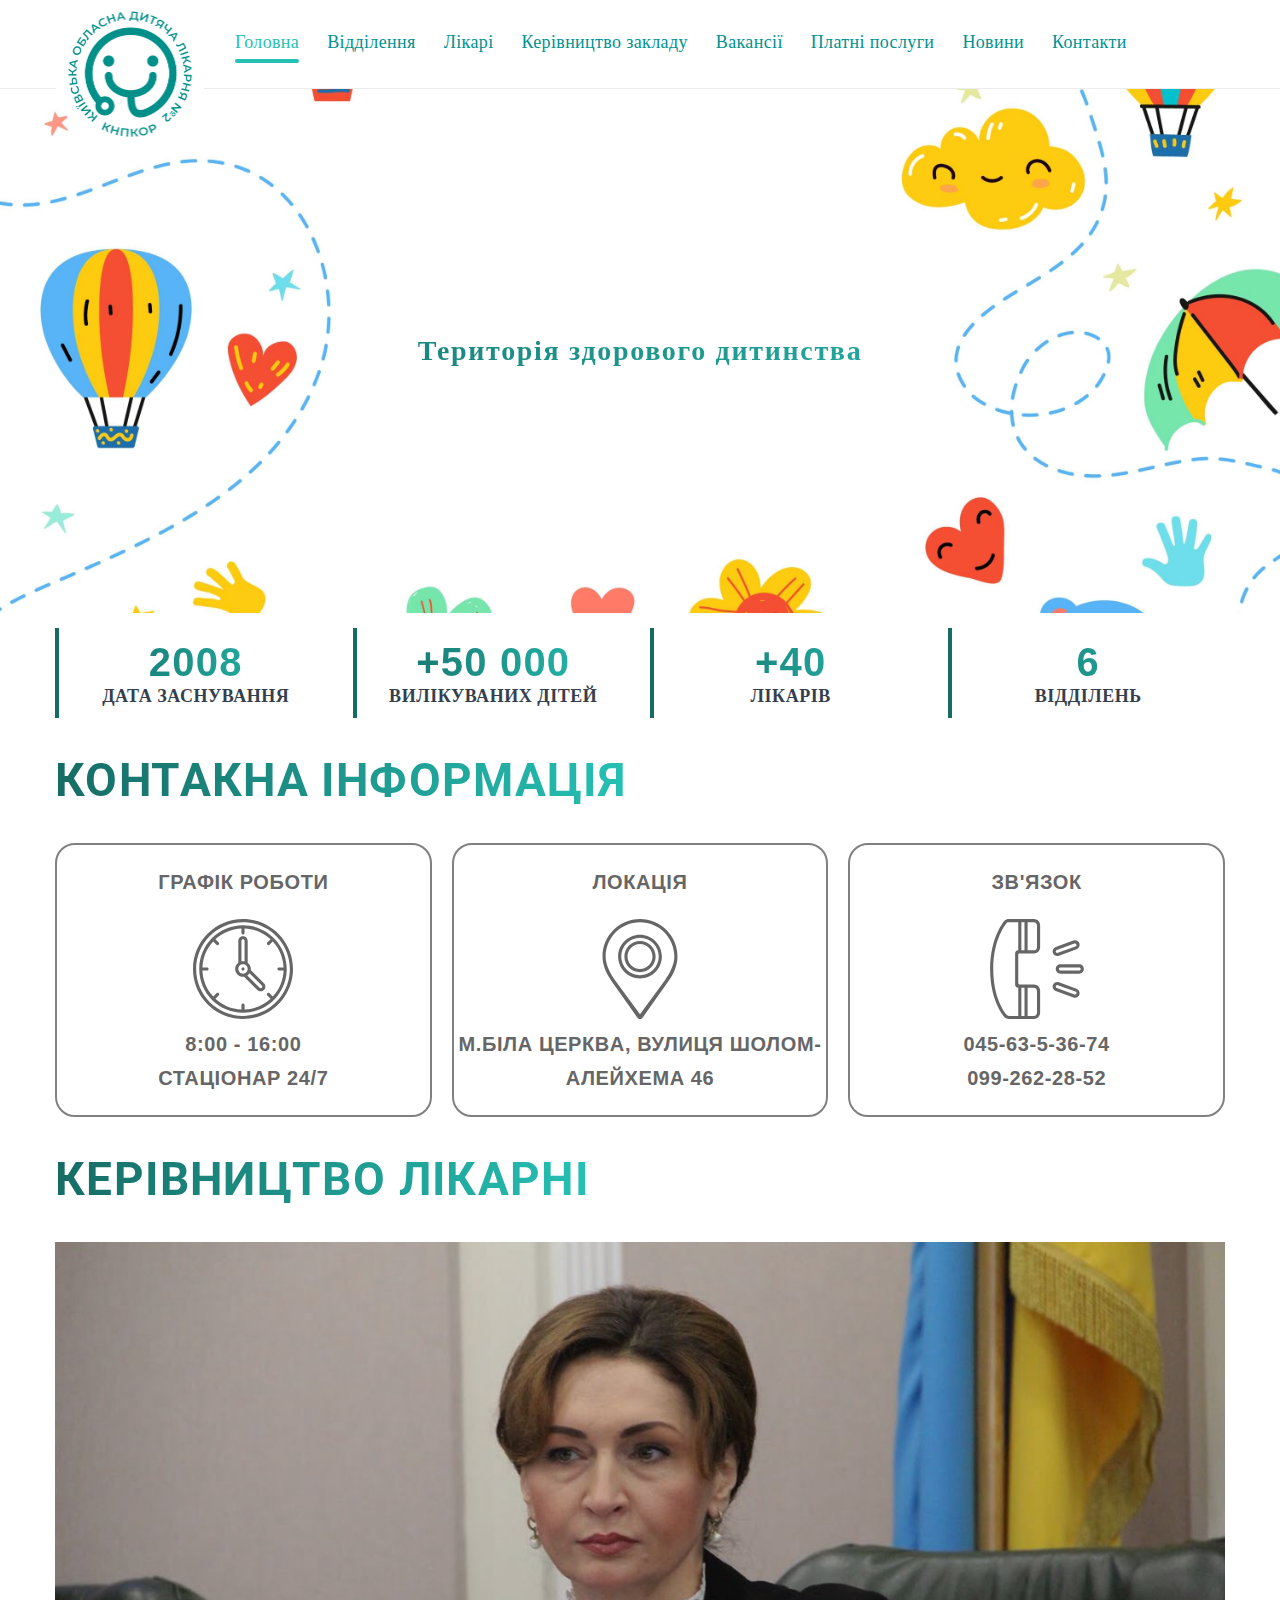
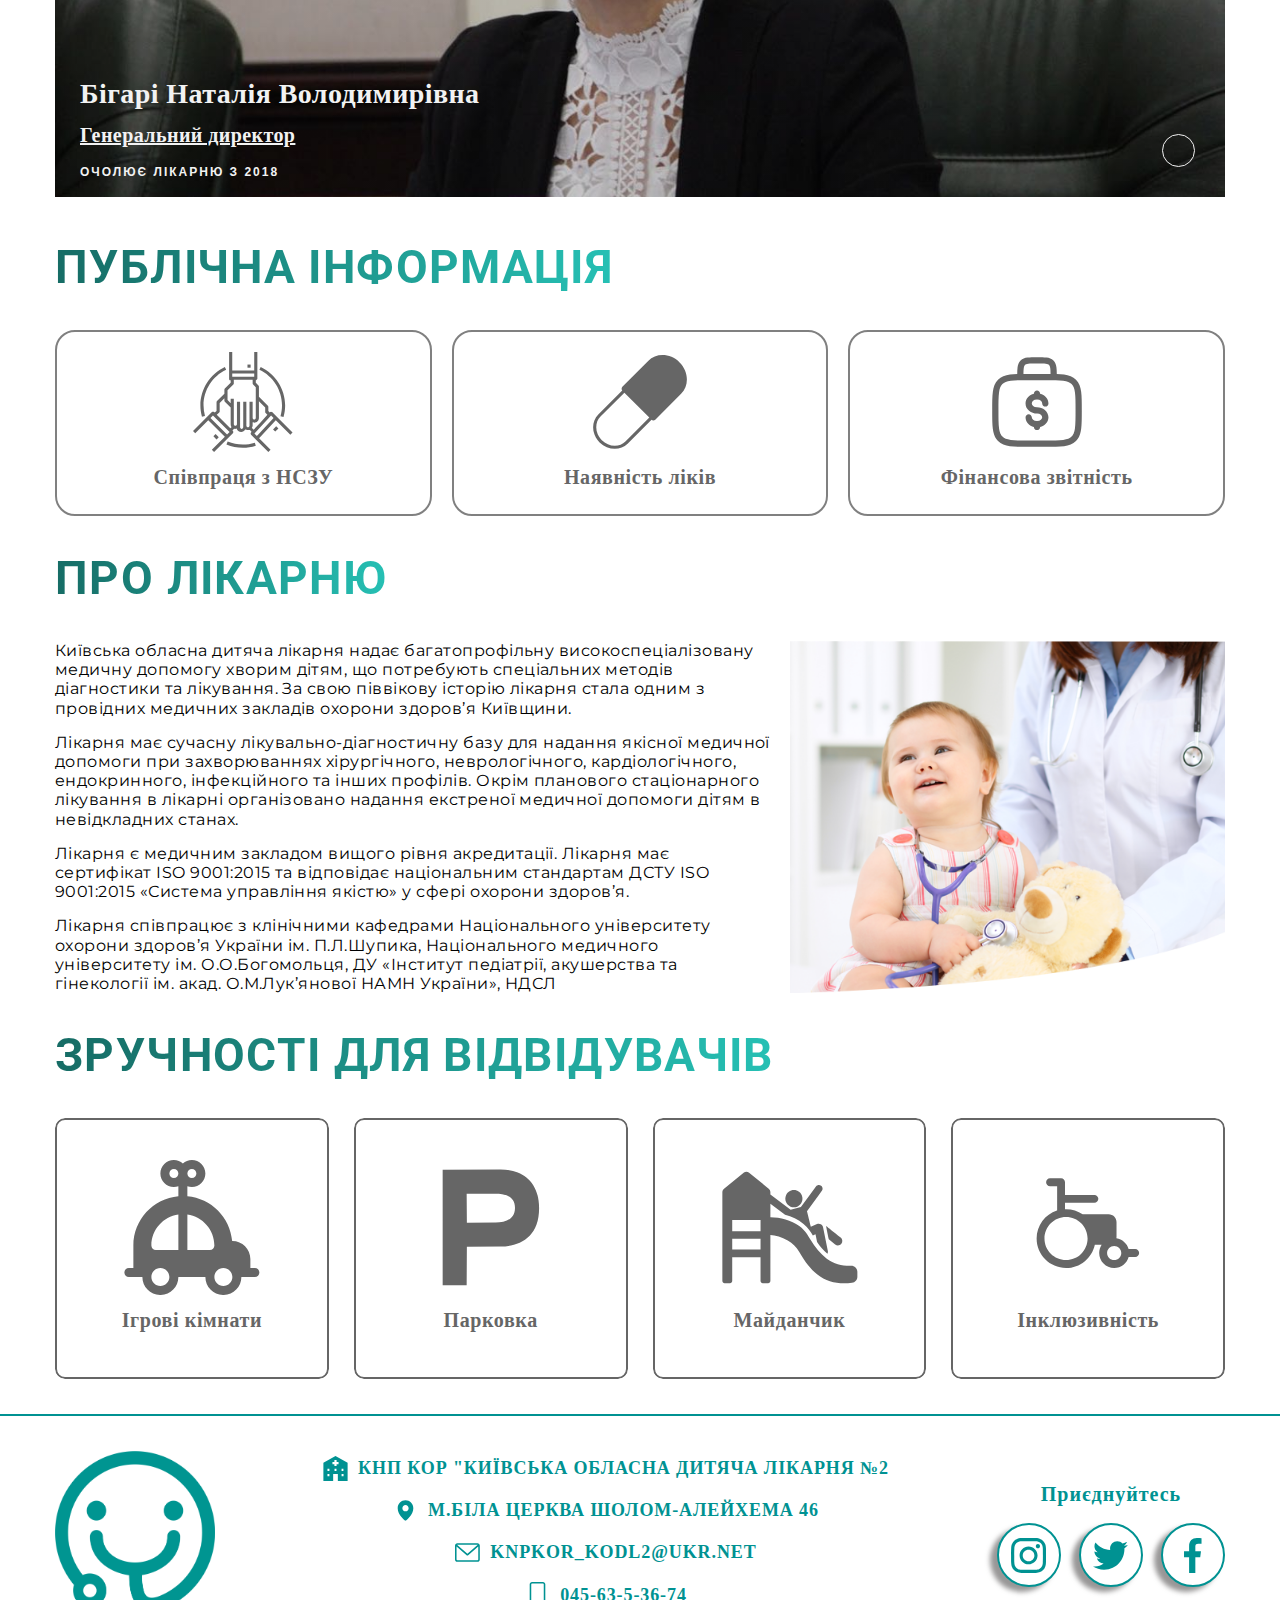
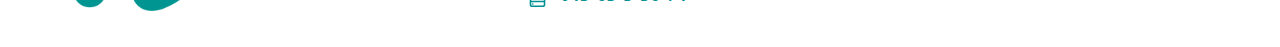
<file: index.html>
<!DOCTYPE html>
<html lang="uk">

<head>
  <meta charset="UTF-8" />
  <meta http-equiv="X-UA-Compatible" content="IE=edge" />
  <meta name="viewport" content="width=device-width, initial-scale=1.0" />
  <link rel="preconnect" href="https://fonts.googleapis.com" />
  <link rel="preconnect" href="https://fonts.gstatic.com" crossorigin />
  <link rel="icon" href="./images/logo-min.png">
  <link href="https://fonts.googleapis.com/css2?family=Raleway:wght@700&family=Roboto:wght@400;500;700;900&display=swap"
    rel="stylesheet" />
  <link rel="preconnect" href="https://fonts.googleapis.com">
  <link rel="preconnect" href="https://fonts.gstatic.com" crossorigin>
  <link
    href="https://fonts.googleapis.com/css2?family=Alegreya:ital,wght@1,400;1,600&family=Borel&family=Lobster&family=Montserrat:wght@400;700&family=Neucha&family=Old+Standard+TT:wght@700&family=Preahvihear&display=swap"
    rel="stylesheet">
  <link rel="preconnect" href="https://fonts.googleapis.com">
  <link rel="preconnect" href="https://fonts.gstatic.com" crossorigin>
  <link
    href="https://fonts.googleapis.com/css2?family=Alegreya:ital,wght@1,400;1,600&family=Borel&family=Lobster&family=Montserrat&family=Neucha&family=Old+Standard+TT:wght@700&family=Preahvihear&display=swap"
    rel="stylesheet">
  <link rel="preconnect" href="https://fonts.googleapis.com">
  <link rel="preconnect" href="https://fonts.gstatic.com" crossorigin>
  <link
    href="https://fonts.googleapis.com/css2?family=Alegreya:ital,wght@1,400;1,600&family=Borel&family=Lobster&family=Neucha&family=Old+Standard+TT:wght@700&family=Preahvihear&display=swap"
    rel="stylesheet">
  <link rel="preconnect" href="https://fonts.googleapis.com">
  <link rel="preconnect" href="https://fonts.gstatic.com" crossorigin>

  <link rel="preconnect" href="https://fonts.gstatic.com" crossorigin>
  <link href="https://fonts.googleapis.com/css2?family=Lobster&display=swap" rel="stylesheet">
  <title>Київська обласна дитяча лікарня №2</title>
  <link rel="stylesheet"
    href="https://cdnjs.cloudflare.com/ajax/libs/modern-normalize/1.1.0/modern-normalize.min.css" />
  <link rel="stylesheet" href="https://cdn.jsdelivr.net/npm/swiper@8/swiper-bundle.min.css">
  <link rel="stylesheet" href="./css/main.css" />


</head>


<body>
  <!-- ШАПКА -->
  <header class="header">
    <div class=" header__container container">
      <div class="header__logo-wrap">
        <img src="./images/logo.png" alt="logo" class=" header__logo--img">
      </div>

      <button type="button" class="header__button">
        <svg width="40" height="40" class="header__icon js-open-menu" aria-expanded="false">
          <use href="./images/icon.svg#menu"></use>
        </svg>
        <svg width="40" height="40" class="header__icon js-close-menu">
          <use href="./images/icon.svg#cross"></use>
        </svg>
      </button>
      <div class="header__burger js-menu-container">
        <nav class="nav">
          <ul class="nav__list list">
            <li class="nav__item">
              <a href="./index.html" class="nav__link link nav__link--current">Головна</a>
            </li>
            </li>
            <li class="nav__item">
              <a href="./departments.html" class="nav__link link">Відділення</a>
            </li>
            <li class="nav__item">
              <a href="./doctors.html" class="nav__link link">Лікарі</a>
            </li>
            <li class="nav__item">
              <a href="./management.html" class="nav__link link">Керівництво закладу</a>
            </li>
            <li class="nav__item">
              <a href="./vacancies.html" class="nav__link link">Вакансії</a>
            </li>
            <li class="nav__item">
              <a href="./paidService.html" class="nav__link link">Платні послуги</a>
            </li>
            <li class="nav__item">
              <a href="./news.html" class="nav__link link">Новини</a>
            </li>
            </li>

            <li class="nav__item">
              <a href="./vacancies.html" class="nav__link link">Контакти</a>
            </li>







          </ul>
        </nav>
        <!-- <ul class="contacts-header list">

          <li class="contacts-header__item">
            <a href="tel:+380961111111" class="contacts-header__link link">
              <svg class="contacts-header__icon" width="10" height="16">
                <use href="./images/icon.svg#icon-smartphone"></use>
              </svg>
              045-63-5-36-74</a>
          </li>
          <li class="contacts-header__item">
            <a href="mailto:info@devstudio.com" class="contacts-header__link link">
              <svg class="contacts-header__icon" width="16" height="12">
                <use href="./images/icon.svg#icon-envelope"></use>
              </svg>
              knpkor_kodl2@ukr.net</a>
          </li>
        </ul> -->
        <ul class="social-burger list">

          <li class="social-burger__item">
            <svg width="10px" height="10px">
              <use href="./images/icon.svg#icon-instagram" style="fill: #757575"></use>
            </svg>
            <a href="" class="social-burger__link link">Instagram</a>
          </li>
          <li class="social-burger__item">
            <svg width="10px" height="10px">
              <use href="./images/icon.svg#icon-twitter" style="fill: #757575"></use>
            </svg>
            <a href="" class="social-burger__link link">Twitter</a>
          </li>
          <li class="social-burger__item">
            <svg width="10px" height="10px">
              <use href="./images/icon.svg#icon-facebook" style="fill: #757575"></use>
            </svg>
            <a href="" class="social-burger__link link">Facebook</a>
          </li>

        </ul>
      </div>

    </div>
  </header>

  <!-- головна сторінка -->
  <main class="main">
    <section class="hero">
      <div class="wrap">
        <h1 class="hero__title">Територія здорового дитинства</h1>

      </div>
    </section>

    <!-- Statistics  -->
    <section class="statistics">
      <ul class="statistics__list container">
        <li class="statistics__item">
          <div class="statistics__wrap">
            <div class="statistics__num">2008</div>
            <div class="statistics__text">Дата заснування</div>
          </div>
        </li>
        <li class="statistics__item">
          <div class="statistics__wrap">
            <div class="statistics__num">+50 000</div>
            <div class="statistics__text">Вилікуваних дітей</div>
          </div>
        </li>
        <li class="statistics__item">
          <div class="statistics__wrap">
            <div class="statistics__num">+40</div>
            <div class="statistics__text">Лікарів</div>
          </div>
        </li>
        <li class="statistics__item">
          <div class="statistics__wrap">
            <div class="statistics__num">6</div>
            <div class="statistics__text">Відділень</div>
          </div>
        </li>
      </ul>
    </section>

    <!-- Info  -->
    <section class="info">
      <div class="container">
        <h3 class="info__title">Контакна Інформація</h3>
        <div class="info__wrap">
          <ul class="info__list">

            <li class="info__item" id="workHours">
              <p class="info__name">Графік Роботи</p>
              <a href="./contants.html" class="info__link">
                <svg class="info__icon" width="100" height="100">
                  <use href="./images/svg/symbol-defs.svg#icon-clock"></use>
                </svg>
              </a>
              <p class="info__description">
                8:00 - 16:00
              </p>
              <p class="info__description">
                Стаціонар 24/7
              </p>
            </li>

            <li class="info__item" id="location">
              <p class="info__name">Локація</p>
              <a href="https://www.google.com.ua/maps/place/%D0%B2%D1%83%D0%BB%D0%B8%D1%86%D1%8F+%D0%A8%D0%BE%D0%BB%D0%BE%D0%BC-%D0%90%D0%BB%D0%B5%D0%B9%D1%85%D0%B5%D0%BC%D0%B0,+46,+%D0%91%D1%96%D0%BB%D0%B0+%D0%A6%D0%B5%D1%80%D0%BA%D0%B2%D0%B0,+%D0%9A%D0%B8%D1%97%D0%B2%D1%81%D1%8C%D0%BA%D0%B0+%D0%BE%D0%B1%D0%BB.,+09100/@49.7907398,30.1263525,17z/data=!3m1!4b1!4m5!3m4!1s0x40d342033c4cab13:0xe44612821b60b0a3!8m2!3d49.7907398!4d30.1263525?entry=ttu"
                target="_blank" class="info__link">
                <svg class="info__icon" width="100" height="100">
                  <use href="./images/svg/symbol-defs.svg#icon-location2"></use>
                </svg>
              </a>
              <p class="info__description">
                м.Біла Церквa, вулиця Шолом-Алейхема 46
              </p>
            </li>

            <li class="info__item" id="call">
              <p class="info__name">Зв'язок</p>

              <a href="tel:+380456353674" class="info__link">
                <svg class="info__icon" width="100" height="100">
                  <use href="./images/svg/symbol-defs.svg#icon-phone2"></use>
                </svg>
              </a>
              <p class="info__description">
                045-63-5-36-74
              </p>
              <p class="info__description">
                099-262-28-52
              </p>
            </li>

          </ul>

        </div>
      </div>

    </section>

    <!-- Menegment  -->
    <section class="menegment">
      <div class="container">
        <h3 class="menegment__title">Керівництво лікарні</h3>

        <div class="person-card">
          <div class="person-card--img" style="background-image:url(./images/НВ.jpg)">
          </div>
          <div class="person-card__darken"></div>
          <div class="person-card__content">
            <h3 class="person-card__content__name">Бігарі Наталія Володимирівна </h3>
            <h4 class="person-card__content__job">Генеральний директор</h4>
            <h4 class="person-card__content__joined">Очолює лікарню з 2018</h4>
            <div class="person-card__content--hidden">
              <span class="rule"></span>
              <p class="person-card__info">Lorem ipsum dolor sit amet consectetur adipisicing elit. Nam numquam saepe,
                unde ea repellendus quidem consectetur est quisquam sunt adipisci officiis fuga tenetur deleniti.
                Minus
                assumenda earum pariatur reprehenderit amet?
                Expedita voluptatum sunt qui maxime laboriosam iste, hic nihil deleniti omnis labore fuga, est
                suscipit
                quidem amet quos libero architecto saepe? Tempora quasi facilis saepe error laborum laudantium sequi!
                Quo.
                Laudantium nisi in quod repellendus! Quisquam ipsam, sunt sed, nobis animi doloremque vitae
                exercitationem alias, aliquid veniam labore laborum architecto voluptas consequuntur qui! Maiores,
                provident perferendis at possimus deserunt maxime.
                Lorem ipsum dolor sit amet consectetur adipisicing elit. Nam numquam saepe,
                unde ea repellendus quidem consectetur est quisquam sunt adipisci officiis fuga tenetur deleniti.
                Minus
                assumenda earum pariatur reprehenderit amet?
                Expedita voluptatum sunt qui maxime laboriosam iste, hic nihil deleniti omnis labore fuga, est
                suscipit
                quidem amet quos libero architecto saepe? Tempora quasi facilis saepe error laborum laudantium sequi!
                Quo.
                Laudantium nisi in quod repellendus! Quisquam ipsam, sunt sed, nobis animi doloremque vitae
                exercitationem alias, aliquid veniam labore laborum architecto voluptas consequuntur qui! Maiores,
                provident perferendis at possimus deserunt maxime.</p>
            </div>
            <div class="person-card__action"></div>
          </div>
          <div class="person-card__action--close"></div>
        </div>



      </div>


    </section>

    <!-- Public information -->
    <section class="public">
      <div class="container">
        <h3 class="public__title">Публічна інформація</h3>
        <ul class="public__list">
          <li class="public__item" id="nszu">
            <svg class="public__icon">
              <use href="./images/publicInformation/publicSprt.svg#coloboration"></use>
            </svg>
            <p class="public__name">Cпівпраця з НСЗУ</p>
          </li>
          <li class="public__item" id="pills">
            <svg class="public__icon">
              <use href="./images/publicInformation/publicSprt.svg#pill"></use>
            </svg>
            <p class="public__name">Наявність ліків</p>
          </li>
          <li class="public__item" id="money">
            <svg class="public__icon">
              <use href="./images/publicInformation/publicSprt.svg#money"></use>
            </svg>
            <p class="public__name">Фінансова звітність</p>

          </li>
        </ul>


      </div>
    </section>

    <!-- About  -->
    <section class="about">
      <div class="container">
        <h3 class="about__title">Про Лікарню</h3>
        <div class="about__wrap">
          <div class="about__text-box">
            <p class="about__text">Київська обласна дитяча лікарня надає багатопрофільну високоспеціалізовану медичну
              допомогу хворим дітям,
              що потребують спеціальних методів діагностики та лікування. За свою піввікову історію лікарня стала одним
              з провідних медичних закладів охорони здоров’я Київщини.</p>
            <p class="about__text">Лікарня має сучасну лікувально-діагностичну базу для надання якісної медичної
              допомоги при захворюваннях
              хірургічного, неврологічного, кардіологічного, ендокринного, інфекційного та інших профілів. Окрім
              планового стаціонарного лікування в лікарні організовано надання екстреної медичної допомоги дітям в
              невідкладних станах.</p>
            <p class="about__text">Лікарня є медичним закладом вищого рівня акредитації.
              Лікарня має сертифікат ISO 9001:2015 та відповідає національним стандартам ДСТУ ISO 9001:2015 «Система
              управління якістю» у сфері охорони здоров’я.</p>
            <p class="about__text">Лікарня співпрацює з клінічними кафедрами Національного університету охорони
              здоров’я України ім.
              П.Л.Шупика, Національного медичного університету ім. О.О.Богомольця, ДУ «Інститут педіатрії, акушерства та
              гінекології ім. акад. О.М.Лук’янової НАМН України», НДСЛ </p>
          </div>
          <div class="about__foto"><img src="./images/pediatria2.png" alt="foto"></div>
        </div>
      </div>
    </section>


    <!-- Comforts  -->
    <section class="comforts ">

      <div class="container">
        <h3 class="comforts__title">Зручності для відвідувачів</h3>
        <div class="comforts__list ">
          <div class="comforts__box">
            <div class="comforts__item">
              <svg class="comforts__icon">
                <use href="./images/comforts/comforts-sprt.svg#playroom"></use>
              </svg>
              <p class="comforts__name">Ігрові кімнати</p>

              <div class="comforts__overlay">
                <p class="comforts__overlay--description">
                  В кожному відділені стаціонару є ігрова кімната
                </p>
              </div>
            </div>

          </div>


          <div class="comforts__box">
            <div class="comforts__item">
              <svg class="comforts__icon">
                <use href="./images/comforts/comforts-sprt.svg#parking"></use>
              </svg>
              <p class="comforts__name">Парковка</p>

              <div class="comforts__overlay">
                <p class="comforts__overlay--description">
                  Спеціально відведені місця для паркування перед лікарнею.
                </p>
              </div>
            </div>

          </div>


          <div class="comforts__box">
            <div class="comforts__item">
              <svg class="comforts__icon">
                <use href="./images/comforts/comforts-sprt.svg#playground"></use>
              </svg>
              <p class="comforts__name">Майданчик</p>

              <div class="comforts__overlay">
                <p class="comforts__overlay--description">
                  У внутрішнюму дворі є ігровий майданчик для наймолодших відвідувачів.
                </p>
              </div>
            </div>

          </div>

          <div class="comforts__box">
            <div class="comforts__item">
              <svg class="comforts__icon">
                <use href="./images/comforts/comforts-sprt.svg#disability"></use>
              </svg>
              <p class="comforts__name">Інклюзивність</p>

              <div class="comforts__overlay">
                <p class="comforts__overlay--description">
                  Лікарня доброзичлива і облаштована для людей з обмеженими
                </p>
              </div>
            </div>

          </div>


        </div>



    </section>

    <!-- Doctors  -->

    <!-- <section class="doctors">

      <div class="container">
        <h1 class="doctors__title">Вузькі спеціалісти</h1>



        <div class="image-slider swiper-container">
          <div class="image-slider__wrapper swiper-wrapper">
            <div class="image-slider__slide swiper-slide">
              <div class="image-slider__image">

                <figure class="doctors__card">
                  <img src="https://www.tviysvit.com.ua/wp-content/uploads/2020/12/kabinet-pediatra-3.jpg"
                    alt="sample87" />
                  <div class="border"></div>
                  <figcaption>
                    <img src="https://med-magazin.ua/media/19/191534-kto-takoj-vrach-terapevt.jpg" alt="profile-sample4"
                      class="profile" />
                    <h2 class="doctors__specialist"> Нефролог</h2>
                    <p class="doctors__person">Тімус Вікторія</p>
                    <p class="doctors__review"> Привіт, я доктор [ваше ім'я], спеціалізуюсь у лікуванні і діагностиці
                      різних захворювань. Моє
                      завдання - надав </p>

                  </figcaption>
                </figure>

              </div>
            </div>
            <div class="image-slider__slide swiper-slide">
              <div class="image-slider__image">

                <figure class="doctors__card">
                  <img src="https://www.tviysvit.com.ua/wp-content/uploads/2020/12/kabinet-pediatra-3.jpg"
                    alt="sample87" />
                  <figcaption>
                    <img src="https://medikom.ua/upload/images/4742/terapiya-kiev-7-0.jpg" alt="profile-sample4"
                      class="profile" />
                    <h2 class="doctors__specialist">Хірург</h2>
                    <p class="doctors__person">Тімус Вікторія</p>
                    <p class="doctors__review"> Привіт, я доктор [ваше ім'я], спеціалізуюсь у лікуванні і діагностиці
                      різних захворювань. Моє
                      завдання - надав </p>

                  </figcaption>
                </figure>

              </div>
            </div>
            <div class="image-slider__slide swiper-slide">
              <div class="image-slider__image">

                <figure class="doctors__card">
                  <img src="https://www.tviysvit.com.ua/wp-content/uploads/2020/12/kabinet-pediatra-3.jpg"
                    alt="sample87" />
                  <figcaption>
                    <img
                      src="https://daily-med.com.ua/wp-content/uploads/2022/07/500x334xportrait-doctor-1-1.jpg.pagespeed.ic_.zn3vnodome.jpg"
                      alt="profile-sample4" class="profile" />
                    <h2 class="doctors__specialist">Кардіолог</h2>
                    <p class="doctors__person">Тімус Вікторія</p>
                    <p class="doctors__review"> Привіт, я доктор [ваше ім'я], спеціалізуюсь у лікуванні і діагностиці
                      різних захворювань. Моє
                      завдання - надав </p>

                  </figcaption>
                </figure>

              </div>
            </div>
            <div class="image-slider__slide swiper-slide">
              <div class="image-slider__image">

                <figure class="doctors__card">
                  <img src="https://www.tviysvit.com.ua/wp-content/uploads/2020/12/kabinet-pediatra-3.jpg">
                  <figcaption>
                    <img src="https://www.helsa.com.ua/wp-content/uploads/2022/09/Demchuk.jpg" alt="profile-sample4"
                      class="profile" />
                    <h2 class="doctors__specialist">Окуліст</h2>
                    <p class="doctors__person">Тімус Вікторія</p>
                    <p class="doctors__review"> Привіт, я доктор [ваше ім'я], спеціалізуюсь у лікуванні і діагностиці
                      різних захворювань. Моє
                      завдання - надав </p>


                  </figcaption>
                </figure>

              </div>
            </div>
            <div class="image-slider__slide swiper-slide">
              <div class="image-slider__image">

                <figure class="doctors__card">
                  <img src="https://s3-us-west-2.amazonaws.com/s.cdpn.io/331810/sample87.jpg" alt="sample87" />
                  <figcaption>
                    <img src="https://s3-us-west-2.amazonaws.com/s.cdpn.io/331810/profile-sample4.jpg"
                      alt="profile-sample4" class="profile" />
                    <h2 class="doctors__specialist"> Нефролог</h2>
                    <p class="doctors__person">Тімус Вікторія</p>
                    <p class="doctors__review"> Привіт, я доктор [ваше ім'я], спеціалізуюсь у лікуванні і діагностиці
                      різних захворювань. Моє
                      завдання - надав </p>


                  </figcaption>
                </figure>
              </div>
            </div>
            <div class="image-slider__slide swiper-slide">
              <div class="image-slider__image">

                <figure class="doctors__card">
                  <img src="https://s3-us-west-2.amazonaws.com/s.cdpn.io/331810/sample87.jpg" alt="sample87" />
                  <figcaption>
                    <img src="https://s3-us-west-2.amazonaws.com/s.cdpn.io/331810/profile-sample4.jpg"
                      alt="profile-sample4" class="profile" />
                    <h2 class="doctors__specialist"> Нефролог</h2>
                    <p class="doctors__person">Тімус Вікторія</p>
                    <p class="doctors__review"> Привіт, я доктор [ваше ім'я], спеціалізуюсь у лікуванні і діагностиці
                      різних захворювань. Моє
                      завдання - надав </p>


                  </figcaption>
                </figure>

              </div>
            </div>

          </div>


          <div class="swiper-button-prev"></div>
          <div class="swiper-button-next"></div>


          <div class="swiper-scrollbar"></div>


        </div>
      </div>
    </section> -->

    <!-- News -->

    <!-- <section class="news">


      <div class="container">
        <h1 class="news__titleName">Новини</h1>
        <div class="news-slider">
          <div class="news-slider__wrp swiper-wrapper">
            <div class="news-slider__item swiper-slide">
              <a href="./vacancies.html" class="news__item">
                <div class="news-date">
                  <span class="news-date__title">24</span>
                  <span class="news-date__txt">May</span>
                </div>
                <div class="news__name">
                  Lorem Ipsum Dolor Sit Amed
                </div>

                <p class="news__txt">
                  Lorem Ipsum is simply dummy text of the printing and typesetting industry. Lorem Ipsum has been the
                  industry's standard dummy text ever since the 1500s...
                </p>

                <div class="news__img">
                  <img
                    src="https://res.cloudinary.com/muhammederdem/image/upload/q_60/v1537132205/news-slider/item-2.webp"
                    alt="news">
                </div>
              </a>
            </div>

            <div class="news-slider__item swiper-slide">
              <a href="./vacancies.html" class="news__item">
                <div class="news-date">
                  <span class="news-date__title">25</span>
                  <span class="news-date__txt">May</span>
                </div>
                <div class="news__name">
                  Lorem Ipsum Dolor Sit Amed
                </div>

                <p class="news__txt">
                  Lorem Ipsum is simply dummy text of the printing and typesetting industry. Lorem Ipsum has been the
                  industry's standard dummy text ever since the 1500s...
                </p>

                <div class="news__img">
                  <img
                    src="https://res.cloudinary.com/muhammederdem/image/upload/q_60/v1537132205/news-slider/item-3.webp"
                    alt="news">
                </div>
              </a>
            </div>

            <div class="news-slider__item swiper-slide">
              <a href="./vacancies.html" class="news__item">
                <div class="news-date">
                  <span class="news-date__title">26</span>
                  <span class="news-date__txt">May</span>
                </div>
                <div class="news__name">
                  Lorem Ipsum Dolor Sit Amed
                </div>

                <p class="news__txt">
                  Lorem Ipsum is simply dummy text of the printing and typesetting industry. Lorem Ipsum has been the
                  industry's standard dummy text ever since the 1500s...
                </p>

                <div class="news__img">
                  <img
                    src="https://res.cloudinary.com/muhammederdem/image/upload/q_60/v1537132205/news-slider/item-4.webp"
                    alt="news">
                </div>
              </a>
            </div>

            <div class="news-slider__item swiper-slide">
              <a href="./vacancies.html" class="news__item">
                <div class="news-date">
                  <span class="news-date__title">27</span>
                  <span class="news-date__txt">May</span>
                </div>
                <div class="news__name">
                  Lorem Ipsum Dolor Sit Amed
                </div>

                <p class="news__txt">
                  Lorem Ipsum is simply dummy text of the printing and typesetting industry. Lorem Ipsum has been the
                  industry's standard dummy text ever since the 1500s...
                </p>

                <div class="news__img">
                  <img
                    src="https://res.cloudinary.com/muhammederdem/image/upload/q_60/v1537132205/news-slider/item-2.webp"
                    alt="news">
                </div>
              </a>
            </div>

            <div class="news-slider__item swiper-slide">
              <a href="./vacancies.html" class="news__item">
                <div class="news-date">
                  <span class="news-date__title">28</span>
                  <span class="news-date__txt">May</span>
                </div>
                <div class="news__name">
                  Lorem Ipsum Dolor Sit Amed
                </div>

                <p class="news__txt">
                  Lorem Ipsum is simply dummy text of the printing and typesetting industry. Lorem Ipsum has been the
                  industry's standard dummy text ever since the 1500s...
                </p>

                <div class="news__img">
                  <img
                    src="https://res.cloudinary.com/muhammederdem/image/upload/q_60/v1537132205/news-slider/item-5.webp"
                    alt="news">
                </div>
              </a>
            </div>

            <div class="news-slider__item swiper-slide">
              <a href="./vacancies.html" class="news__item">
                <div class="news-date">
                  <span class="news-date__title">29</span>
                  <span class="news-date__txt">May</span>
                </div>
                <div class="news__name">
                  Lorem Ipsum Dolor Sit Amed
                </div>

                <p class="news__txt">
                  Lorem Ipsum is simply dummy text of the printing and typesetting industry. Lorem Ipsum has been the
                  industry's standard dummy text ever since the 1500s...
                </p>

                <div class="news__img">
                  <img
                    src="https://res.cloudinary.com/muhammederdem/image/upload/q_60/v1537132205/news-slider/item-4.webp"
                    alt="news">
                </div>
              </a>
            </div>
          </div>

          <div class="news-slider__ctr">

            <div class="news-slider__arrows">
              <button class="news-slider__arrow news-slider-prev">
                <span class="icon-font">

                  <svg width="64" height="64" viewBox="-2.4 -2.4 28.8 28.8" fill="none"
                    xmlns="http://www.w3.org/2000/svg" stroke="#26c0b4">
                    <path d="M6 12h12M6 12l5-5m-5 5 5 5" stroke-width="1.44" stroke-linecap="round"
                      stroke-linejoin="round" />
                  </svg>
                </span>
              </button>
              <button class="news-slider__arrow news-slider-next">
                <span class="icon-font">
                  <svg width="64" height="64" viewBox="-2.4 -2.4 28.8 28.8" fill="none"
                    xmlns="http://www.w3.org/2000/svg" stroke="#26c0b4">
                    <path d="M6 12h12m0 0-5-5m5 5-5 5" stroke-width="1.44" stroke-linecap="round"
                      stroke-linejoin="round" />
                  </svg>
                </span>
              </button>
            </div>

            <div class="news-slider__pagination"></div>

          </div>

        </div>

      </div>




      </div>
      <!-- 
      <svg hidden="hidden">
        <defs>
          <symbol id="icon-arrow-left" viewBox="0 0 32 32">
            <title>arrow-left</title>
            <path
              d="M0.704 17.696l9.856 9.856c0.896 0.896 2.432 0.896 3.328 0s0.896-2.432 0-3.328l-5.792-5.856h21.568c1.312 0 2.368-1.056 2.368-2.368s-1.056-2.368-2.368-2.368h-21.568l5.824-5.824c0.896-0.896 0.896-2.432 0-3.328-0.48-0.48-1.088-0.704-1.696-0.704s-1.216 0.224-1.696 0.704l-9.824 9.824c-0.448 0.448-0.704 1.056-0.704 1.696s0.224 1.248 0.704 1.696z">
            </path>
          </symbol>
          <symbol id="icon-arrow-right" viewBox="0 0 32 32">
            <title>arrow-right</title>
            <path
              d="M31.296 14.336l-9.888-9.888c-0.896-0.896-2.432-0.896-3.328 0s-0.896 2.432 0 3.328l5.824 5.856h-21.536c-1.312 0-2.368 1.056-2.368 2.368s1.056 2.368 2.368 2.368h21.568l-5.856 5.824c-0.896 0.896-0.896 2.432 0 3.328 0.48 0.48 1.088 0.704 1.696 0.704s1.216-0.224 1.696-0.704l9.824-9.824c0.448-0.448 0.704-1.056 0.704-1.696s-0.224-1.248-0.704-1.664z">
            </path>
          </symbol>
        </defs>
      </svg> 





 

      </div>
      </div>
    </section> 

    <!-- Vacancy -->

    <!-- Vacancy -->

    <!-- <section class="vacancy">
      <div class="container">
        <h1 class="vacancy__title">Актуальні вакансії</h1>

        <ul class="vacancy__list">



          <li class="vacancy__item ">
            <img class="vacancy__item-img-top" src="./images/doctorsVacancy.jpeg" alt="">
            <div class="vacancy__info">
              <h5>Лікар-офтальмолог <br />
                <span>КНП КОР "Київська обласна дитяча лікарня №2"</span>
                <span>м.Біла Церква, вул. Шолом-Алейхема 46</span>
              </h5>

            </div>
          </li>

          <li class="vacancy__item ">
            <img class="vacancy__item-img-top" src="./images/doctorsVacancy.jpeg" alt="">
            <div class="vacancy__info">
              <h5>Лікар-офтальмолог <br />
                <span>КНП КОР "Київська обласна дитяча лікарня №2"</span>
                <span>м.Біла Церква, вул. Шолом-Алейхема 46</span>
              </h5>

            </div>
          </li>

          <li class="vacancy__item ">
            <img class="vacancy__item-img-top" src="./images/doctorsVacancy.jpeg" alt="">
            <div class="vacancy__info">
              <h5>Лікар-офтальмолог <br />
                <span>КНП КОР "Київська обласна дитяча лікарня №2"</span>
                <span>м.Біла Церква, вул. Шолом-Алейхема 46</span>
              </h5>

            </div>
          </li>
          <li class="vacancy__item ">
            <img class="vacancy__item-img-top" src="./images/doctorsVacancy.jpeg" alt="">
            <div class="vacancy__info">
              <h5>Лікар-офтальмолог <br />
                <span>КНП КОР "Київська обласна дитяча лікарня №2"</span>
                <span>м.Біла Церква, вул. Шолом-Алейхема 46</span>
              </h5>

            </div>
          </li>

        </ul>








    </section> -->

    <!-- Fonds -->

    <!-- <section class="fonds">
      <div class="container">
        <h1 class="fonds__title">Благодійні організації, які надають нам допомогу
        </h1>

        <ul class="fonds__list">
          <li class="fonds__item">
            <a href="https://www.zdorovi.help/" target="_blank" class="fonds__link">
              <img src="./images/BF-zdorovi.jpg" alt="" class="fonds__img">
            </a>
          </li>
          <li class="fonds__item">
            <a href="https://www.zdorovi.help/" target="_blank" class="fonds__link">
              <img src="./images/BF-zdorovi.jpg" alt="" class="fonds__img">
            </a>
          </li>
          <li class="fonds__item">
            <a href="https://www.zdorovi.help/" target="_blank" class="fonds__link">
              <img src="./images/BF-zdorovi.jpg" alt="" class="fonds__img">
            </a>
          </li>
        </ul>
      </div>
    </section> -->

    <!-- Footer -->

    <footer class="footer">
      <div class="container">
        <div class="footer__wrap">
          <!-- a.footer__logo -->
          <div class="footer__logo">
            <a class="" href="#">
              <img class="footer__logo-img" src="./images/logo-min.png" alt="logo">
            </a>
          </div>

          <div class="footer__location">
            <div class="footer__address">
              <!-- <h3 class="footer__title">Контакти:</h3> -->
              <ul class="footer__address-list">
                <li class="footer__address-item">
                  <a href="#" class="footer__address-link">
                    <svg class="footer__address-icon" id="svg" width="20px" height="20px">
                      <use href="./images/icon.svg#icon-medecine-centre"></use>
                    </svg>
                    КНП КОР "Київська обласна дитяча лікарня №2
                  </a>
                </li>
                <li class="footer__address-item">
                  <a href="https://www.google.com.ua/maps/place/%D0%B2%D1%83%D0%BB%D0%B8%D1%86%D1%8F+%D0%A8%D0%BE%D0%BB%D0%BE%D0%BC-%D0%90%D0%BB%D0%B5%D0%B9%D1%85%D0%B5%D0%BC%D0%B0,+46,+%D0%91%D1%96%D0%BB%D0%B0+%D0%A6%D0%B5%D1%80%D0%BA%D0%B2%D0%90,+%D0%9A%D0%B8%D1%97%D0%B2%D1%81%D1%8C%D0%BA%D0%B0+%D0%BE%D0%B1%D0%BB.,+09100/@49.7907432,30.1237776,17z/data=!3m1!4b1!4m5!3m4!1s0x40d342033c4cab13:0xe44612821b60b0a3!8m2!3d49.7907398!4d30.1263525?entry=ttu"
                    target="_blank" class="footer__address-link">
                    <svg class="footer__address-icon" id="svg" width="20px" height="20px">
                      <use href="./images/icon.svg#icon-location"></use>
                    </svg>
                    м.Біла Церква Шолом-Алейхема 46
                  </a>
                </li>

                <li class="footer__address-item">
                  <a href="mailto:knpkor_kodl2@ukr.net" class="footer__address-link">
                    <svg class="footer__address-icon" width="20" height="16">
                      <use href="./images/icon.svg#icon-envelope"></use>
                    </svg>knpkor_kodl2@ukr.net</a>
                </li>



                <li class="footer__address-item">
                  <a href="tel:+380456353674" class="footer__address-link">
                    <svg class="footer__address-icon" width="21.5" height="20">
                      <use href="./images/icon.svg#icon-smartphone"></use>
                    </svg>045-63-5-36-74</a>
                </li>
              </ul>
            </div>
          </div>

          <div class="footer__socials">

            <h3 class="footer__social-title">Приєднуйтесь</h3>


            <ul class="footer__social-list">
              <li class="footer__social-item">
                <a class="footer__social-link" href="">
                  <svg class="footer__social-icon" id="svg" width="20px" height="20px">
                    <use href="./images/icon.svg#icon-instagram"></use>
                  </svg>
                </a>
              </li>

              <li class="footer__social-item">
                <a class="footer__social-link" href="">
                  <svg class="footer__social-icon" id="svg" width="20px" height="20px">
                    <use href="./images/icon.svg#icon-twitter"></use>
                  </svg>
                </a>
              </li>

              <li class="footer__social-item">
                <a class="footer__social-link" href="">
                  <svg class="footer__social-icon" id="svg" width="20px" height="20px">
                    <use href="./images/icon.svg#icon-facebook"></use>
                  </svg>
                </a>
              </li>
            </ul>
          </div>



        </div>
    </footer>



    <script src="./js/menu.js" type="module"></script>
    <script src="./js/info.js" type="module"></script>
    <script src="./js/menegment.js" type="module"></script>
    <script src="./js/publicInformation.js" type="module"></script>


    <script src="./js/departmensSlider.js" type="module"></script>
    <script src="./js/doctorsSlider.js" type="module"></script>
    <script src="./js/newsSlider.js" type="module"></script>
    <script src="./js/vacancyCard.js" type="module"></script>




    <script src="https://cdn.jsdelivr.net/npm/swiper@10/swiper-bundle.min.js"></script>
    <script src="https://code.jquery.com/jquery-3.6.0.min.js"></script>

</body>

</html>
</file>
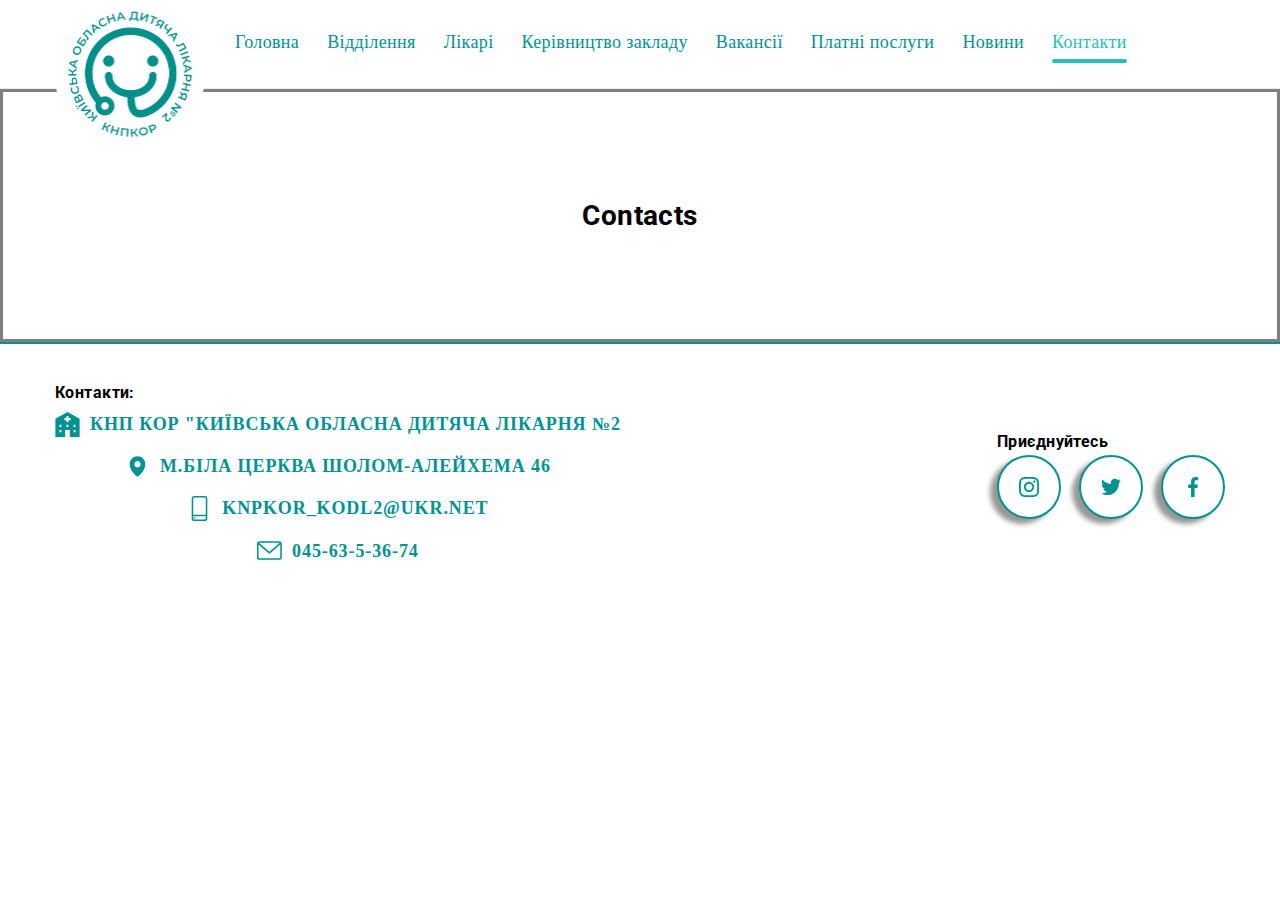
<file: contants.html>
<!DOCTYPE html>
<html lang="uk">

<head>
    <meta charset="UTF-8" />
    <meta http-equiv="X-UA-Compatible" content="IE=edge" />
    <meta name="viewport" content="width=device-width, initial-scale=1.0" />
    <link rel="preconnect" href="https://fonts.googleapis.com" />
    <link rel="preconnect" href="https://fonts.gstatic.com" crossorigin />
    <link rel="icon" href="./images/logo-min.png">
    <link
        href="https://fonts.googleapis.com/css2?family=Raleway:wght@700&family=Roboto:wght@400;500;700;900&display=swap"
        rel="stylesheet" />
    <link rel="preconnect" href="https://fonts.googleapis.com">
    <link rel="preconnect" href="https://fonts.gstatic.com" crossorigin>
    <link
        href="https://fonts.googleapis.com/css2?family=Alegreya:ital,wght@1,400;1,600&family=Borel&family=Lobster&family=Neucha&family=Old+Standard+TT:wght@700&family=Preahvihear&display=swap"
        rel="stylesheet">
    <link rel="preconnect" href="https://fonts.googleapis.com">
    <link rel="preconnect" href="https://fonts.gstatic.com" crossorigin>

    <link rel="preconnect" href="https://fonts.gstatic.com" crossorigin>
    <link href="https://fonts.googleapis.com/css2?family=Lobster&display=swap" rel="stylesheet">
    <title>Київська обласна дитяча лікарня №2</title>
    <link rel="stylesheet"
        href="https://cdnjs.cloudflare.com/ajax/libs/modern-normalize/1.1.0/modern-normalize.min.css" />
    <link rel="stylesheet" href="https://cdn.jsdelivr.net/npm/swiper@8/swiper-bundle.min.css">
    <link rel="stylesheet" href="./css/main.css" />


</head>


<body>
    <!-- ШАПКА -->
    <header class="header">
        <div class=" header__container container">
            <div class="header__logo-wrap">

                <img src="./images/logo.png" alt="logo" class=" header__logo--img">

            </div>

            <button type="button" class="header__button">
                <svg width="40" height="40" class="header__icon js-open-menu" aria-expanded="false">
                    <use href="./images/icon.svg#menu"></use>
                </svg>
                <svg width="40" height="40" class="header__icon js-close-menu">
                    <use href="./images/icon.svg#cross"></use>
                </svg>




            </button>
            <div class="header__burger js-menu-container">
                <nav class="nav">
                    <ul class="nav__list list">
                        <li class="nav__item">
                            <a href="./index.html" class="nav__link link">Головна</a>
                        </li>

                        </li>
                        <li class="nav__item">
                            <a href="./departments.html" class="nav__link link">Відділення</a>
                        </li>


                        <li class="nav__item">
                            <a href="./doctors.html" class="nav__link link ">Лікарі</a>
                        </li>


                        <li class="nav__item">
                            <a href="./management.html" class="nav__link link ">Керівництво
                                закладу</a>
                        </li>

                        <li class="nav__item">
                            <a href="./vacancies.html" class="nav__link link ">Вакансії</a>
                        </li>

                        <li class="nav__item">
                            <a href="./paidService.html" class="nav__link link ">Платні послуги</a>
                        </li>

                        <li class="nav__item">
                            <a href="./news.html" class="nav__link link ">Новини</a>
                        </li>

                        <li class="nav__item">
                            <a href="./contants.html" class="nav__link link nav__link--current">Контакти</a>
                        </li>







                    </ul>
                </nav>

                <ul class="social-burger list">

                    <li class="social-burger__item">
                        <svg width="10px" height="10px">
                            <use href="./images/icon.svg#icon-instagram" style="fill: #757575"></use>
                        </svg>
                        <a href="" class="social-burger__link link">Instagram</a>
                    </li>
                    <li class="social-burger__item">
                        <svg width="10px" height="10px">
                            <use href="./images/icon.svg#icon-twitter" style="fill: #757575"></use>
                        </svg>
                        <a href="" class="social-burger__link link">Twitter</a>
                    </li>
                    <li class="social-burger__item">
                        <svg width="10px" height="10px">
                            <use href="./images/icon.svg#icon-facebook" style="fill: #757575"></use>
                        </svg>
                        <a href="" class="social-burger__link link">Facebook</a>
                    </li>

                </ul>
            </div>


        </div>
    </header>

    <!-- головна сторінка -->
    <main>
        <h1 style="text-align: center; padding: 100px; border: 3px solid grey;">Contacts</h1>
    </main>



    <!-- Footer -->

    <footer class="footer">
        <div class="container">
            <div class="footer__wrap">
                <!-- 
          <div class="footer__logo">
            <a href="#">
              <img src="./images/logo-min.png" alt="logo">

            </a>
          </div> -->


                <div class="footer__location">
                    <div class="footer__address">
                        <h3 class="footer__title">Контакти:</h3>
                        <ul class="footer__address-list">
                            <li class="footer__address-item">
                                <a href="#" class="footer__address-link">
                                    <svg class="footer__address-icon" id="svg" width="20px" height="20px">
                                        <use href="./images/icon.svg#icon-medecine-centre"></use>
                                    </svg>
                                    КНП КОР "Київська обласна дитяча лікарня №2
                                </a>
                            </li>
                            <li class="footer__address-item">
                                <a href="https://www.google.com.ua/maps/place/%D0%B2%D1%83%D0%BB%D0%B8%D1%86%D1%8F+%D0%A8%D0%BE%D0%BB%D0%BE%D0%BC-%D0%90%D0%BB%D0%B5%D0%B9%D1%85%D0%B5%D0%BC%D0%B0,+46,+%D0%91%D1%96%D0%BB%D0%B0+%D0%A6%D0%B5%D1%80%D0%BA%D0%B2%D0%90,+%D0%9A%D0%B8%D1%97%D0%B2%D1%81%D1%8C%D0%BA%D0%B0+%D0%BE%D0%B1%D0%BB.,+09100/@49.7907432,30.1237776,17z/data=!3m1!4b1!4m5!3m4!1s0x40d342033c4cab13:0xe44612821b60b0a3!8m2!3d49.7907398!4d30.1263525?entry=ttu"
                                    target="_blank" class="footer__address-link">
                                    <svg class="footer__address-icon" id="svg" width="20px" height="20px">
                                        <use href="./images/icon.svg#icon-location"></use>
                                    </svg>
                                    м.Біла Церква Шолом-Алейхема 46
                                </a>
                            </li>

                            <li class="footer__address-item">
                                <a href="mailto:knpkor_kodl2@ukr.net" class="footer__address-link">
                                    <svg class="footer__address-icon" width="20" height="16">
                                        <use href="./images/icon.svg#icon-smartphone"></use>
                                    </svg>knpkor_kodl2@ukr.net</a>
                            </li>



                            <li class="footer__address-item">
                                <a href="tel:+380456353674" class="footer__address-link">
                                    <svg class="footer__address-icon" width="21.5" height="12">
                                        <use href="./images/icon.svg#icon-envelope"></use>
                                    </svg>045-63-5-36-74</a>
                            </li>
                        </ul>
                    </div>
                </div>


                <div class="footer__socials">

                    <h3 class="footer__title">Приєднуйтесь</h3>


                    <ul class="footer__social-list">
                        <li class="footer__social-item">
                            <a class="footer__social-link" href="">
                                <svg id="svg" width="20px" height="20px">
                                    <use href="./images/icon.svg#icon-instagram"></use>
                                </svg>
                            </a>
                        </li>

                        <li class="footer__social-item">
                            <a class="footer__social-link" href="">
                                <svg id="svg" width="20px" height="20px">
                                    <use href="./images/icon.svg#icon-twitter"></use>
                                </svg>
                            </a>
                        </li>

                        <li class="footer__social-item">
                            <a class="footer__social-link" href="">
                                <svg id="svg" width="20px" height="20px">
                                    <use href="./images/icon.svg#icon-facebook"></use>
                                </svg>
                            </a>
                        </li>
                    </ul>
                </div>

            </div>



    </footer>







    <script src="./js/menu.js" type="module"></script>
    <script src="./js/departmensSlider.js" type="module"></script>
    <script src="./js/doctorsSlider.js" type="module"></script>
    <script src="./js/newsSlider.js" type="module"></script>
    <script src="./js/vacancyCard.js" type="module"></script>




    <script src="https://cdn.jsdelivr.net/npm/swiper@10/swiper-bundle.min.js"></script>
    <script src="https://code.jquery.com/jquery-3.6.0.min.js"></script>

</body>

</html>
</file>
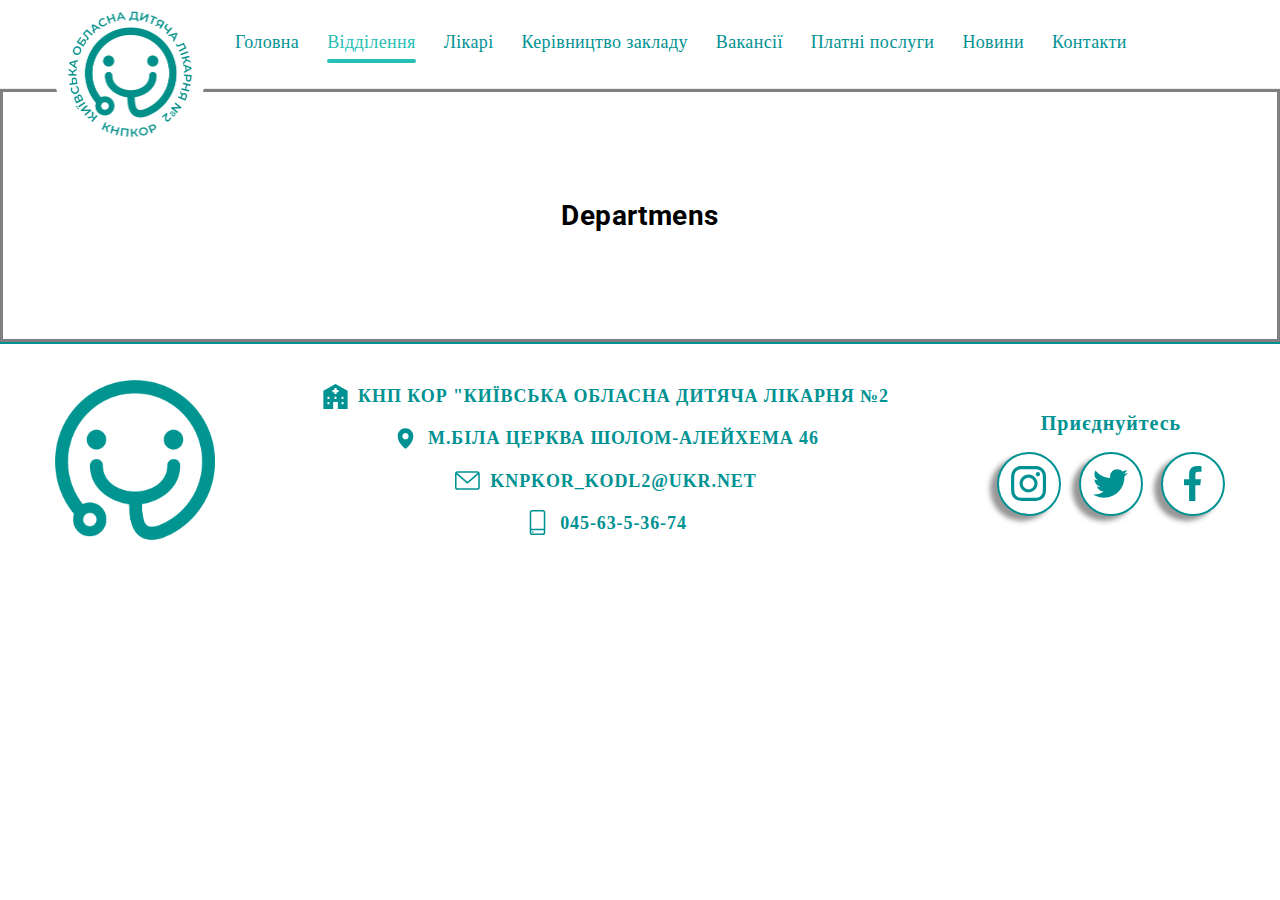
<file: departments.html>
<!DOCTYPE html>
<html lang="uk">

<head>
    <meta charset="UTF-8" />
    <meta http-equiv="X-UA-Compatible" content="IE=edge" />
    <meta name="viewport" content="width=device-width, initial-scale=1.0" />
    <link rel="preconnect" href="https://fonts.googleapis.com" />
    <link rel="preconnect" href="https://fonts.gstatic.com" crossorigin />
    <link rel="icon" href="./images/logo-min.png">
    <link
        href="https://fonts.googleapis.com/css2?family=Raleway:wght@700&family=Roboto:wght@400;500;700;900&display=swap"
        rel="stylesheet" />
    <link rel="preconnect" href="https://fonts.googleapis.com">
    <link rel="preconnect" href="https://fonts.gstatic.com" crossorigin>
    <link
        href="https://fonts.googleapis.com/css2?family=Alegreya:ital,wght@1,400;1,600&family=Borel&family=Lobster&family=Neucha&family=Old+Standard+TT:wght@700&family=Preahvihear&display=swap"
        rel="stylesheet">
    <link rel="preconnect" href="https://fonts.googleapis.com">
    <link rel="preconnect" href="https://fonts.gstatic.com" crossorigin>

    <link rel="preconnect" href="https://fonts.gstatic.com" crossorigin>
    <link href="https://fonts.googleapis.com/css2?family=Lobster&display=swap" rel="stylesheet">
    <title>Київська обласна дитяча лікарня №2</title>
    <link rel="stylesheet"
        href="https://cdnjs.cloudflare.com/ajax/libs/modern-normalize/1.1.0/modern-normalize.min.css" />
    <link rel="stylesheet" href="https://cdn.jsdelivr.net/npm/swiper@8/swiper-bundle.min.css">
    <link rel="stylesheet" href="./css/main.css" />
    <style>
        .table-data {
            margin: 20px;
            display: inline-block;
            text-align: left;
        }

        .table-data tr {
            border-bottom: 1px solid black;
        }

        .table-data th,
        .table-data td {
            padding: 5px;
        }

        .table-data th {
            font-weight: bold;
        }
    </style>


</head>


<body>
    <!-- ШАПКА -->
    <header class="header">
        <div class=" header__container container">
            <div class="header__logo-wrap">

                <img src="./images/logo.png" alt="logo" class=" header__logo--img">

            </div>

            <button type="button" class="header__button">
                <svg width="40" height="40" class="header__icon js-open-menu" aria-expanded="false">
                    <use href="./images/icon.svg#menu"></use>
                </svg>
                <svg width="40" height="40" class="header__icon js-close-menu">
                    <use href="./images/icon.svg#cross"></use>
                </svg>




            </button>
            <div class="header__burger js-menu-container">
                <nav class="nav">
                    <ul class="nav__list list">
                        <li class="nav__item">
                            <a href="./index.html" class="nav__link link">Головна</a>
                        </li>

                        </li>
                        <li class="nav__item">
                            <a href="./departments.html" class="nav__link nav__link--current">Відділення</a>
                        </li>


                        <li class="nav__item">
                            <a href="./doctors.html" class="nav__link link">Лікарі</a>
                        </li>


                        <li class="nav__item">
                            <a href="./management.html" class="nav__link link">Керівництво закладу</a>
                        </li>

                        <li class="nav__item">
                            <a href="./vacancies.html" class="nav__link link">Вакансії</a>
                        </li>

                        <li class="nav__item">
                            <a href="./paidService.html" class="nav__link link">Платні послуги</a>
                        </li>

                        <li class="nav__item">
                            <a href="./vacancies.html" class="nav__link link">Новини</a>
                        </li>

                        <li class="nav__item">
                            <a href="./contants.html" class="nav__link link">Контакти</a>
                        </li>
                        </li>
                        </li>







                    </ul>
                </nav>
                <!-- <ul class="contacts-header list">

          <li class="contacts-header__item">
            <a href="tel:+380961111111" class="contacts-header__link link">
              <svg class="contacts-header__icon" width="10" height="16">
                <use href="./images/icon.svg#icon-smartphone"></use>
              </svg>
              045-63-5-36-74</a>
          </li>
          <li class="contacts-header__item">
            <a href="mailto:info@devstudio.com" class="contacts-header__link link">
              <svg class="contacts-header__icon" width="16" height="12">
                <use href="./images/icon.svg#icon-envelope"></use>
              </svg>
              knpkor_kodl2@ukr.net</a>
          </li>
        </ul> -->
                <ul class="social-burger list">

                    <li class="social-burger__item">
                        <svg width="10px" height="10px">
                            <use href="./images/icon.svg#icon-instagram" style="fill: #757575"></use>
                        </svg>
                        <a href="" class="social-burger__link link">Instagram</a>
                    </li>
                    <li class="social-burger__item">
                        <svg width="10px" height="10px">
                            <use href="./images/icon.svg#icon-twitter" style="fill: #757575"></use>
                        </svg>
                        <a href="" class="social-burger__link link">Twitter</a>
                    </li>
                    <li class="social-burger__item">
                        <svg width="10px" height="10px">
                            <use href="./images/icon.svg#icon-facebook" style="fill: #757575"></use>
                        </svg>
                        <a href="" class="social-burger__link link">Facebook</a>
                    </li>

                </ul>
            </div>


        </div>
    </header>

    <!-- головна сторінка -->
    <main>
        <h1 style="text-align: center; padding: 100px; border: 3px solid grey;">Departmens</h1>

    </main>



    <!-- Footer -->

    <footer class="footer">
        <div class="container">
            <div class="footer__wrap">
                <!-- a.footer__logo -->
                <div class="footer__logo">
                    <a class="" href="#">
                        <img class="footer__logo-img" src="./images/logo-min.png" alt="logo">
                    </a>
                </div>

                <div class="footer__location">
                    <div class="footer__address">
                        <!-- <h3 class="footer__title">Контакти:</h3> -->
                        <ul class="footer__address-list">
                            <li class="footer__address-item">
                                <a href="#" class="footer__address-link">
                                    <svg class="footer__address-icon" id="svg" width="20px" height="20px">
                                        <use href="./images/icon.svg#icon-medecine-centre"></use>
                                    </svg>
                                    КНП КОР "Київська обласна дитяча лікарня №2
                                </a>
                            </li>
                            <li class="footer__address-item">
                                <a href="https://www.google.com.ua/maps/place/%D0%B2%D1%83%D0%BB%D0%B8%D1%86%D1%8F+%D0%A8%D0%BE%D0%BB%D0%BE%D0%BC-%D0%90%D0%BB%D0%B5%D0%B9%D1%85%D0%B5%D0%BC%D0%B0,+46,+%D0%91%D1%96%D0%BB%D0%B0+%D0%A6%D0%B5%D1%80%D0%BA%D0%B2%D0%90,+%D0%9A%D0%B8%D1%97%D0%B2%D1%81%D1%8C%D0%BA%D0%B0+%D0%BE%D0%B1%D0%BB.,+09100/@49.7907432,30.1237776,17z/data=!3m1!4b1!4m5!3m4!1s0x40d342033c4cab13:0xe44612821b60b0a3!8m2!3d49.7907398!4d30.1263525?entry=ttu"
                                    target="_blank" class="footer__address-link">
                                    <svg class="footer__address-icon" id="svg" width="20px" height="20px">
                                        <use href="./images/icon.svg#icon-location"></use>
                                    </svg>
                                    м.Біла Церква Шолом-Алейхема 46
                                </a>
                            </li>

                            <li class="footer__address-item">
                                <a href="mailto:knpkor_kodl2@ukr.net" class="footer__address-link">
                                    <svg class="footer__address-icon" width="20" height="16">
                                        <use href="./images/icon.svg#icon-envelope"></use>
                                    </svg>knpkor_kodl2@ukr.net</a>
                            </li>



                            <li class="footer__address-item">
                                <a href="tel:+380456353674" class="footer__address-link">
                                    <svg class="footer__address-icon" width="21.5" height="20">
                                        <use href="./images/icon.svg#icon-smartphone"></use>
                                    </svg>045-63-5-36-74</a>
                            </li>
                        </ul>
                    </div>
                </div>

                <div class="footer__socials">

                    <h3 class="footer__social-title">Приєднуйтесь</h3>


                    <ul class="footer__social-list">
                        <li class="footer__social-item">
                            <a class="footer__social-link" href="">
                                <svg class="footer__social-icon" id="svg" width="20px" height="20px">
                                    <use href="./images/icon.svg#icon-instagram"></use>
                                </svg>
                            </a>
                        </li>

                        <li class="footer__social-item">
                            <a class="footer__social-link" href="">
                                <svg class="footer__social-icon" id="svg" width="20px" height="20px">
                                    <use href="./images/icon.svg#icon-twitter"></use>
                                </svg>
                            </a>
                        </li>

                        <li class="footer__social-item">
                            <a class="footer__social-link" href="">
                                <svg class="footer__social-icon" id="svg" width="20px" height="20px">
                                    <use href="./images/icon.svg#icon-facebook"></use>
                                </svg>
                            </a>
                        </li>
                    </ul>
                </div>



            </div>
    </footer>







    <script src="./js/menu.js" type="module"></script>
    <script src="./js/departmensSlider.js" type="module"></script>
    <script src="./js/doctorsSlider.js" type="module"></script>
    <script src="./js/newsSlider.js" type="module"></script>
    <script src="./js/vacancyCard.js" type="module"></script>




    <script src="https://cdn.jsdelivr.net/npm/swiper@10/swiper-bundle.min.js"></script>
    <script src="https://code.jquery.com/jquery-3.6.0.min.js"></script>

</body>
</file>
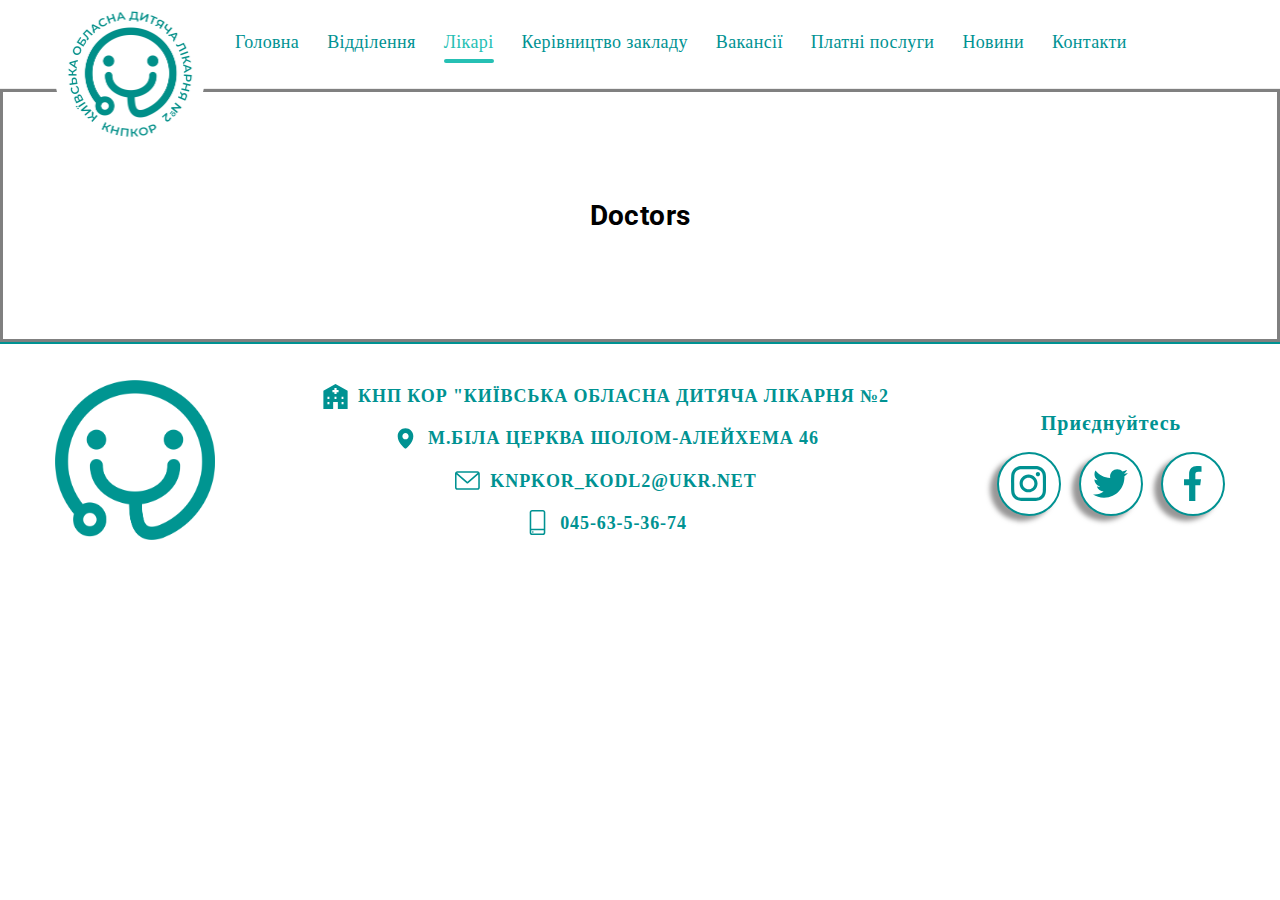
<file: doctors.html>
<!DOCTYPE html>
<html lang="uk">

<head>
    <meta charset="UTF-8" />
    <meta http-equiv="X-UA-Compatible" content="IE=edge" />
    <meta name="viewport" content="width=device-width, initial-scale=1.0" />
    <link rel="preconnect" href="https://fonts.googleapis.com" />
    <link rel="preconnect" href="https://fonts.gstatic.com" crossorigin />
    <link rel="icon" href="./images/logo-min.png">
    <link
        href="https://fonts.googleapis.com/css2?family=Raleway:wght@700&family=Roboto:wght@400;500;700;900&display=swap"
        rel="stylesheet" />
    <link rel="preconnect" href="https://fonts.googleapis.com">
    <link rel="preconnect" href="https://fonts.gstatic.com" crossorigin>
    <link
        href="https://fonts.googleapis.com/css2?family=Alegreya:ital,wght@1,400;1,600&family=Borel&family=Lobster&family=Neucha&family=Old+Standard+TT:wght@700&family=Preahvihear&display=swap"
        rel="stylesheet">
    <link rel="preconnect" href="https://fonts.googleapis.com">
    <link rel="preconnect" href="https://fonts.gstatic.com" crossorigin>

    <link rel="preconnect" href="https://fonts.gstatic.com" crossorigin>
    <link href="https://fonts.googleapis.com/css2?family=Lobster&display=swap" rel="stylesheet">
    <title>Київська обласна дитяча лікарня №2</title>
    <link rel="stylesheet"
        href="https://cdnjs.cloudflare.com/ajax/libs/modern-normalize/1.1.0/modern-normalize.min.css" />
    <link rel="stylesheet" href="https://cdn.jsdelivr.net/npm/swiper@8/swiper-bundle.min.css">
    <link rel="stylesheet" href="./css/main.css" />


</head>


<body>
    <!-- ШАПКА -->
    <header class="header">
        <div class=" header__container container">
            <div class="header__logo-wrap">

                <img src="./images/logo.png" alt="logo" class=" header__logo--img">

            </div>

            <button type="button" class="header__button">
                <svg width="40" height="40" class="header__icon js-open-menu" aria-expanded="false">
                    <use href="./images/icon.svg#menu"></use>
                </svg>
                <svg width="40" height="40" class="header__icon js-close-menu">
                    <use href="./images/icon.svg#cross"></use>
                </svg>




            </button>
            <div class="header__burger js-menu-container">
                <nav class="nav">
                    <ul class="nav__list list">
                        <li class="nav__item">
                            <a href="./index.html" class="nav__link link">Головна</a>
                        </li>

                        </li>
                        <li class="nav__item">
                            <a href="./departments.html" class="nav__link link">Відділення</a>
                        </li>


                        <li class="nav__item">
                            <a href="./paidService.html" class="nav__link link nav__link--current">Лікарі</a>
                        </li>


                        <li class="nav__item">
                            <a href="./management.html" class="nav__link link">Керівництво закладу</a>
                        </li>

                        <li class="nav__item">
                            <a href="./vacancies.html" class="nav__link link">Вакансії</a>
                        </li>

                        <li class="nav__item">
                            <a href="./paidService.html" class="nav__link link">Платні послуги</a>
                        </li>

                        <li class="nav__item">
                            <a href="./vacancies.html" class="nav__link link">Новини</a>
                        </li>

                        <li class="nav__item">
                            <a href="./contants.html" class="nav__link link">Контакти</a>
                        </li>
                        </li>
                        </li>







                    </ul>
                </nav>
                <!-- <ul class="contacts-header list">

          <li class="contacts-header__item">
            <a href="tel:+380961111111" class="contacts-header__link link">
              <svg class="contacts-header__icon" width="10" height="16">
                <use href="./images/icon.svg#icon-smartphone"></use>
              </svg>
              045-63-5-36-74</a>
          </li>
          <li class="contacts-header__item">
            <a href="mailto:info@devstudio.com" class="contacts-header__link link">
              <svg class="contacts-header__icon" width="16" height="12">
                <use href="./images/icon.svg#icon-envelope"></use>
              </svg>
              knpkor_kodl2@ukr.net</a>
          </li>
        </ul> -->
                <ul class="social-burger list">

                    <li class="social-burger__item">
                        <svg width="10px" height="10px">
                            <use href="./images/icon.svg#icon-instagram" style="fill: #757575"></use>
                        </svg>
                        <a href="" class="social-burger__link link">Instagram</a>
                    </li>
                    <li class="social-burger__item">
                        <svg width="10px" height="10px">
                            <use href="./images/icon.svg#icon-twitter" style="fill: #757575"></use>
                        </svg>
                        <a href="" class="social-burger__link link">Twitter</a>
                    </li>
                    <li class="social-burger__item">
                        <svg width="10px" height="10px">
                            <use href="./images/icon.svg#icon-facebook" style="fill: #757575"></use>
                        </svg>
                        <a href="" class="social-burger__link link">Facebook</a>
                    </li>

                </ul>
            </div>


        </div>
    </header>

    <!-- головна сторінка -->
    <main>
        <h1 style="text-align: center; padding: 100px; border: 3px solid grey;">Doctors</h1>
    </main>



    <!-- Footer -->

    <footer class="footer">
        <div class="container">
            <div class="footer__wrap">
                <!-- a.footer__logo -->
                <div class="footer__logo">
                    <a class="" href="#">
                        <img class="footer__logo-img" src="./images/logo-min.png" alt="logo">
                    </a>
                </div>

                <div class="footer__location">
                    <div class="footer__address">
                        <!-- <h3 class="footer__title">Контакти:</h3> -->
                        <ul class="footer__address-list">
                            <li class="footer__address-item">
                                <a href="#" class="footer__address-link">
                                    <svg class="footer__address-icon" id="svg" width="20px" height="20px">
                                        <use href="./images/icon.svg#icon-medecine-centre"></use>
                                    </svg>
                                    КНП КОР "Київська обласна дитяча лікарня №2
                                </a>
                            </li>
                            <li class="footer__address-item">
                                <a href="https://www.google.com.ua/maps/place/%D0%B2%D1%83%D0%BB%D0%B8%D1%86%D1%8F+%D0%A8%D0%BE%D0%BB%D0%BE%D0%BC-%D0%90%D0%BB%D0%B5%D0%B9%D1%85%D0%B5%D0%BC%D0%B0,+46,+%D0%91%D1%96%D0%BB%D0%B0+%D0%A6%D0%B5%D1%80%D0%BA%D0%B2%D0%90,+%D0%9A%D0%B8%D1%97%D0%B2%D1%81%D1%8C%D0%BA%D0%B0+%D0%BE%D0%B1%D0%BB.,+09100/@49.7907432,30.1237776,17z/data=!3m1!4b1!4m5!3m4!1s0x40d342033c4cab13:0xe44612821b60b0a3!8m2!3d49.7907398!4d30.1263525?entry=ttu"
                                    target="_blank" class="footer__address-link">
                                    <svg class="footer__address-icon" id="svg" width="20px" height="20px">
                                        <use href="./images/icon.svg#icon-location"></use>
                                    </svg>
                                    м.Біла Церква Шолом-Алейхема 46
                                </a>
                            </li>

                            <li class="footer__address-item">
                                <a href="mailto:knpkor_kodl2@ukr.net" class="footer__address-link">
                                    <svg class="footer__address-icon" width="20" height="16">
                                        <use href="./images/icon.svg#icon-envelope"></use>
                                    </svg>knpkor_kodl2@ukr.net</a>
                            </li>



                            <li class="footer__address-item">
                                <a href="tel:+380456353674" class="footer__address-link">
                                    <svg class="footer__address-icon" width="21.5" height="20">
                                        <use href="./images/icon.svg#icon-smartphone"></use>
                                    </svg>045-63-5-36-74</a>
                            </li>
                        </ul>
                    </div>
                </div>

                <div class="footer__socials">

                    <h3 class="footer__social-title">Приєднуйтесь</h3>


                    <ul class="footer__social-list">
                        <li class="footer__social-item">
                            <a class="footer__social-link" href="">
                                <svg class="footer__social-icon" id="svg" width="20px" height="20px">
                                    <use href="./images/icon.svg#icon-instagram"></use>
                                </svg>
                            </a>
                        </li>

                        <li class="footer__social-item">
                            <a class="footer__social-link" href="">
                                <svg class="footer__social-icon" id="svg" width="20px" height="20px">
                                    <use href="./images/icon.svg#icon-twitter"></use>
                                </svg>
                            </a>
                        </li>

                        <li class="footer__social-item">
                            <a class="footer__social-link" href="">
                                <svg class="footer__social-icon" id="svg" width="20px" height="20px">
                                    <use href="./images/icon.svg#icon-facebook"></use>
                                </svg>
                            </a>
                        </li>
                    </ul>
                </div>



            </div>
    </footer>







    <script src="./js/menu.js" type="module"></script>
    <script src="./js/departmensSlider.js" type="module"></script>
    <script src="./js/doctorsSlider.js" type="module"></script>
    <script src="./js/newsSlider.js" type="module"></script>
    <script src="./js/vacancyCard.js" type="module"></script>




    <script src="https://cdn.jsdelivr.net/npm/swiper@10/swiper-bundle.min.js"></script>
    <script src="https://code.jquery.com/jquery-3.6.0.min.js"></script>

</body>

</html>
</file>
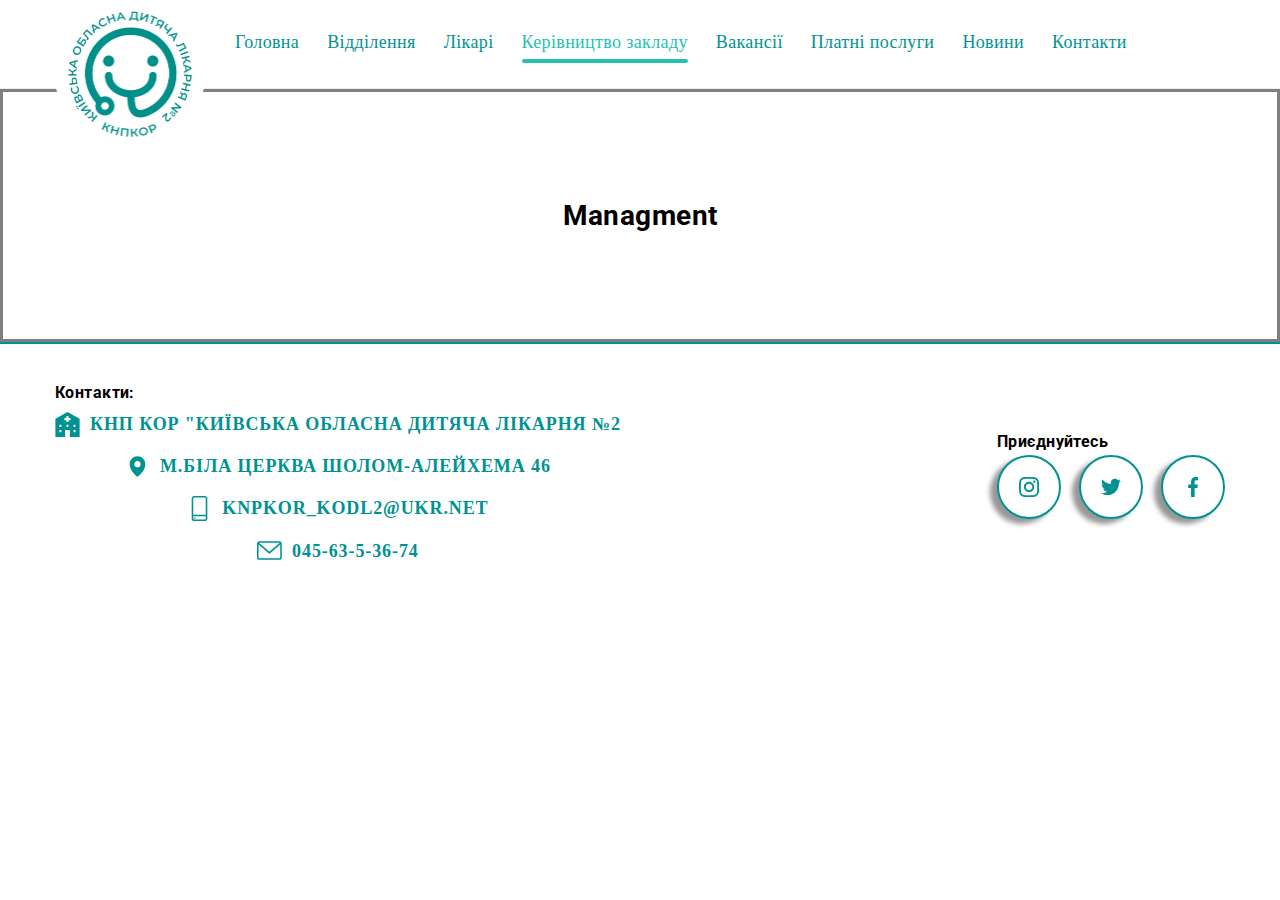
<file: management.html>
<!DOCTYPE html>
<html lang="uk">

<head>
    <meta charset="UTF-8" />
    <meta http-equiv="X-UA-Compatible" content="IE=edge" />
    <meta name="viewport" content="width=device-width, initial-scale=1.0" />
    <link rel="preconnect" href="https://fonts.googleapis.com" />
    <link rel="preconnect" href="https://fonts.gstatic.com" crossorigin />
    <link rel="icon" href="./images/logo-min.png">
    <link
        href="https://fonts.googleapis.com/css2?family=Raleway:wght@700&family=Roboto:wght@400;500;700;900&display=swap"
        rel="stylesheet" />
    <link rel="preconnect" href="https://fonts.googleapis.com">
    <link rel="preconnect" href="https://fonts.gstatic.com" crossorigin>
    <link
        href="https://fonts.googleapis.com/css2?family=Alegreya:ital,wght@1,400;1,600&family=Borel&family=Lobster&family=Neucha&family=Old+Standard+TT:wght@700&family=Preahvihear&display=swap"
        rel="stylesheet">
    <link rel="preconnect" href="https://fonts.googleapis.com">
    <link rel="preconnect" href="https://fonts.gstatic.com" crossorigin>

    <link rel="preconnect" href="https://fonts.gstatic.com" crossorigin>
    <link href="https://fonts.googleapis.com/css2?family=Lobster&display=swap" rel="stylesheet">
    <title>Київська обласна дитяча лікарня №2</title>
    <link rel="stylesheet"
        href="https://cdnjs.cloudflare.com/ajax/libs/modern-normalize/1.1.0/modern-normalize.min.css" />
    <link rel="stylesheet" href="https://cdn.jsdelivr.net/npm/swiper@8/swiper-bundle.min.css">
    <link rel="stylesheet" href="./css/main.css" />


</head>


<body>
    <!-- ШАПКА -->
    <header class="header">
        <div class=" header__container container">
            <div class="header__logo-wrap">

                <img src="./images/logo.png" alt="logo" class=" header__logo--img">

            </div>

            <button type="button" class="header__button">
                <svg width="40" height="40" class="header__icon js-open-menu" aria-expanded="false">
                    <use href="./images/icon.svg#menu"></use>
                </svg>
                <svg width="40" height="40" class="header__icon js-close-menu">
                    <use href="./images/icon.svg#cross"></use>
                </svg>




            </button>
            <div class="header__burger js-menu-container">
                <nav class="nav">
                    <ul class="nav__list list">
                        <li class="nav__item">
                            <a href="./index.html" class="nav__link link">Головна</a>
                        </li>

                        </li>
                        <li class="nav__item">
                            <a href="./departments.html" class="nav__link link">Відділення</a>
                        </li>


                        <li class="nav__item">
                            <a href="./doctors.html" class="nav__link link ">Лікарі</a>
                        </li>


                        <li class="nav__item">
                            <a href="./management.html" class="nav__link link nav__link--current">Керівництво
                                закладу</a>
                        </li>

                        <li class="nav__item">
                            <a href="./vacancies.html" class="nav__link link">Вакансії</a>
                        </li>

                        <li class="nav__item">
                            <a href="./paidService.html" class="nav__link link">Платні послуги</a>
                        </li>

                        <li class="nav__item">
                            <a href="./vacancies.html" class="nav__link link">Новини</a>
                        </li>

                        <li class="nav__item">
                            <a href="./contants.html" class="nav__link link">Контакти</a>
                        </li>
                        </li>
                        </li>







                    </ul>
                </nav>

                <ul class="social-burger list">

                    <li class="social-burger__item">
                        <svg width="10px" height="10px">
                            <use href="./images/icon.svg#icon-instagram" style="fill: #757575"></use>
                        </svg>
                        <a href="" class="social-burger__link link">Instagram</a>
                    </li>
                    <li class="social-burger__item">
                        <svg width="10px" height="10px">
                            <use href="./images/icon.svg#icon-twitter" style="fill: #757575"></use>
                        </svg>
                        <a href="" class="social-burger__link link">Twitter</a>
                    </li>
                    <li class="social-burger__item">
                        <svg width="10px" height="10px">
                            <use href="./images/icon.svg#icon-facebook" style="fill: #757575"></use>
                        </svg>
                        <a href="" class="social-burger__link link">Facebook</a>
                    </li>

                </ul>
            </div>


        </div>
    </header>

    <!-- головна сторінка -->
    <main>
        <h1 style="text-align: center; padding: 100px; border: 3px solid grey;">Managment</h1>
    </main>



    <!-- Footer -->

    <footer class="footer">
        <div class="container">
            <div class="footer__wrap">
                <!-- 
          <div class="footer__logo">
            <a href="#">
              <img src="./images/logo-min.png" alt="logo">

            </a>
          </div> -->


                <div class="footer__location">
                    <div class="footer__address">
                        <h3 class="footer__title">Контакти:</h3>
                        <ul class="footer__address-list">
                            <li class="footer__address-item">
                                <a href="#" class="footer__address-link">
                                    <svg class="footer__address-icon" id="svg" width="20px" height="20px">
                                        <use href="./images/icon.svg#icon-medecine-centre"></use>
                                    </svg>
                                    КНП КОР "Київська обласна дитяча лікарня №2
                                </a>
                            </li>
                            <li class="footer__address-item">
                                <a href="https://www.google.com.ua/maps/place/%D0%B2%D1%83%D0%BB%D0%B8%D1%86%D1%8F+%D0%A8%D0%BE%D0%BB%D0%BE%D0%BC-%D0%90%D0%BB%D0%B5%D0%B9%D1%85%D0%B5%D0%BC%D0%B0,+46,+%D0%91%D1%96%D0%BB%D0%B0+%D0%A6%D0%B5%D1%80%D0%BA%D0%B2%D0%90,+%D0%9A%D0%B8%D1%97%D0%B2%D1%81%D1%8C%D0%BA%D0%B0+%D0%BE%D0%B1%D0%BB.,+09100/@49.7907432,30.1237776,17z/data=!3m1!4b1!4m5!3m4!1s0x40d342033c4cab13:0xe44612821b60b0a3!8m2!3d49.7907398!4d30.1263525?entry=ttu"
                                    target="_blank" class="footer__address-link">
                                    <svg class="footer__address-icon" id="svg" width="20px" height="20px">
                                        <use href="./images/icon.svg#icon-location"></use>
                                    </svg>
                                    м.Біла Церква Шолом-Алейхема 46
                                </a>
                            </li>

                            <li class="footer__address-item">
                                <a href="mailto:knpkor_kodl2@ukr.net" class="footer__address-link">
                                    <svg class="footer__address-icon" width="20" height="16">
                                        <use href="./images/icon.svg#icon-smartphone"></use>
                                    </svg>knpkor_kodl2@ukr.net</a>
                            </li>



                            <li class="footer__address-item">
                                <a href="tel:+380456353674" class="footer__address-link">
                                    <svg class="footer__address-icon" width="21.5" height="12">
                                        <use href="./images/icon.svg#icon-envelope"></use>
                                    </svg>045-63-5-36-74</a>
                            </li>
                        </ul>
                    </div>
                </div>


                <div class="footer__socials">

                    <h3 class="footer__title">Приєднуйтесь</h3>


                    <ul class="footer__social-list">
                        <li class="footer__social-item">
                            <a class="footer__social-link" href="">
                                <svg id="svg" width="20px" height="20px">
                                    <use href="./images/icon.svg#icon-instagram"></use>
                                </svg>
                            </a>
                        </li>

                        <li class="footer__social-item">
                            <a class="footer__social-link" href="">
                                <svg id="svg" width="20px" height="20px">
                                    <use href="./images/icon.svg#icon-twitter"></use>
                                </svg>
                            </a>
                        </li>

                        <li class="footer__social-item">
                            <a class="footer__social-link" href="">
                                <svg id="svg" width="20px" height="20px">
                                    <use href="./images/icon.svg#icon-facebook"></use>
                                </svg>
                            </a>
                        </li>
                    </ul>
                </div>

            </div>



    </footer>







    <script src="./js/menu.js" type="module"></script>
    <script src="./js/departmensSlider.js" type="module"></script>
    <script src="./js/doctorsSlider.js" type="module"></script>
    <script src="./js/newsSlider.js" type="module"></script>
    <script src="./js/vacancyCard.js" type="module"></script>




    <script src="https://cdn.jsdelivr.net/npm/swiper@10/swiper-bundle.min.js"></script>
    <script src="https://code.jquery.com/jquery-3.6.0.min.js"></script>

</body>

</html>
</file>
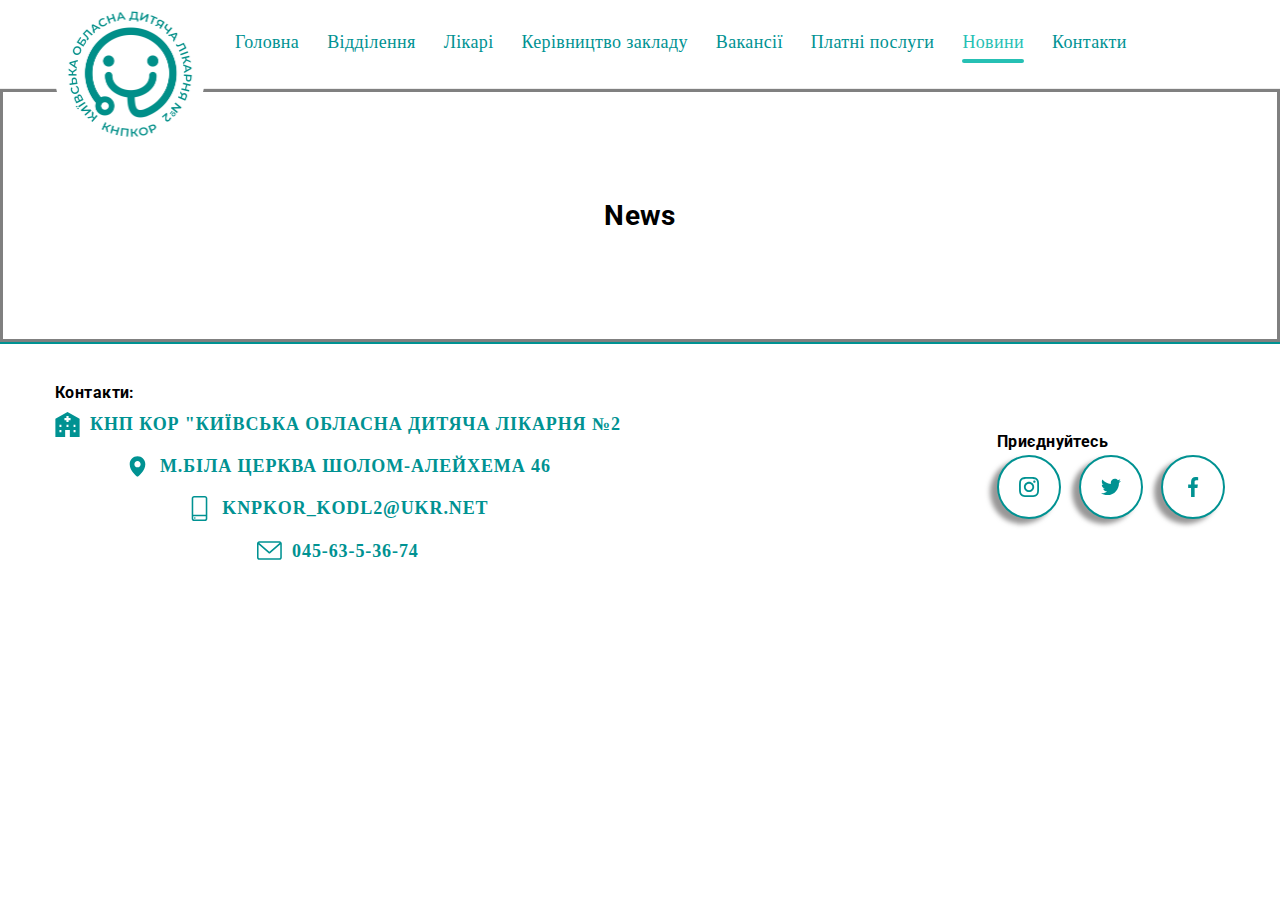
<file: news.html>
<!DOCTYPE html>
<html lang="uk">

<head>
    <meta charset="UTF-8" />
    <meta http-equiv="X-UA-Compatible" content="IE=edge" />
    <meta name="viewport" content="width=device-width, initial-scale=1.0" />
    <link rel="preconnect" href="https://fonts.googleapis.com" />
    <link rel="preconnect" href="https://fonts.gstatic.com" crossorigin />
    <link rel="icon" href="./images/logo-min.png">
    <link
        href="https://fonts.googleapis.com/css2?family=Raleway:wght@700&family=Roboto:wght@400;500;700;900&display=swap"
        rel="stylesheet" />
    <link rel="preconnect" href="https://fonts.googleapis.com">
    <link rel="preconnect" href="https://fonts.gstatic.com" crossorigin>
    <link
        href="https://fonts.googleapis.com/css2?family=Alegreya:ital,wght@1,400;1,600&family=Borel&family=Lobster&family=Neucha&family=Old+Standard+TT:wght@700&family=Preahvihear&display=swap"
        rel="stylesheet">
    <link rel="preconnect" href="https://fonts.googleapis.com">
    <link rel="preconnect" href="https://fonts.gstatic.com" crossorigin>

    <link rel="preconnect" href="https://fonts.gstatic.com" crossorigin>
    <link href="https://fonts.googleapis.com/css2?family=Lobster&display=swap" rel="stylesheet">
    <title>Київська обласна дитяча лікарня №2</title>
    <link rel="stylesheet"
        href="https://cdnjs.cloudflare.com/ajax/libs/modern-normalize/1.1.0/modern-normalize.min.css" />
    <link rel="stylesheet" href="https://cdn.jsdelivr.net/npm/swiper@8/swiper-bundle.min.css">
    <link rel="stylesheet" href="./css/main.css" />


</head>


<body>
    <!-- ШАПКА -->
    <header class="header">
        <div class=" header__container container">
            <div class="header__logo-wrap">

                <img src="./images/logo.png" alt="logo" class=" header__logo--img">

            </div>

            <button type="button" class="header__button">
                <svg width="40" height="40" class="header__icon js-open-menu" aria-expanded="false">
                    <use href="./images/icon.svg#menu"></use>
                </svg>
                <svg width="40" height="40" class="header__icon js-close-menu">
                    <use href="./images/icon.svg#cross"></use>
                </svg>




            </button>
            <div class="header__burger js-menu-container">
                <nav class="nav">
                    <ul class="nav__list list">
                        <li class="nav__item">
                            <a href="./index.html" class="nav__link link">Головна</a>
                        </li>

                        </li>
                        <li class="nav__item">
                            <a href="./departments.html" class="nav__link link">Відділення</a>
                        </li>


                        <li class="nav__item">
                            <a href="./doctors.html" class="nav__link link ">Лікарі</a>
                        </li>


                        <li class="nav__item">
                            <a href="./management.html" class="nav__link link ">Керівництво
                                закладу</a>
                        </li>

                        <li class="nav__item">
                            <a href="./vacancies.html" class="nav__link link ">Вакансії</a>
                        </li>

                        <li class="nav__item">
                            <a href="./paidService.html" class="nav__link link ">Платні послуги</a>
                        </li>

                        <li class="nav__item">
                            <a href="./news.html" class="nav__link link nav__link--current">Новини</a>
                        </li>

                        <li class="nav__item">
                            <a href="./contants.html" class="nav__link link">Контакти</a>
                        </li>
                        </li>
                        </li>







                    </ul>
                </nav>

                <ul class="social-burger list">

                    <li class="social-burger__item">
                        <svg width="10px" height="10px">
                            <use href="./images/icon.svg#icon-instagram" style="fill: #757575"></use>
                        </svg>
                        <a href="" class="social-burger__link link">Instagram</a>
                    </li>
                    <li class="social-burger__item">
                        <svg width="10px" height="10px">
                            <use href="./images/icon.svg#icon-twitter" style="fill: #757575"></use>
                        </svg>
                        <a href="" class="social-burger__link link">Twitter</a>
                    </li>
                    <li class="social-burger__item">
                        <svg width="10px" height="10px">
                            <use href="./images/icon.svg#icon-facebook" style="fill: #757575"></use>
                        </svg>
                        <a href="" class="social-burger__link link">Facebook</a>
                    </li>

                </ul>
            </div>


        </div>
    </header>

    <!-- головна сторінка -->
    <main>
        <h1 style="text-align: center; padding: 100px; border: 3px solid grey;">News</h1>
    </main>



    <!-- Footer -->

    <footer class="footer">
        <div class="container">
            <div class="footer__wrap">
                <!-- 
          <div class="footer__logo">
            <a href="#">
              <img src="./images/logo-min.png" alt="logo">

            </a>
          </div> -->


                <div class="footer__location">
                    <div class="footer__address">
                        <h3 class="footer__title">Контакти:</h3>
                        <ul class="footer__address-list">
                            <li class="footer__address-item">
                                <a href="#" class="footer__address-link">
                                    <svg class="footer__address-icon" id="svg" width="20px" height="20px">
                                        <use href="./images/icon.svg#icon-medecine-centre"></use>
                                    </svg>
                                    КНП КОР "Київська обласна дитяча лікарня №2
                                </a>
                            </li>
                            <li class="footer__address-item">
                                <a href="https://www.google.com.ua/maps/place/%D0%B2%D1%83%D0%BB%D0%B8%D1%86%D1%8F+%D0%A8%D0%BE%D0%BB%D0%BE%D0%BC-%D0%90%D0%BB%D0%B5%D0%B9%D1%85%D0%B5%D0%BC%D0%B0,+46,+%D0%91%D1%96%D0%BB%D0%B0+%D0%A6%D0%B5%D1%80%D0%BA%D0%B2%D0%90,+%D0%9A%D0%B8%D1%97%D0%B2%D1%81%D1%8C%D0%BA%D0%B0+%D0%BE%D0%B1%D0%BB.,+09100/@49.7907432,30.1237776,17z/data=!3m1!4b1!4m5!3m4!1s0x40d342033c4cab13:0xe44612821b60b0a3!8m2!3d49.7907398!4d30.1263525?entry=ttu"
                                    target="_blank" class="footer__address-link">
                                    <svg class="footer__address-icon" id="svg" width="20px" height="20px">
                                        <use href="./images/icon.svg#icon-location"></use>
                                    </svg>
                                    м.Біла Церква Шолом-Алейхема 46
                                </a>
                            </li>

                            <li class="footer__address-item">
                                <a href="mailto:knpkor_kodl2@ukr.net" class="footer__address-link">
                                    <svg class="footer__address-icon" width="20" height="16">
                                        <use href="./images/icon.svg#icon-smartphone"></use>
                                    </svg>knpkor_kodl2@ukr.net</a>
                            </li>



                            <li class="footer__address-item">
                                <a href="tel:+380456353674" class="footer__address-link">
                                    <svg class="footer__address-icon" width="21.5" height="12">
                                        <use href="./images/icon.svg#icon-envelope"></use>
                                    </svg>045-63-5-36-74</a>
                            </li>
                        </ul>
                    </div>
                </div>


                <div class="footer__socials">

                    <h3 class="footer__title">Приєднуйтесь</h3>


                    <ul class="footer__social-list">
                        <li class="footer__social-item">
                            <a class="footer__social-link" href="">
                                <svg id="svg" width="20px" height="20px">
                                    <use href="./images/icon.svg#icon-instagram"></use>
                                </svg>
                            </a>
                        </li>

                        <li class="footer__social-item">
                            <a class="footer__social-link" href="">
                                <svg id="svg" width="20px" height="20px">
                                    <use href="./images/icon.svg#icon-twitter"></use>
                                </svg>
                            </a>
                        </li>

                        <li class="footer__social-item">
                            <a class="footer__social-link" href="">
                                <svg id="svg" width="20px" height="20px">
                                    <use href="./images/icon.svg#icon-facebook"></use>
                                </svg>
                            </a>
                        </li>
                    </ul>
                </div>

            </div>



    </footer>







    <script src="./js/menu.js" type="module"></script>
    <script src="./js/departmensSlider.js" type="module"></script>
    <script src="./js/doctorsSlider.js" type="module"></script>
    <script src="./js/newsSlider.js" type="module"></script>
    <script src="./js/vacancyCard.js" type="module"></script>




    <script src="https://cdn.jsdelivr.net/npm/swiper@10/swiper-bundle.min.js"></script>
    <script src="https://code.jquery.com/jquery-3.6.0.min.js"></script>

</body>

</html>
</file>
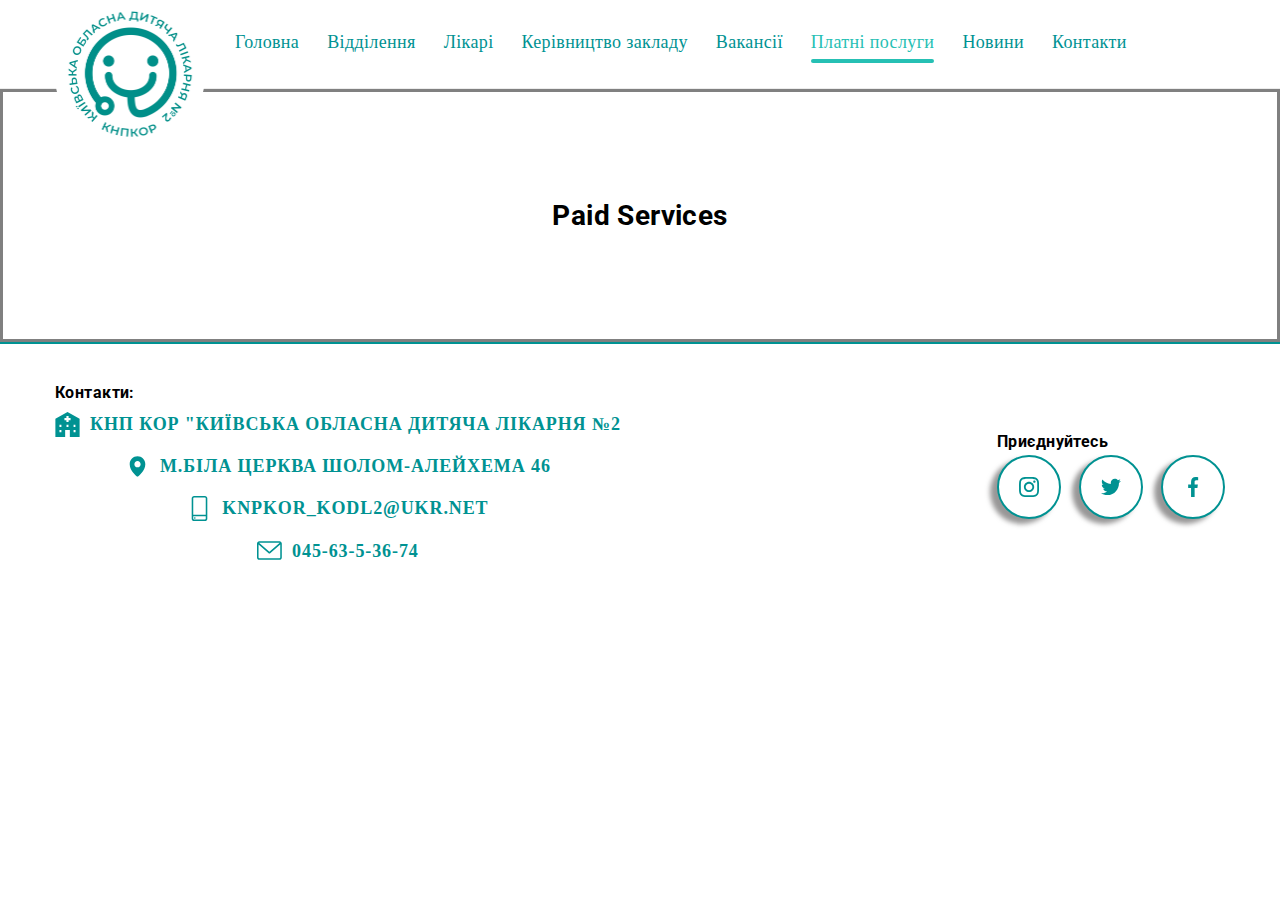
<file: paidService.html>
<!DOCTYPE html>
<html lang="uk">

<head>
  <meta charset="UTF-8" />
  <meta http-equiv="X-UA-Compatible" content="IE=edge" />
  <meta name="viewport" content="width=device-width, initial-scale=1.0" />
  <link rel="preconnect" href="https://fonts.googleapis.com" />
  <link rel="preconnect" href="https://fonts.gstatic.com" crossorigin />
  <link rel="icon" href="./images/logo-min.png">
  <link href="https://fonts.googleapis.com/css2?family=Raleway:wght@700&family=Roboto:wght@400;500;700;900&display=swap"
    rel="stylesheet" />
  <link rel="preconnect" href="https://fonts.googleapis.com">
  <link rel="preconnect" href="https://fonts.gstatic.com" crossorigin>
  <link
    href="https://fonts.googleapis.com/css2?family=Alegreya:ital,wght@1,400;1,600&family=Borel&family=Lobster&family=Neucha&family=Old+Standard+TT:wght@700&family=Preahvihear&display=swap"
    rel="stylesheet">
  <link rel="preconnect" href="https://fonts.googleapis.com">
  <link rel="preconnect" href="https://fonts.gstatic.com" crossorigin>

  <link rel="preconnect" href="https://fonts.gstatic.com" crossorigin>
  <link href="https://fonts.googleapis.com/css2?family=Lobster&display=swap" rel="stylesheet">
  <title>Київська обласна дитяча лікарня №2</title>
  <link rel="stylesheet"
    href="https://cdnjs.cloudflare.com/ajax/libs/modern-normalize/1.1.0/modern-normalize.min.css" />
  <link rel="stylesheet" href="https://cdn.jsdelivr.net/npm/swiper@8/swiper-bundle.min.css">
  <link rel="stylesheet" href="./css/main.css" />


</head>


<body>
  <!-- ШАПКА -->
  <header class="header">
    <div class=" header__container container">
      <div class="header__logo-wrap">

        <img src="./images/logo.png" alt="logo" class=" header__logo--img">

      </div>

      <button type="button" class="header__button">
        <svg width="40" height="40" class="header__icon js-open-menu" aria-expanded="false">
          <use href="./images/icon.svg#menu"></use>
        </svg>
        <svg width="40" height="40" class="header__icon js-close-menu">
          <use href="./images/icon.svg#cross"></use>
        </svg>




      </button>
      <div class="header__burger js-menu-container">
        <nav class="nav">
          <ul class="nav__list list">
            <li class="nav__item">
              <a href="./index.html" class="nav__link link">Головна</a>
            </li>

            </li>
            <li class="nav__item">
              <a href="./departments.html" class="nav__link link">Відділення</a>
            </li>


            <li class="nav__item">
              <a href="./doctors.html" class="nav__link link ">Лікарі</a>
            </li>


            <li class="nav__item">
              <a href="./management.html" class="nav__link link ">Керівництво
                закладу</a>
            </li>

            <li class="nav__item">
              <a href="./vacancies.html" class="nav__link link ">Вакансії</a>
            </li>

            <li class="nav__item">
              <a href="./paidService.html" class="nav__link link nav__link--current">Платні послуги</a>
            </li>

            <li class="nav__item">
              <a href="./news.html" class="nav__link link ">Новини</a>
            </li>
            </li>

            <li class="nav__item">
              <a href="./contants.html" class="nav__link link">Контакти</a>
            </li>







          </ul>
        </nav>

        <ul class="social-burger list">

          <li class="social-burger__item">
            <svg width="10px" height="10px">
              <use href="./images/icon.svg#icon-instagram" style="fill: #757575"></use>
            </svg>
            <a href="" class="social-burger__link link">Instagram</a>
          </li>
          <li class="social-burger__item">
            <svg width="10px" height="10px">
              <use href="./images/icon.svg#icon-twitter" style="fill: #757575"></use>
            </svg>
            <a href="" class="social-burger__link link">Twitter</a>
          </li>
          <li class="social-burger__item">
            <svg width="10px" height="10px">
              <use href="./images/icon.svg#icon-facebook" style="fill: #757575"></use>
            </svg>
            <a href="" class="social-burger__link link">Facebook</a>
          </li>

        </ul>
      </div>


    </div>
  </header>

  <!-- головна сторінка -->
  <main>
    <h1 style="text-align: center; padding: 100px; border: 3px solid grey;">Paid Services</h1>
  </main>



  <!-- Footer -->

  <footer class="footer">
    <div class="container">
      <div class="footer__wrap">
        <!-- 
          <div class="footer__logo">
            <a href="#">
              <img src="./images/logo-min.png" alt="logo">

            </a>
          </div> -->


        <div class="footer__location">
          <div class="footer__address">
            <h3 class="footer__title">Контакти:</h3>
            <ul class="footer__address-list">
              <li class="footer__address-item">
                <a href="#" class="footer__address-link">
                  <svg class="footer__address-icon" id="svg" width="20px" height="20px">
                    <use href="./images/icon.svg#icon-medecine-centre"></use>
                  </svg>
                  КНП КОР "Київська обласна дитяча лікарня №2
                </a>
              </li>
              <li class="footer__address-item">
                <a href="https://www.google.com.ua/maps/place/%D0%B2%D1%83%D0%BB%D0%B8%D1%86%D1%8F+%D0%A8%D0%BE%D0%BB%D0%BE%D0%BC-%D0%90%D0%BB%D0%B5%D0%B9%D1%85%D0%B5%D0%BC%D0%B0,+46,+%D0%91%D1%96%D0%BB%D0%B0+%D0%A6%D0%B5%D1%80%D0%BA%D0%B2%D0%90,+%D0%9A%D0%B8%D1%97%D0%B2%D1%81%D1%8C%D0%BA%D0%B0+%D0%BE%D0%B1%D0%BB.,+09100/@49.7907432,30.1237776,17z/data=!3m1!4b1!4m5!3m4!1s0x40d342033c4cab13:0xe44612821b60b0a3!8m2!3d49.7907398!4d30.1263525?entry=ttu"
                  target="_blank" class="footer__address-link">
                  <svg class="footer__address-icon" id="svg" width="20px" height="20px">
                    <use href="./images/icon.svg#icon-location"></use>
                  </svg>
                  м.Біла Церква Шолом-Алейхема 46
                </a>
              </li>

              <li class="footer__address-item">
                <a href="mailto:knpkor_kodl2@ukr.net" class="footer__address-link">
                  <svg class="footer__address-icon" width="20" height="16">
                    <use href="./images/icon.svg#icon-smartphone"></use>
                  </svg>knpkor_kodl2@ukr.net</a>
              </li>



              <li class="footer__address-item">
                <a href="tel:+380456353674" class="footer__address-link">
                  <svg class="footer__address-icon" width="21.5" height="12">
                    <use href="./images/icon.svg#icon-envelope"></use>
                  </svg>045-63-5-36-74</a>
              </li>
            </ul>
          </div>
        </div>


        <div class="footer__socials">

          <h3 class="footer__title">Приєднуйтесь</h3>


          <ul class="footer__social-list">
            <li class="footer__social-item">
              <a class="footer__social-link" href="">
                <svg id="svg" width="20px" height="20px">
                  <use href="./images/icon.svg#icon-instagram"></use>
                </svg>
              </a>
            </li>

            <li class="footer__social-item">
              <a class="footer__social-link" href="">
                <svg id="svg" width="20px" height="20px">
                  <use href="./images/icon.svg#icon-twitter"></use>
                </svg>
              </a>
            </li>

            <li class="footer__social-item">
              <a class="footer__social-link" href="">
                <svg id="svg" width="20px" height="20px">
                  <use href="./images/icon.svg#icon-facebook"></use>
                </svg>
              </a>
            </li>
          </ul>
        </div>

      </div>



  </footer>







  <script src="./js/menu.js" type="module"></script>
  <script src="./js/departmensSlider.js" type="module"></script>
  <script src="./js/doctorsSlider.js" type="module"></script>
  <script src="./js/newsSlider.js" type="module"></script>
  <script src="./js/vacancyCard.js" type="module"></script>




  <script src="https://cdn.jsdelivr.net/npm/swiper@10/swiper-bundle.min.js"></script>
  <script src="https://code.jquery.com/jquery-3.6.0.min.js"></script>

</body>

</html>
</file>
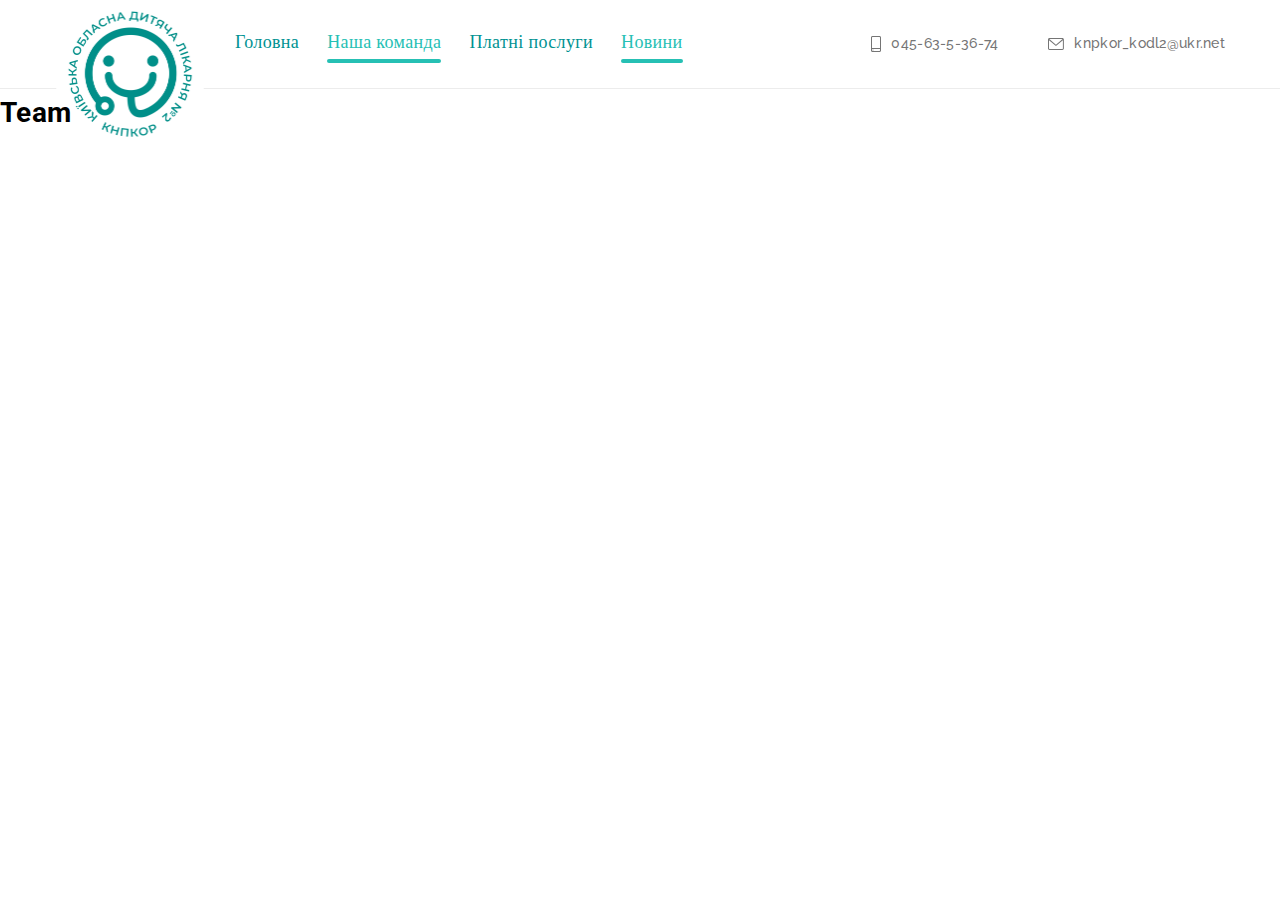
<file: team.html>
<!DOCTYPE html>
<html lang="uk">

<head>
  <meta charset="UTF-8" />
  <meta http-equiv="X-UA-Compatible" content="IE=edge" />
  <meta name="viewport" content="width=device-width, initial-scale=1.0" />
  <link rel="preconnect" href="https://fonts.googleapis.com" />
  <link rel="preconnect" href="https://fonts.gstatic.com" crossorigin />
  <link rel="icon" href="./images/logo-min.png">
  <link href="https://fonts.googleapis.com/css2?family=Raleway:wght@700&family=Roboto:wght@400;500;700;900&display=swap"
    rel="stylesheet" />
  <title>Київська обласна дитяча лікарня №2</title>
  <link rel="stylesheet"
    href="https://cdnjs.cloudflare.com/ajax/libs/modern-normalize/1.1.0/modern-normalize.min.css" />
  <link rel="stylesheet" href="https://cdn.jsdelivr.net/npm/swiper@8/swiper-bundle.min.css">
  <link rel="stylesheet" href="./css/main.css" />


</head>

<body>
  <!-- ШАПКА -->
  <header class="header">
    <div class=" header__container container">
      <div class="header__logo-wrap">

        <img src="./images/logo.png" alt="logo" class=" header__logo--img">

      </div>

      <button type="button" class="header__button">
        <svg width="40" height="40" class="header__icon js-open-menu" aria-expanded="false">
          <use href="./images/icon.svg#menu"></use>
        </svg>
        <svg width="40" height="40" class="header__icon js-close-menu">
          <use href="./images/icon.svg#cross"></use>
        </svg>




      </button>
      <div class="header__burger js-menu-container">
        <nav class="nav">
          <ul class="nav__list list">
            <li class="nav__item">
              <a href="./index.html" class="nav__link link ">Головна</a>
            </li>




            </li>
            <li class="nav__item">
              <a href="./team.html" class="nav__link link nav__link--current">Наша команда</a>
            </li>


            <li class="nav__item">
              <a href="./paidService.html" class="nav__link link">Платні послуги</a>
            </li>

            <li class="nav__item">
              <a href="./news.html" class="nav__link link nav__link--current">Новини</a>
            </li>
            </li>





          </ul>
        </nav>
        <ul class="contacts-header list">

          <li class="contacts-header__item">
            <a href="tel:+380961111111" class="contacts-header__link link">
              <svg class="contacts-header__icon" width="10" height="16">
                <use href="./images/icon.svg#icon-smartphone"></use>
              </svg>
              045-63-5-36-74</a>
          </li>
          <li class="contacts-header__item">
            <a href="mailto:info@devstudio.com" class="contacts-header__link link">
              <svg class="contacts-header__icon" width="16" height="12">
                <use href="./images/icon.svg#icon-envelope"></use>
              </svg>
              knpkor_kodl2@ukr.net</a>
          </li>
        </ul>
        <ul class="social-burger list">

          <li class="social-burger__item">
            <svg width="10px" height="10px">
              <use href="./images/icon.svg#icon-instagram" style="fill: #757575"></use>
            </svg>
            <a href="" class="social-burger__link link">Instagram</a>
          </li>
          <li class="social-burger__item">
            <svg width="10px" height="10px">
              <use href="./images/icon.svg#icon-twitter" style="fill: #757575"></use>
            </svg>
            <a href="" class="social-burger__link link">Twitter</a>
          </li>
          <li class="social-burger__item">
            <svg width="10px" height="10px">
              <use href="./images/icon.svg#icon-facebook" style="fill: #757575"></use>
            </svg>
            <a href="" class="social-burger__link link">Facebook</a>
          </li>

        </ul>
      </div>
    </div>
  </header>
  <h1>Team</h1>
  <!-- головна сторінка -->


  <script src="./js/menu.js" type="module"></script>


  <script src="https://cdn.jsdelivr.net/npm/swiper@10/swiper-bundle.min.js"></script>

</body>
</file>
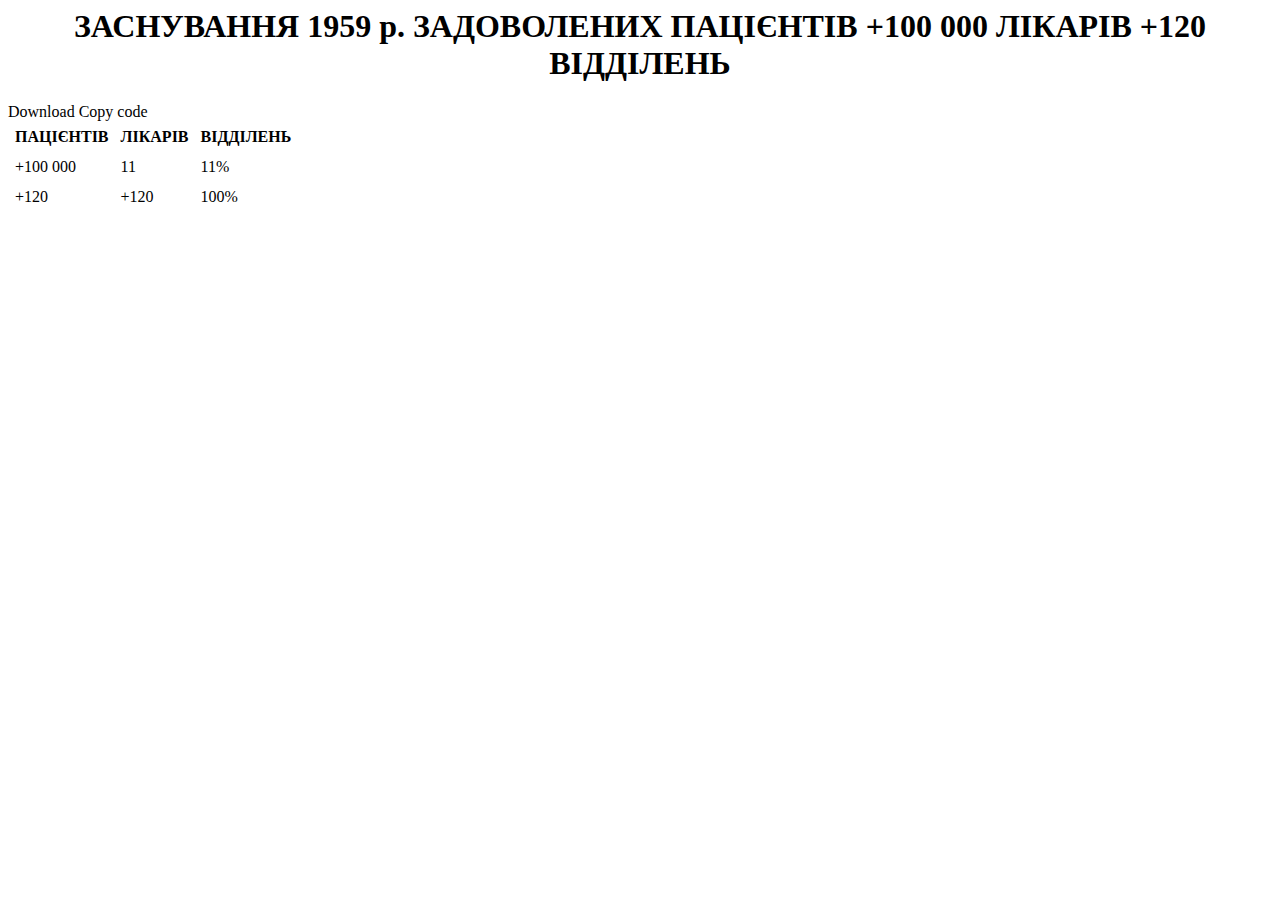
<file: test.html>
<head>
    <style>
        .center {
            text-align: center;
        }

        Download Copy code .table-data {
            margin: 20px;
            display: inline-block;
            text-align: left;
        }

        .table-data tr {
            border-bottom: 1px solid black;
        }

        .table-data th,
        .table-data td {
            padding: 5px;
        }

        .table-data th {
            font-weight: bold;
        }
    </style>
</head>

<body>
    <div class="center">
        <h1>ЗАСНУВАННЯ 1959 р. ЗАДОВОЛЕНИХ ПАЦІЄНТІВ +100 000 ЛІКАРІВ +120 ВІДДІЛЕНЬ</h1>
    </div>
    Download
    Copy code
    <div class="table-data">
        <table>
            <tr>
                <th>ПАЦІЄНТІВ</th>
                <th>ЛІКАРІВ</th>
                <th>ВІДДІЛЕНЬ</th>
            </tr>
            <tr>
                <td>+100 000</td>
                <td>11</td>
                <td>11%</td>
            </tr>
            <tr>
                <td>+120</td>
                <td>+120</td>
                <td>100%</td>
            </tr>
        </table>
    </div>
</body>

</html>
</file>
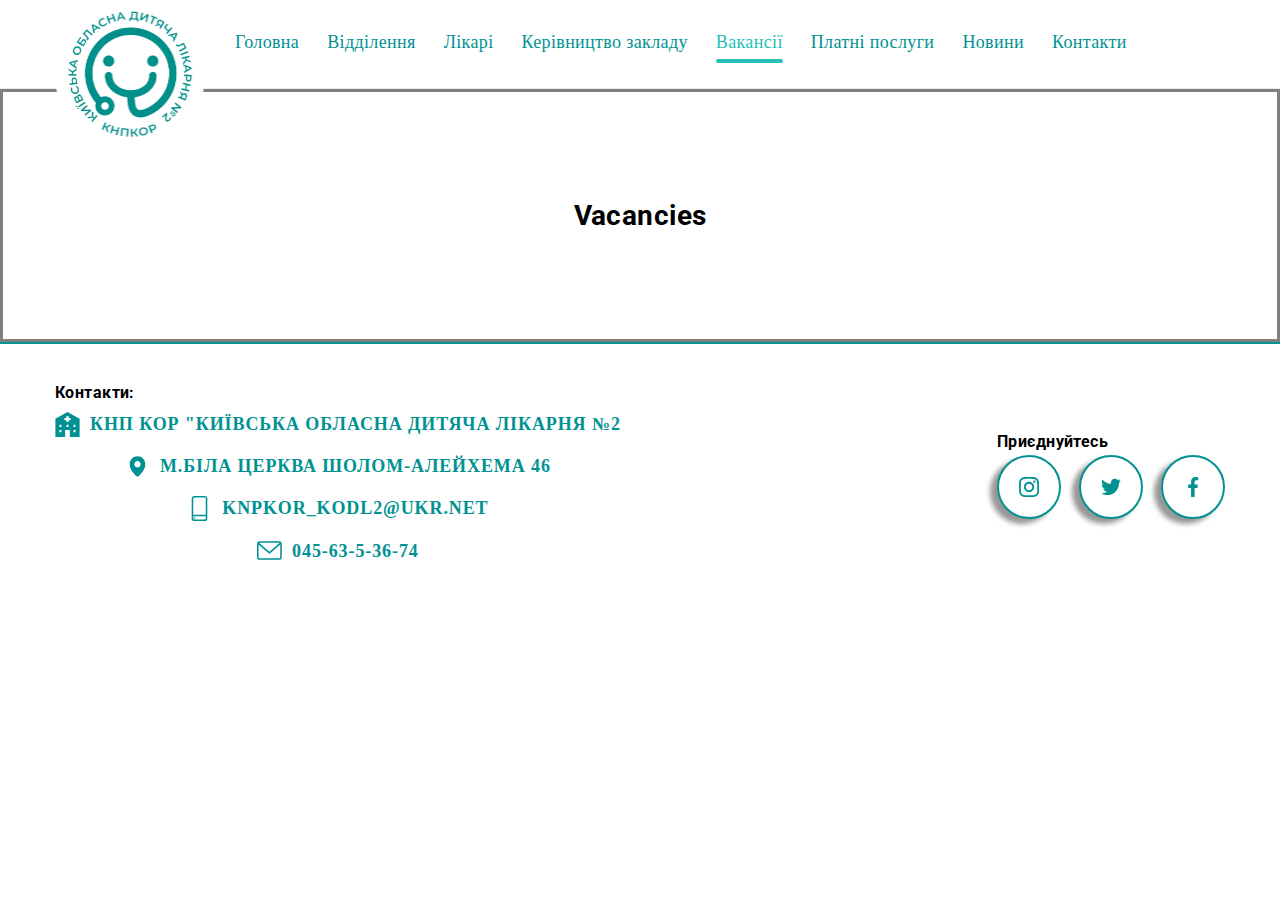
<file: vacancies.html>
<!DOCTYPE html>
<html lang="uk">

<head>
    <meta charset="UTF-8" />
    <meta http-equiv="X-UA-Compatible" content="IE=edge" />
    <meta name="viewport" content="width=device-width, initial-scale=1.0" />
    <link rel="preconnect" href="https://fonts.googleapis.com" />
    <link rel="preconnect" href="https://fonts.gstatic.com" crossorigin />
    <link rel="icon" href="./images/logo-min.png">
    <link
        href="https://fonts.googleapis.com/css2?family=Raleway:wght@700&family=Roboto:wght@400;500;700;900&display=swap"
        rel="stylesheet" />
    <link rel="preconnect" href="https://fonts.googleapis.com">
    <link rel="preconnect" href="https://fonts.gstatic.com" crossorigin>
    <link
        href="https://fonts.googleapis.com/css2?family=Alegreya:ital,wght@1,400;1,600&family=Borel&family=Lobster&family=Neucha&family=Old+Standard+TT:wght@700&family=Preahvihear&display=swap"
        rel="stylesheet">
    <link rel="preconnect" href="https://fonts.googleapis.com">
    <link rel="preconnect" href="https://fonts.gstatic.com" crossorigin>

    <link rel="preconnect" href="https://fonts.gstatic.com" crossorigin>
    <link href="https://fonts.googleapis.com/css2?family=Lobster&display=swap" rel="stylesheet">
    <title>Київська обласна дитяча лікарня №2</title>
    <link rel="stylesheet"
        href="https://cdnjs.cloudflare.com/ajax/libs/modern-normalize/1.1.0/modern-normalize.min.css" />
    <link rel="stylesheet" href="https://cdn.jsdelivr.net/npm/swiper@8/swiper-bundle.min.css">
    <link rel="stylesheet" href="./css/main.css" />


</head>


<body>
    <!-- ШАПКА -->
    <header class="header">
        <div class=" header__container container">
            <div class="header__logo-wrap">

                <img src="./images/logo.png" alt="logo" class=" header__logo--img">

            </div>

            <button type="button" class="header__button">
                <svg width="40" height="40" class="header__icon js-open-menu" aria-expanded="false">
                    <use href="./images/icon.svg#menu"></use>
                </svg>
                <svg width="40" height="40" class="header__icon js-close-menu">
                    <use href="./images/icon.svg#cross"></use>
                </svg>




            </button>
            <div class="header__burger js-menu-container">
                <nav class="nav">
                    <ul class="nav__list list">
                        <li class="nav__item">
                            <a href="./index.html" class="nav__link link">Головна</a>
                        </li>

                        </li>
                        <li class="nav__item">
                            <a href="./departments.html" class="nav__link link">Відділення</a>
                        </li>


                        <li class="nav__item">
                            <a href="./doctors.html" class="nav__link link ">Лікарі</a>
                        </li>


                        <li class="nav__item">
                            <a href="./management.html" class="nav__link link ">Керівництво
                                закладу</a>
                        </li>

                        <li class="nav__item">
                            <a href="./vacancies.html" class="nav__link link nav__link--current">Вакансії</a>
                        </li>

                        <li class="nav__item">
                            <a href="./paidService.html" class="nav__link link">Платні послуги</a>
                        </li>

                        <li class="nav__item">
                            <a href="./vacancies.html" class="nav__link link">Новини</a>
                        </li>

                        <li class="nav__item">
                            <a href="./contants.html" class="nav__link link">Контакти</a>
                        </li>
                        </li>
                        </li>







                    </ul>
                </nav>

                <ul class="social-burger list">

                    <li class="social-burger__item">
                        <svg width="10px" height="10px">
                            <use href="./images/icon.svg#icon-instagram" style="fill: #757575"></use>
                        </svg>
                        <a href="" class="social-burger__link link">Instagram</a>
                    </li>
                    <li class="social-burger__item">
                        <svg width="10px" height="10px">
                            <use href="./images/icon.svg#icon-twitter" style="fill: #757575"></use>
                        </svg>
                        <a href="" class="social-burger__link link">Twitter</a>
                    </li>
                    <li class="social-burger__item">
                        <svg width="10px" height="10px">
                            <use href="./images/icon.svg#icon-facebook" style="fill: #757575"></use>
                        </svg>
                        <a href="" class="social-burger__link link">Facebook</a>
                    </li>

                </ul>
            </div>


        </div>
    </header>

    <!-- головна сторінка -->
    <main>
        <h1 style="text-align: center; padding: 100px; border: 3px solid grey;">Vacancies</h1>
    </main>



    <!-- Footer -->

    <footer class="footer">
        <div class="container">
            <div class="footer__wrap">
                <!-- 
          <div class="footer__logo">
            <a href="#">
              <img src="./images/logo-min.png" alt="logo">

            </a>
          </div> -->


                <div class="footer__location">
                    <div class="footer__address">
                        <h3 class="footer__title">Контакти:</h3>
                        <ul class="footer__address-list">
                            <li class="footer__address-item">
                                <a href="#" class="footer__address-link">
                                    <svg class="footer__address-icon" id="svg" width="20px" height="20px">
                                        <use href="./images/icon.svg#icon-medecine-centre"></use>
                                    </svg>
                                    КНП КОР "Київська обласна дитяча лікарня №2
                                </a>
                            </li>
                            <li class="footer__address-item">
                                <a href="https://www.google.com.ua/maps/place/%D0%B2%D1%83%D0%BB%D0%B8%D1%86%D1%8F+%D0%A8%D0%BE%D0%BB%D0%BE%D0%BC-%D0%90%D0%BB%D0%B5%D0%B9%D1%85%D0%B5%D0%BC%D0%B0,+46,+%D0%91%D1%96%D0%BB%D0%B0+%D0%A6%D0%B5%D1%80%D0%BA%D0%B2%D0%90,+%D0%9A%D0%B8%D1%97%D0%B2%D1%81%D1%8C%D0%BA%D0%B0+%D0%BE%D0%B1%D0%BB.,+09100/@49.7907432,30.1237776,17z/data=!3m1!4b1!4m5!3m4!1s0x40d342033c4cab13:0xe44612821b60b0a3!8m2!3d49.7907398!4d30.1263525?entry=ttu"
                                    target="_blank" class="footer__address-link">
                                    <svg class="footer__address-icon" id="svg" width="20px" height="20px">
                                        <use href="./images/icon.svg#icon-location"></use>
                                    </svg>
                                    м.Біла Церква Шолом-Алейхема 46
                                </a>
                            </li>

                            <li class="footer__address-item">
                                <a href="mailto:knpkor_kodl2@ukr.net" class="footer__address-link">
                                    <svg class="footer__address-icon" width="20" height="16">
                                        <use href="./images/icon.svg#icon-smartphone"></use>
                                    </svg>knpkor_kodl2@ukr.net</a>
                            </li>



                            <li class="footer__address-item">
                                <a href="tel:+380456353674" class="footer__address-link">
                                    <svg class="footer__address-icon" width="21.5" height="12">
                                        <use href="./images/icon.svg#icon-envelope"></use>
                                    </svg>045-63-5-36-74</a>
                            </li>
                        </ul>
                    </div>
                </div>


                <div class="footer__socials">

                    <h3 class="footer__title">Приєднуйтесь</h3>


                    <ul class="footer__social-list">
                        <li class="footer__social-item">
                            <a class="footer__social-link" href="">
                                <svg id="svg" width="20px" height="20px">
                                    <use href="./images/icon.svg#icon-instagram"></use>
                                </svg>
                            </a>
                        </li>

                        <li class="footer__social-item">
                            <a class="footer__social-link" href="">
                                <svg id="svg" width="20px" height="20px">
                                    <use href="./images/icon.svg#icon-twitter"></use>
                                </svg>
                            </a>
                        </li>

                        <li class="footer__social-item">
                            <a class="footer__social-link" href="">
                                <svg id="svg" width="20px" height="20px">
                                    <use href="./images/icon.svg#icon-facebook"></use>
                                </svg>
                            </a>
                        </li>
                    </ul>
                </div>

            </div>



    </footer>







    <script src="./js/menu.js" type="module"></script>
    <script src="./js/departmensSlider.js" type="module"></script>
    <script src="./js/doctorsSlider.js" type="module"></script>
    <script src="./js/newsSlider.js" type="module"></script>
    <script src="./js/vacancyCard.js" type="module"></script>




    <script src="https://cdn.jsdelivr.net/npm/swiper@10/swiper-bundle.min.js"></script>
    <script src="https://code.jquery.com/jquery-3.6.0.min.js"></script>

</body>

</html>
</file>
<file: css/main.css>
@charset "UTF-8";
@import url(https://fonts.googleapis.com/css?family=Roboto:300,400,600);
h1,
h2,
h3,
h4,
h5,
h6,
p,
ul {
  margin: 0;
}

ul {
  padding-left: 0;
  list-style: none;
}

body {
  font-family: "Roboto", sans-serif;
  color: var(--primery-text-color);
  background-color: var(--primery-background-color);
  font-size: 14px;
  font-weight: 700;
  line-height: 1.7;
  letter-spacing: 0.03em;
}

.list {
  padding: 0;
  bottom: 0;
  list-style: none;
}

.title {
  font-size: 28px;
  font-weight: 700;
  line-height: 1.2;
  letter-spacing: 0.03em;
  margin-bottom: 30px;
  text-align: center;
}
@media screen and (min-width: 1200px) {
  .title {
    font-size: 36px;
    font-weight: 700;
    line-height: 1.2;
    letter-spacing: 0.03em;
    margin-bottom: 50px;
  }
}

.backdrop {
  position: fixed;
  z-index: 4;
  top: 0;
  left: 0;
  width: 100%;
  height: 100vh;
  background: rgba(0, 0, 0, 0.2);
  -webkit-transition: opacity 250ms cubic-bezier(0.4, 0, 0.2, 1), -webkit-transform 250ms cubic-bezier(0.4, 0, 0.2, 1);
  transition: opacity 250ms cubic-bezier(0.4, 0, 0.2, 1), -webkit-transform 250ms cubic-bezier(0.4, 0, 0.2, 1);
  transition: transform 250ms cubic-bezier(0.4, 0, 0.2, 1), opacity 250ms cubic-bezier(0.4, 0, 0.2, 1);
  transition: transform 250ms cubic-bezier(0.4, 0, 0.2, 1), opacity 250ms cubic-bezier(0.4, 0, 0.2, 1), -webkit-transform 250ms cubic-bezier(0.4, 0, 0.2, 1);
}

.sicret {
  position: absolute;
  width: 1px;
  height: 1px;
  margin: -1px;
  padding: 0;
  overflow: hidden;
  border: 0;
  clip: rect(0 0 0 0);
}

.is-hidden {
  opacity: 0;
  pointer-events: none;
  -webkit-transform: translate(-50%, -50%);
          transform: translate(-50%, -50%);
}

.visually-hidden {
  position: absolute;
  white-space: nowrap;
  width: 1px;
  height: 1px;
  overflow: hidden;
  border: 0;
  padding: 0;
  clip: rect(0 0 0 0);
  -webkit-clip-path: inset(50%);
          clip-path: inset(50%);
  margin: -1px;
}

.container {
  margin: 0 auto;
  padding-left: 15px;
  padding-right: 15px;
}
@media screen and (min-width: 480px) {
  .container {
    width: 480px;
  }
}
@media screen and (min-width: 768px) {
  .container {
    width: 768px;
  }
}
@media screen and (min-width: 1200px) {
  .container {
    width: 1200px;
  }
}

.header {
  border-bottom: 1px solid #ececec;
}
.header__logo--img {
  border-radius: 50%;
  width: 90px;
  margin-bottom: -30px;
}
@media screen and (min-width: 768px) {
  .header__logo--img {
    width: 140px;
    margin-bottom: -40px;
    margin-right: 30px;
  }
}
@media screen and (min-width: 1200px) {
  .header__logo--img {
    width: 150px;
    margin-bottom: -70px;
  }
}
.header__container {
  display: -webkit-box;
  display: -ms-flexbox;
  display: flex;
  -webkit-box-align: center;
      -ms-flex-align: center;
          align-items: center;
  min-height: 60px;
}

@media screen and (max-width: 767px) {
  .header__burger {
    display: none;
    position: absolute;
    top: 0;
    right: 0;
    z-index: 10;
    -webkit-box-orient: vertical;
    -webkit-box-direction: normal;
        -ms-flex-direction: column;
            flex-direction: column;
    padding: 48px 20px 48px 30px;
    background-color: #ffffff;
    -webkit-box-shadow: 0px 4px 8px rgba(0, 0, 0, 0.0392156863), 0px 2px 4px rgba(0, 0, 0, 0.0784313725), 0px 1px 3px rgba(0, 0, 0, 0.1607843137);
            box-shadow: 0px 4px 8px rgba(0, 0, 0, 0.0392156863), 0px 2px 4px rgba(0, 0, 0, 0.0784313725), 0px 1px 3px rgba(0, 0, 0, 0.1607843137);
  }
  .header__burger.is-open {
    display: -webkit-box;
    display: -ms-flexbox;
    display: flex;
  }
}
@media screen and (min-width: 768px) {
  .header__burger {
    display: -webkit-box;
    display: -ms-flexbox;
    display: flex;
    -webkit-box-orient: horizontal;
    -webkit-box-direction: normal;
        -ms-flex-direction: row;
            flex-direction: row;
    -webkit-box-align: center;
        -ms-flex-align: center;
            align-items: center;
    -webkit-box-flex: 1;
        -ms-flex-positive: 1;
            flex-grow: 1;
  }
}

.header__button {
  position: absolute;
  top: 10px;
  right: 15px;
  z-index: 100;
  width: 40px;
  height: 40px;
  padding: 0;
  background-color: transparent;
  fill: #166c65;
  border: none;
  cursor: pointer;
}
@media screen and (min-width: 768px) {
  .header__button {
    display: none;
  }
}
.header__button:hover, .header__button:focus {
  color: #26c0b4;
}

.contacts-header {
  display: -webkit-box;
  display: -ms-flexbox;
  display: flex;
  display: flex;
  text-decoration: none;
  color: #757575;
  -webkit-transition: 250ms cubic-bezier(0.4, 0, 0.2, 1), background 250ms cubic-bezier(0.4, 0, 0.2, 1);
  transition: 250ms cubic-bezier(0.4, 0, 0.2, 1), background 250ms cubic-bezier(0.4, 0, 0.2, 1);
}
.contacts-header:hover, .contacts-header:focus {
  color: #26c0b4;
}
@media screen and (max-width: 767px) {
  .contacts-header {
    -webkit-box-orient: vertical;
    -webkit-box-direction: reverse;
        -ms-flex-direction: column-reverse;
            flex-direction: column-reverse;
    margin-top: auto;
  }
}
@media screen and (min-width: 768px) and (max-width: 1199px) {
  .contacts-header {
    -webkit-box-orient: vertical;
    -webkit-box-direction: normal;
        -ms-flex-direction: column;
            flex-direction: column;
    -webkit-box-align: start;
        -ms-flex-align: start;
            align-items: flex-start;
    margin-left: auto;
  }
}
@media screen and (min-width: 1200px) {
  .contacts-header {
    margin-left: auto;
  }
}
.contacts-header__icon {
  margin-right: 10px;
  fill: currentColor;
}
@media screen and (max-width: 767px) {
  .contacts-header__icon {
    display: none;
  }
}
@media screen and (max-width: 767px) {
  .contacts-header__item:not(:last-child) {
    margin-top: 12px;
  }
}
@media screen and (min-width: 768px) and (max-width: 1199px) {
  .contacts-header__item:not(:last-child) {
    margin-bottom: 10px;
  }
}
@media screen and (min-width: 1200px) {
  .contacts-header__item:not(:last-child) {
    margin-right: 50px;
  }
}
.contacts-header__link {
  font-size: 12px;
  font-weight: 400;
  line-height: 1;
  letter-spacing: 0.02em;
  color: #757575;
  font-family: "Raleway", sans-serif;
  display: -webkit-box;
  display: -ms-flexbox;
  display: flex;
  -webkit-box-align: center;
      -ms-flex-align: center;
          align-items: center;
  text-decoration: none;
  color: #757575;
  -webkit-transition: color 250ms cubic-bezier(0.4, 0, 0.2, 1);
  transition: color 250ms cubic-bezier(0.4, 0, 0.2, 1);
}
@media screen and (min-width: 768px) {
  .contacts-header__link {
    font-size: 12px;
    font-weight: 500;
    line-height: 1.2;
    letter-spacing: 0.02em;
  }
  .contacts-header__link:hover, .contacts-header__link:focus {
    color: #2196f3;
  }
}
@media screen and (min-width: 1200px) {
  .contacts-header__link {
    font-size: 14px;
    font-weight: 500;
    line-height: 1.2;
    letter-spacing: 0.02em;
  }
}
@media screen and (max-width: 767px) {
  .contacts-header__link[href^=tel] {
    font-size: 18px;
    font-weight: 500;
    line-height: 1.2;
    letter-spacing: 0.02em;
    color: #26c0b4;
    font-family: monospace;
  }
}

.contacts-header__icon--mail {
  margin-right: 4px;
  margin-left: 10px;
  width: 24px;
  height: 24px;
  fill: currentColor;
}
.header__icon {
  position: absolute;
  top: 0;
  left: 0;
  -webkit-transition: opacity 250ms cubic-bezier(0.4, 0, 0.2, 1);
  transition: opacity 250ms cubic-bezier(0.4, 0, 0.2, 1);
}
.header__icon[aria-expanded=false] {
  opacity: 1;
}
.header__icon[aria-expanded=false] + .header__icon {
  opacity: 0;
}
.header__icon[aria-expanded=true] {
  opacity: 0;
}
.header__icon[aria-expanded=true] + .header__icon {
  opacity: 1;
}

@media screen and (min-width: 768px) {
  .nav {
    display: -webkit-box;
    display: -ms-flexbox;
    display: flex;
  }
}
@media screen and (min-width: 768px) {
  .nav__list {
    display: -webkit-box;
    display: -ms-flexbox;
    display: flex;
    -ms-flex-wrap: wrap;
        flex-wrap: wrap;
    gap: 28px;
  }
}
@media screen and (max-width: 767px) {
  .nav__list {
    margin-bottom: 39px;
  }
}
@media screen and (max-width: 767px) {
  .nav__item:not(:last-child) {
    margin-bottom: 32px;
  }
}
.nav__link {
  font-size: 16px;
  font-weight: 500;
  line-height: 1.2;
  letter-spacing: 0.02em;
  font-family: Georgia, "Times New Roman", Times, serif;
  position: relative;
  padding-bottom: 10px;
  text-decoration: none;
  -webkit-transition: color 250ms cubic-bezier(0.4, 0, 0.2, 1);
  transition: color 250ms cubic-bezier(0.4, 0, 0.2, 1);
  text-decoration: none;
  color: inherit;
  color: #009292;
}
@media screen and (min-width: 768px) {
  .nav__link {
    font-size: 16px;
    font-weight: 500;
    line-height: 1.2;
    letter-spacing: 0.02em;
  }
}
@media screen and (min-width: 1200px) {
  .nav__link {
    font-size: 18px;
    font-weight: 500;
    line-height: 1.2;
    letter-spacing: 0.02em;
  }
}
.nav__link:hover, .nav__link:focus {
  color: #26c0b4;
}
.nav__link--current {
  color: #26c0b4;
}
.nav__link--current::after {
  content: "";
  position: absolute;
  bottom: -1px;
  display: block;
  width: 100%;
  height: 4px;
  background-color: #26c0b4;
  border-radius: 2px;
}

.social-burger {
  display: -webkit-box;
  display: -ms-flexbox;
  display: flex;
  -ms-flex-wrap: wrap;
      flex-wrap: wrap;
  row-gap: 10px;
  margin-top: auto;
}
@media screen and (min-width: 768px) {
  .social-burger {
    display: none;
  }
}
.social-burger__link {
  font-size: 12px;
  font-weight: 500;
  line-height: 1.2;
  letter-spacing: 0.02em;
  color: #757575;
  text-decoration: none;
}

.social-burger__item:not(:last-child) {
  margin-right: 10px;
  padding-right: 10px;
  border-right: 1px solid rgba(33, 33, 33, 0.2);
}

.hero {
  text-align: center;
  margin-left: auto;
  margin-right: auto;
  background-image: url(../images/HERO.jpg);
  background-position: center;
  background-repeat: no-repeat;
  background-size: cover;
}
.hero__title {
  padding: 140px 30px;
  font-size: 20px;
  font-weight: 600;
  line-height: 1.6;
  letter-spacing: 0.06em;
  text-align: center;
  margin: auto;
  background-image: -webkit-gradient(linear, right top, left top, from(#26c0b4), to(#166c65));
  background-image: linear-gradient(to left, #26c0b4, #166c65);
  color: transparent;
  -webkit-background-clip: text;
          background-clip: text;
  font-family: Georgia, "Times New Roman", Times, serif;
}
@media screen and (min-width: 768px) {
  .hero__title {
    padding: 240px 0;
    font-size: 24px;
    font-weight: 600;
    line-height: 1.6;
    letter-spacing: 0.06em;
  }
}
@media screen and (min-width: 1200px) {
  .hero__title {
    font-size: 28px;
    font-weight: 600;
    line-height: 1.6;
    letter-spacing: 0.06em;
  }
}

.statistics {
  padding: 15px 0 0 0;
}
.statistics__list {
  display: -webkit-box;
  display: -ms-flexbox;
  display: flex;
  -webkit-box-orient: vertical;
  -webkit-box-direction: normal;
      -ms-flex-direction: column;
          flex-direction: column;
  gap: 20px;
}
@media screen and (min-width: 768px) {
  .statistics__list {
    -webkit-box-orient: horizontal;
    -webkit-box-direction: normal;
        -ms-flex-direction: row;
            flex-direction: row;
    -webkit-box-align: center;
        -ms-flex-align: center;
            align-items: center;
  }
}
@media screen and (min-width: 768px) {
  .statistics__item {
    -ms-flex-preferred-size: calc((100% - 60px) / 4);
        flex-basis: calc((100% - 60px) / 4);
  }
}
.statistics__wrap {
  padding: 10px;
  border-bottom: 3px solid #166c65;
}
@media screen and (min-width: 768px) {
  .statistics__wrap {
    border-style: solid;
    border-width: 0 0 0 4px;
    border-color: #166c65;
  }
}
.statistics__num {
  font-size: 30px;
  font-weight: 500;
  line-height: 1.2;
  letter-spacing: 0.03em;
  text-align: center;
  background-image: -webkit-gradient(linear, right top, left top, from(#26c0b4), to(#166c65));
  background-image: linear-gradient(to left, #26c0b4, #166c65);
  color: transparent;
  -webkit-background-clip: text;
          background-clip: text;
  font-family: "Lucida Sans", "Lucida Sans Regular", "Lucida Grande", "Lucida Sans Unicode", Geneva, Verdana, sans-serif;
}
@media screen and (min-width: 768px) {
  .statistics__num {
    font-size: 20px;
    font-weight: 700;
    line-height: 1.2;
    letter-spacing: 0.03em;
  }
}
@media screen and (min-width: 1200px) {
  .statistics__num {
    font-size: 40px;
    font-weight: 700;
    line-height: 1.2;
    letter-spacing: 0.03em;
  }
}
.statistics__text {
  text-transform: uppercase;
  font-size: 18px;
  font-weight: 600;
  line-height: 1.2;
  letter-spacing: 0.03em;
  text-align: center;
  color: #353f4d;
  font-family: Georgia, "Times New Roman", Times, serif;
}
@media screen and (min-width: 768px) {
  .statistics__text {
    font-size: 15px;
    font-weight: 700;
    line-height: 1.2;
    letter-spacing: 0.03em;
  }
}
@media screen and (min-width: 1200px) {
  .statistics__text {
    font-size: 18px;
    font-weight: 700;
    line-height: 1.2;
    letter-spacing: 0.03em;
  }
}

.about {
  padding: 35px 0 0 0;
}
.about__title {
  margin-bottom: 35px;
  display: inline-block;
  text-transform: uppercase;
  font-size: 26px;
  font-weight: 700;
  line-height: 1.2;
  letter-spacing: 0.03em;
  background-image: -webkit-gradient(linear, right top, left top, from(#26c0b4), to(#166c65));
  background-image: linear-gradient(to left, #26c0b4, #166c65);
  color: transparent;
  -webkit-background-clip: text;
          background-clip: text;
}
@media screen and (min-width: 1200px) {
  .about__title {
    font-size: 46px;
    font-weight: 700;
    line-height: 1.2;
    letter-spacing: 0.03em;
  }
}
.about__wrap {
  gap: 20px;
  display: -webkit-box;
  display: -ms-flexbox;
  display: flex;
  -webkit-box-orient: vertical;
  -webkit-box-direction: normal;
      -ms-flex-direction: column;
          flex-direction: column;
}
@media screen and (min-width: 1200px) {
  .about__wrap {
    -webkit-box-orient: horizontal;
    -webkit-box-direction: normal;
        -ms-flex-direction: row;
            flex-direction: row;
    display: -webkit-box;
    display: -ms-flexbox;
    display: flex;
  }
}
.about__text-box {
  font-size: 16px;
  font-weight: 400;
  line-height: 1.2;
  letter-spacing: 0.03em;
  font-family: "Montserrat", Sans-serif;
}
@media screen and (min-width: 1200px) {
  .about__text-box {
    width: 90%;
  }
}
.about__text:not(:last-child) {
  margin-bottom: 15px;
}
.about__foto img {
  display: block;
  height: 100%;
  width: 100%;
  -o-object-fit: cover;
     object-fit: cover;
}
@media screen and (max-width: 767px) {
  .about__foto {
    display: none;
  }
}

.menegment {
  padding: 35px 0 0 0;
}
.menegment__title {
  margin-bottom: 35px;
  display: inline-block;
  text-transform: uppercase;
  font-size: 26px;
  font-weight: 700;
  line-height: 1.2;
  letter-spacing: 0.03em;
  background-image: -webkit-gradient(linear, right top, left top, from(#26c0b4), to(#166c65));
  background-image: linear-gradient(to left, #26c0b4, #166c65);
  color: transparent;
  -webkit-background-clip: text;
          background-clip: text;
}
@media screen and (min-width: 1200px) {
  .menegment__title {
    font-size: 46px;
    font-weight: 700;
    line-height: 1.2;
    letter-spacing: 0.03em;
  }
}

.person-card {
  position: relative;
  display: inline-block;
  text-align: left;
  overflow: hidden;
  width: 100%;
  color: #F2F2F2;
}

.person-card--img {
  -webkit-transition: all 250ms cubic-bezier(0.42, 0, 0.58, 1);
  transition: all 250ms cubic-bezier(0.42, 0, 0.58, 1);
  position: relative;
  width: 100%;
  height: 555px;
  background-size: cover;
  background-position: center;
}

.person-card__darken {
  -webkit-transition: all 250ms cubic-bezier(0.42, 0, 0.58, 1);
  transition: all 250ms cubic-bezier(0.42, 0, 0.58, 1);
  position: absolute;
  z-index: 1;
  left: 0;
  bottom: 0;
  width: 100%;
  height: 100%;
  background: -webkit-gradient(linear, left bottom, left top, from(rgba(0, 0, 0, 0.3)), to(rgba(0, 0, 0, 0.2)));
  background: linear-gradient(to top, rgba(0, 0, 0, 0.3) 0%, rgba(0, 0, 0, 0.2) 100%);
  opacity: 0.6;
}

.person-card__content {
  position: absolute;
  z-index: 1;
  width: 100%;
  left: 0;
  bottom: 0;
  padding: 15px 25px;
  -webkit-box-sizing: border-box;
          box-sizing: border-box;
}

.person-card__content__name,
.person-card__content__job,
.person-card__content__joined {
  font-family: Georgia, "Times New Roman", Times, serif;
}

.person-card__content__name {
  font-size: 24px;
  font-weight: 700;
}
@media screen and (min-width: 1200px) {
  .person-card__content__name {
    font-size: 28px;
  }
}

.person-card__content__job {
  text-decoration: underline;
  font-size: 16px;
  font-weight: 900;
  margin: 0 0 10px 0;
}
@media screen and (min-width: 1200px) {
  .person-card__content__job {
    font-size: 20px;
  }
}

.person-card__content__joined {
  font-size: 10px;
  text-transform: uppercase;
  letter-spacing: 2px;
  font-family: "Franklin Gothic Medium", "Arial Narrow", Arial, sans-serif;
}
@media screen and (min-width: 1200px) {
  .person-card__content__joined {
    font-size: 12px;
  }
}

.person-card__action,
.person-card__action--close {
  -webkit-transition: all 250ms cubic-bezier(0.42, 0, 0.58, 1);
  transition: all 250ms cubic-bezier(0.42, 0, 0.58, 1);
  position: absolute;
  z-index: 1;
  right: 30px;
  bottom: 30px;
  width: 33px;
  height: 33px;
  border-radius: 50%;
  border: 1px solid #F2F2F2;
  background: rgba(242, 242, 242, 0);
}
.person-card__action:hover,
.person-card__action--close:hover {
  cursor: pointer;
  background: rgba(242, 242, 242, 0.25);
}

.person-card__action--close {
  opacity: 0;
  top: 30px;
  bottom: auto;
}

.person-card__content--hidden {
  -webkit-transition: all 250ms cubic-bezier(0.42, 0, 0.58, 1);
  transition: all 250ms cubic-bezier(0.42, 0, 0.58, 1);
  -webkit-transition-delay: 350ms;
          transition-delay: 350ms;
  height: 0;
  overflow: hidden;
}

.rule {
  -webkit-transition: all 250ms cubic-bezier(0.42, 0, 0.58, 1);
  transition: all 250ms cubic-bezier(0.42, 0, 0.58, 1);
  -webkit-transition-delay: 0ms;
          transition-delay: 0ms;
  display: block;
  height: 3px;
  background: #F2F2F2;
  margin: 20px 0;
  width: 0;
}

.person-card__info {
  -webkit-transition: all 250ms cubic-bezier(0.42, 0, 0.58, 1);
  transition: all 250ms cubic-bezier(0.42, 0, 0.58, 1);
  -webkit-transition-delay: 0ms;
          transition-delay: 0ms;
  font-size: 14px;
  line-height: 1.5;
  font-weight: 400;
  font-family: Cambria, Cochin, Georgia, Times, "Times New Roman", serif;
  opacity: 0;
}
@media screen and (min-width: 1200px) {
  .person-card__info {
    font-size: 18px;
  }
}

.person-card.active .person-card--img {
  -webkit-filter: blur(10px);
          filter: blur(10px);
}
.person-card.active .person-card__darken {
  opacity: 1;
}
.person-card.active .person-card__content--hidden {
  -webkit-transition-delay: 0ms;
          transition-delay: 0ms;
  overflow: auto;
  height: 350px;
}
.person-card.active .rule {
  width: 100%;
  -webkit-transition-delay: 250ms;
          transition-delay: 250ms;
}
.person-card.active .person-card__info {
  opacity: 1;
  -webkit-transition-delay: 450ms;
          transition-delay: 450ms;
}
.person-card.active .person-card__action {
  opacity: 0;
}
.person-card.active .person-card__action--close {
  opacity: 1;
}

.info {
  padding: 35px 0 0 0;
}
.info__title {
  margin-bottom: 35px;
  display: inline-block;
  text-transform: uppercase;
  font-size: 26px;
  font-weight: 700;
  line-height: 1.2;
  letter-spacing: 0.03em;
  background-image: -webkit-gradient(linear, right top, left top, from(#26c0b4), to(#166c65));
  background-image: linear-gradient(to left, #26c0b4, #166c65);
  color: transparent;
  -webkit-background-clip: text;
          background-clip: text;
}
@media screen and (min-width: 1200px) {
  .info__title {
    font-size: 46px;
    font-weight: 700;
    line-height: 1.2;
    letter-spacing: 0.03em;
  }
}
.info__list {
  display: -webkit-box;
  display: -ms-flexbox;
  display: flex;
  -webkit-box-orient: vertical;
  -webkit-box-direction: normal;
      -ms-flex-direction: column;
          flex-direction: column;
  gap: 20px;
}
@media screen and (min-width: 768px) {
  .info__list {
    -webkit-box-orient: horizontal;
    -webkit-box-direction: normal;
        -ms-flex-direction: row;
            flex-direction: row;
  }
}
.info__item {
  text-align: center;
  border: 2px solid grey;
  border-radius: 20px;
  padding: 20px 0;
  cursor: pointer;
  -webkit-transition: border-color 250ms cubic-bezier(0.4, 0, 0.2, 1), -webkit-box-shadow 250ms cubic-bezier(0.4, 0, 0.2, 1);
  transition: border-color 250ms cubic-bezier(0.4, 0, 0.2, 1), -webkit-box-shadow 250ms cubic-bezier(0.4, 0, 0.2, 1);
  transition: box-shadow 250ms cubic-bezier(0.4, 0, 0.2, 1), border-color 250ms cubic-bezier(0.4, 0, 0.2, 1);
  transition: box-shadow 250ms cubic-bezier(0.4, 0, 0.2, 1), border-color 250ms cubic-bezier(0.4, 0, 0.2, 1), -webkit-box-shadow 250ms cubic-bezier(0.4, 0, 0.2, 1);
}
.info__item:hover {
  border-color: #166c65;
}
@media screen and (max-width: 767px) {
  .info__item {
    -webkit-box-shadow: 15px 20px 12px -15px rgba(0, 0, 0, 0.73);
            box-shadow: 15px 20px 12px -15px rgba(0, 0, 0, 0.73);
  }
}
@media screen and (min-width: 768px) {
  .info__item {
    -ms-flex-preferred-size: calc((100% - 40px) / 3);
        flex-basis: calc((100% - 40px) / 3);
  }
  .info__item:hover {
    -webkit-box-shadow: 15px 20px 12px -15px rgba(0, 0, 0, 0.73);
            box-shadow: 15px 20px 12px -15px rgba(0, 0, 0, 0.73);
  }
}
.info__icon {
  fill: #666666;
  -webkit-transition: color 250ms cubic-bezier(0.4, 0, 0.2, 1), scale 250ms cubic-bezier(0.4, 0, 0.2, 1);
  transition: color 250ms cubic-bezier(0.4, 0, 0.2, 1), scale 250ms cubic-bezier(0.4, 0, 0.2, 1);
  width: 65px;
  height: 65px;
}
@media screen and (min-width: 768px) {
  .info__icon {
    width: 100px;
    height: 100px;
  }
}
.info__name {
  font-size: 16px;
  font-weight: 700;
  line-height: 1.7;
  letter-spacing: 0.03em;
  margin-bottom: 20px;
  font-family: "Lucida Sans", "Lucida Sans Regular", "Lucida Grande", "Lucida Sans Unicode", Geneva, Verdana, sans-serif;
  text-transform: uppercase;
  color: #666666;
  -webkit-transition: color 250ms cubic-bezier(0.4, 0, 0.2, 1);
  transition: color 250ms cubic-bezier(0.4, 0, 0.2, 1);
}
@media screen and (min-width: 1200px) {
  .info__name {
    font-size: 20px;
    font-weight: 700;
    line-height: 1.7;
    letter-spacing: 0.03em;
  }
}
.info__description {
  margin: 0;
  font-size: 16px;
  font-weight: 600;
  line-height: 1.7;
  letter-spacing: 0.03em;
  font-family: "Lucida Sans", "Lucida Sans Regular", "Lucida Grande", "Lucida Sans Unicode", Geneva, Verdana, sans-serif;
  text-transform: uppercase;
  color: #666666;
  -webkit-transition: color 250ms cubic-bezier(0.4, 0, 0.2, 1);
  transition: color 250ms cubic-bezier(0.4, 0, 0.2, 1);
}
@media screen and (min-width: 1200px) {
  .info__description {
    font-size: 20px;
    font-weight: 700;
    line-height: 1.7;
    letter-spacing: 0.03em;
  }
}

.info__item:hover .info__link svg {
  scale: 1.07;
  fill: #166c65;
}

.info__item:hover .info__description {
  background-image: -webkit-gradient(linear, right top, left top, from(#26c0b4), to(#166c65));
  background-image: linear-gradient(to left, #26c0b4, #166c65);
  color: transparent;
  -webkit-background-clip: text;
          background-clip: text;
}

.info__item:hover .info__name {
  background-image: -webkit-gradient(linear, right top, left top, from(#26c0b4), to(#166c65));
  background-image: linear-gradient(to left, #26c0b4, #166c65);
  color: transparent;
  -webkit-background-clip: text;
          background-clip: text;
}

.public {
  padding: 35px 0 0 0;
}
.public__title {
  font-size: 26px;
  font-weight: 700;
  line-height: 1.2;
  letter-spacing: 0.03em;
  text-transform: uppercase;
  display: inline-block;
  margin-bottom: 35px;
  background-image: -webkit-gradient(linear, right top, left top, from(#26c0b4), to(#166c65));
  background-image: linear-gradient(to left, #26c0b4, #166c65);
  color: transparent;
  -webkit-background-clip: text;
          background-clip: text;
}
@media screen and (min-width: 1200px) {
  .public__title {
    font-size: 46px;
    font-weight: 700;
    line-height: 1.2;
    letter-spacing: 0.03em;
  }
}
.public__list {
  display: -webkit-box;
  display: -ms-flexbox;
  display: flex;
  -webkit-box-orient: vertical;
  -webkit-box-direction: normal;
      -ms-flex-direction: column;
          flex-direction: column;
  gap: 20px;
}
@media screen and (min-width: 768px) {
  .public__list {
    -webkit-box-orient: horizontal;
    -webkit-box-direction: normal;
        -ms-flex-direction: row;
            flex-direction: row;
  }
}
.public__item {
  text-align: center;
  border: 2px solid grey;
  border-radius: 20px;
  padding: 20px 0;
  cursor: pointer;
  -webkit-transition: border-color 250ms cubic-bezier(0.4, 0, 0.2, 1), -webkit-box-shadow 250ms cubic-bezier(0.4, 0, 0.2, 1);
  transition: border-color 250ms cubic-bezier(0.4, 0, 0.2, 1), -webkit-box-shadow 250ms cubic-bezier(0.4, 0, 0.2, 1);
  transition: box-shadow 250ms cubic-bezier(0.4, 0, 0.2, 1), border-color 250ms cubic-bezier(0.4, 0, 0.2, 1);
  transition: box-shadow 250ms cubic-bezier(0.4, 0, 0.2, 1), border-color 250ms cubic-bezier(0.4, 0, 0.2, 1), -webkit-box-shadow 250ms cubic-bezier(0.4, 0, 0.2, 1);
}
.public__item:hover {
  border-color: #166c65;
}
@media screen and (max-width: 767px) {
  .public__item {
    -webkit-box-shadow: 15px 20px 12px -15px rgba(0, 0, 0, 0.73);
            box-shadow: 15px 20px 12px -15px rgba(0, 0, 0, 0.73);
  }
}
@media screen and (min-width: 768px) {
  .public__item {
    -ms-flex-preferred-size: calc((100% - 40px) / 3);
        flex-basis: calc((100% - 40px) / 3);
  }
  .public__item:hover {
    -webkit-box-shadow: 15px 20px 12px -15px rgba(0, 0, 0, 0.73);
            box-shadow: 15px 20px 12px -15px rgba(0, 0, 0, 0.73);
  }
}
.public__icon {
  fill: #666666;
  -webkit-transition: color 250ms cubic-bezier(0.4, 0, 0.2, 1), scale 250ms cubic-bezier(0.4, 0, 0.2, 1);
  transition: color 250ms cubic-bezier(0.4, 0, 0.2, 1), scale 250ms cubic-bezier(0.4, 0, 0.2, 1);
  width: 75px;
  height: 75px;
}
@media screen and (min-width: 768px) {
  .public__icon {
    width: 100px;
    height: 100px;
  }
}
.public__name {
  color: #666666;
  font-size: 16px;
  font-weight: 700;
  line-height: 1.2;
  letter-spacing: 0.03em;
  font-family: Georgia, "Times New Roman", Times, serif;
  padding: 5px 0;
  text-align: center;
}
@media screen and (min-width: 768px) {
  .public__name {
    font-size: 15px;
    font-weight: 700;
    line-height: 1.2;
    letter-spacing: 0.03em;
  }
}
@media screen and (min-width: 768px) and (min-width: 1200px) {
  .public__name {
    font-size: 20px;
    font-weight: 700;
    line-height: 1.2;
    letter-spacing: 0.03em;
  }
}

.public__item:hover svg {
  scale: 1.07;
  fill: #166c65;
}

.public__item:hover .public__name {
  background-image: -webkit-gradient(linear, right top, left top, from(#26c0b4), to(#166c65));
  background-image: linear-gradient(to left, #26c0b4, #166c65);
  color: transparent;
  -webkit-background-clip: text;
          background-clip: text;
}

.fonds {
  padding: 20px 0;
}
.fonds__logo {
  width: 100px;
  height: 100%;
}
.fonds__title {
  font-size: 26px;
  font-weight: 700;
  line-height: 1.2;
  letter-spacing: 0.03em;
  text-transform: uppercase;
  display: inline-block;
  margin-bottom: 35px;
  background-image: -webkit-gradient(linear, right top, left top, from(#26c0b4), to(#166c65));
  background-image: linear-gradient(to left, #26c0b4, #166c65);
  color: transparent;
  -webkit-background-clip: text;
          background-clip: text;
}
@media screen and (min-width: 1200px) {
  .fonds__title {
    font-size: 46px;
    font-weight: 700;
    line-height: 1.2;
    letter-spacing: 0.03em;
  }
}
@media screen and (min-width: 768px) {
  .fonds__title {
    text-align: center;
    font-size: 38px;
    font-weight: 600;
    line-height: 1.8;
    letter-spacing: 0.07em;
  }
}
@media screen and (min-width: 768px) and (min-width: 1200px) {
  .fonds__title {
    font-size: 48px;
    font-weight: 900;
    line-height: 1.8;
    letter-spacing: 0.07em;
  }
}
.fonds__list {
  display: -webkit-box;
  display: -ms-flexbox;
  display: flex;
  -webkit-box-orient: vertical;
  -webkit-box-direction: normal;
      -ms-flex-direction: column;
          flex-direction: column;
  gap: 20px;
  list-style: none;
}
.fonds__item {
  border-radius: 10px;
  -webkit-box-shadow: 0 0 10px 5px rgba(0, 0, 0, 0.3);
          box-shadow: 0 0 10px 5px rgba(0, 0, 0, 0.3);
  -webkit-transition: -webkit-transform 0.3s ease;
  transition: -webkit-transform 0.3s ease;
  transition: transform 0.3s ease;
  transition: transform 0.3s ease, -webkit-transform 0.3s ease;
}
.fonds__item:hover, .fonds__item:focus {
  -webkit-transform: scale(1.03);
          transform: scale(1.03);
}
.fonds__img {
  width: 100%;
  height: 100%;
  -o-object-fit: cover;
     object-fit: cover;
  border-radius: 10px;
}

.swiper {
  -webkit-box-shadow: inset 0 -3em 3em rgba(0, 0, 0, 0.1), 0.3em 0.3em 1em rgba(0, 0, 0, 0.3);
          box-shadow: inset 0 -3em 3em rgba(0, 0, 0, 0.1), 0.3em 0.3em 1em rgba(0, 0, 0, 0.3);
  border-radius: 20px;
}
@media screen and (min-width: 1200px) {
  .swiper {
    width: 100%;
  }
}

.sample-slider img {
  width: 100%;
  height: 320px;
  display: block;
}
@media screen and (min-width: 768px) {
  .sample-slider img {
    height: 500px;
  }
}
@media screen and (min-width: 1200px) {
  .sample-slider img {
    height: 650px;
  }
}

.swiper-button-next:after,
.swiper-button-prev:after {
  font-family: swiper-icons;
  font-size: 15px;
  text-transform: none !important;
  letter-spacing: 0;
  font-variant: initial;
  line-height: 1;
  color: #166c65;
}
@media screen and (min-width: 768px) {
  .swiper-button-next:after,
  .swiper-button-prev:after {
    font-size: 25px;
  }
}

.swiper-pagination {
  position: static;
  padding: 10px;
}

.swiper-pagination-bullet-active {
  background: #166c65;
}

.title {
  position: absolute;
  display: -webkit-box;
  display: -ms-flexbox;
  display: flex;
  -webkit-box-align: center;
      -ms-flex-align: center;
          align-items: center;
  -webkit-box-pack: center;
      -ms-flex-pack: center;
          justify-content: center;
  bottom: -31px;
  width: 100%;
  height: 45px;
  color: white;
  background-color: rgba(47, 48, 58, 0.8);
}
@media screen and (min-width: 768px) {
  .title {
    height: 90px;
  }
}
@media screen and (min-width: 1200px) {
  .title {
    bottom: -51px;
  }
}

.link-board {
  font-size: 18px;
  font-weight: 700;
  line-height: 1.2;
  letter-spacing: 0.03em;
  text-decoration: none;
  color: white;
  font-family: "Neucha";
  cursor: pointer;
}
@media screen and (min-width: 768px) {
  .link-board {
    font-size: 35px;
    font-weight: 700;
    line-height: 1.2;
    letter-spacing: 0.03em;
  }
}

.swiper-horizontal > .swiper-pagination-bullets, .swiper-pagination-bullets.swiper-pagination-horizontal {
  padding-top: 25px;
  padding-bottom: 35px;
}
@media screen and (min-width: 768px) {
  .swiper-horizontal > .swiper-pagination-bullets, .swiper-pagination-bullets.swiper-pagination-horizontal {
    padding-bottom: 55px;
    padding-top: 25px;
  }
}

.link-board {
  padding: 10px 10px;
}
@media screen and (min-width: 768px) {
  .link-board {
    padding: 20px 10px;
  }
}

.departmens {
  background-color: #f5f4fa;
}
.departmens__title {
  font-size: 28px;
  font-weight: 700;
  line-height: 1.2;
  letter-spacing: 0.03em;
  font-family: "Alegreya";
  background-image: -webkit-gradient(linear, right top, left top, from(#26c0b4), to(#166c65));
  background-image: linear-gradient(to left, #26c0b4, #166c65);
  color: transparent;
  -webkit-background-clip: text;
          background-clip: text;
  padding: 35px 0;
}
@media screen and (min-width: 768px) {
  .departmens__title {
    text-align: center;
    padding: 35px 0;
    font-size: 38px;
    font-weight: 600;
    line-height: 1.8;
    letter-spacing: 0.07em;
  }
}
@media screen and (min-width: 768px) and (min-width: 1200px) {
  .departmens__title {
    font-size: 48px;
    font-weight: 900;
    line-height: 1.8;
    letter-spacing: 0.07em;
  }
}

.comforts {
  padding: 35px 0;
}
.comforts__title {
  margin-bottom: 35px;
  display: inline-block;
  text-transform: uppercase;
  font-size: 26px;
  font-weight: 700;
  line-height: 1.2;
  letter-spacing: 0.03em;
  background-image: -webkit-gradient(linear, right top, left top, from(#26c0b4), to(#166c65));
  background-image: linear-gradient(to left, #26c0b4, #166c65);
  color: transparent;
  -webkit-background-clip: text;
          background-clip: text;
}
@media screen and (min-width: 1200px) {
  .comforts__title {
    font-size: 46px;
    font-weight: 700;
    line-height: 1.2;
    letter-spacing: 0.03em;
  }
}
.comforts__list {
  display: -webkit-box;
  display: -ms-flexbox;
  display: flex;
  -ms-flex-wrap: wrap;
      flex-wrap: wrap;
  -webkit-box-pack: center;
      -ms-flex-pack: center;
          justify-content: center;
  gap: 10px;
}
@media screen and (min-width: 768px) {
  .comforts__list {
    gap: 15px;
  }
}
@media screen and (min-width: 1200px) {
  .comforts__list {
    gap: 25px;
  }
}
@media screen and (min-width: 768px) {
  .comforts__list {
    -ms-flex-wrap: nowrap;
        flex-wrap: nowrap;
  }
}
.comforts__box {
  -ms-flex-preferred-size: calc(50% - 20px);
      flex-basis: calc(50% - 20px);
  border-radius: 10px;
  position: relative;
  overflow: hidden;
  -webkit-transition: -webkit-box-shadow 250ms cubic-bezier(0.4, 0, 0.2, 1);
  transition: -webkit-box-shadow 250ms cubic-bezier(0.4, 0, 0.2, 1);
  transition: box-shadow 250ms cubic-bezier(0.4, 0, 0.2, 1);
  transition: box-shadow 250ms cubic-bezier(0.4, 0, 0.2, 1), -webkit-box-shadow 250ms cubic-bezier(0.4, 0, 0.2, 1);
}
@media screen and (max-width: 767px) {
  .comforts__box {
    -webkit-box-shadow: 10px 15px 10px -10px rgba(0, 0, 0, 0.5);
            box-shadow: 10px 15px 10px -10px rgba(0, 0, 0, 0.5);
  }
}
@media screen and (min-width: 768px) {
  .comforts__box:hover {
    -webkit-box-shadow: 15px 20px 12px -15px rgba(0, 0, 0, 0.73);
            box-shadow: 15px 20px 12px -15px rgba(0, 0, 0, 0.73);
  }
}
.comforts__item {
  -ms-flex-preferred-size: calc((100% - 10px) / 2);
      flex-basis: calc((100% - 10px) / 2);
  -webkit-transition: -webkit-transform 0.3s ease;
  transition: -webkit-transform 0.3s ease;
  transition: transform 0.3s ease;
  transition: transform 0.3s ease, -webkit-transform 0.3s ease;
  border: 1.5px solid #666666;
  border-radius: 10px;
  padding: 30px 0;
  -webkit-transition: -webkit-transform 250ms cubic-bezier(0.4, 0, 0.2, 1);
  transition: -webkit-transform 250ms cubic-bezier(0.4, 0, 0.2, 1);
  transition: transform 250ms cubic-bezier(0.4, 0, 0.2, 1);
  transition: transform 250ms cubic-bezier(0.4, 0, 0.2, 1), -webkit-transform 250ms cubic-bezier(0.4, 0, 0.2, 1);
}
.comforts__item:hover .comforts__overlay, .comforts__item:focus .comforts__overlay {
  -webkit-transform: translateY(0);
          transform: translateY(0);
}
@media screen and (min-width: 768px) {
  .comforts__item {
    border: 2px solid #666666;
  }
}
@media screen and (min-width: 1200px) {
  .comforts__item {
    padding: 40px 0;
  }
}
.comforts__overlay {
  width: 100%;
  height: 100%;
  border-radius: 10px;
  display: -webkit-box;
  display: -ms-flexbox;
  display: flex;
  -webkit-box-align: center;
      -ms-flex-align: center;
          align-items: center;
  padding: 5px;
  top: 0;
  left: 0;
  position: absolute;
  background-color: #666;
  opacity: 90%;
  -webkit-transform: translateY(100%);
          transform: translateY(100%);
  -webkit-transition: -webkit-transform 250ms cubic-bezier(0.4, 0, 0.2, 1);
  transition: -webkit-transform 250ms cubic-bezier(0.4, 0, 0.2, 1);
  transition: transform 250ms cubic-bezier(0.4, 0, 0.2, 1);
  transition: transform 250ms cubic-bezier(0.4, 0, 0.2, 1), -webkit-transform 250ms cubic-bezier(0.4, 0, 0.2, 1);
}
@media screen and (min-width: 768px) {
  .comforts__overlay {
    padding: 15px;
  }
}
.comforts__overlay--description {
  color: aliceblue;
  font-family: "Montserrat", Sans-serif;
  text-align: center;
  font-size: 11px;
  font-weight: 500;
  line-height: 1.2;
  letter-spacing: 0.03em;
}
@media screen and (min-width: 768px) {
  .comforts__overlay--description {
    font-size: 18px;
    font-weight: 500;
    line-height: 1.2;
    letter-spacing: 0.03em;
  }
}
@media screen and (min-width: 1200px) {
  .comforts__overlay--description {
    font-size: 18px;
    font-weight: 900;
    line-height: 1.2;
    letter-spacing: 0.03em;
  }
}
.comforts__icon {
  width: 100%;
  height: 70px;
  fill: #666666;
}
@media screen and (min-width: 768px) {
  .comforts__icon {
    height: 93px;
  }
}
@media screen and (min-width: 1200px) {
  .comforts__icon {
    height: 135px;
  }
}
.comforts__name {
  color: #666666;
  font-size: 16px;
  font-weight: 700;
  line-height: 1.2;
  letter-spacing: 0.03em;
  font-family: Georgia, "Times New Roman", Times, serif;
  padding: 5px 0;
  text-align: center;
}
@media screen and (min-width: 768px) {
  .comforts__name {
    font-size: 15px;
    font-weight: 700;
    line-height: 1.2;
    letter-spacing: 0.03em;
  }
}
@media screen and (min-width: 768px) and (min-width: 1200px) {
  .comforts__name {
    font-size: 20px;
    font-weight: 700;
    line-height: 1.2;
    letter-spacing: 0.03em;
  }
}

.doctors__title {
  font-size: 28px;
  font-weight: 700;
  line-height: 1.2;
  letter-spacing: 0.03em;
  font-family: "Alegreya";
  background-image: -webkit-gradient(linear, right top, left top, from(#26c0b4), to(#166c65));
  background-image: linear-gradient(to left, #26c0b4, #166c65);
  color: transparent;
  -webkit-background-clip: text;
          background-clip: text;
  padding: 35px 0;
}
@media screen and (min-width: 768px) {
  .doctors__title {
    text-align: center;
    padding: 35px 0;
    font-size: 38px;
    font-weight: 600;
    line-height: 1.8;
    letter-spacing: 0.07em;
  }
}
@media screen and (min-width: 768px) and (min-width: 1200px) {
  .doctors__title {
    font-size: 48px;
    font-weight: 900;
    line-height: 1.8;
    letter-spacing: 0.07em;
  }
}

/*     КАРТКИ     */
.doctors__card {
  overflow-x: scroll;
  position: relative;
  overflow: hidden;
  margin: 0.5px;
  -webkit-box-shadow: rgba(60, 64, 67, 0.3) 0px 1px 2px 0px, rgba(60, 64, 67, 0.15) 0px 2px 6px 2px;
          box-shadow: rgba(60, 64, 67, 0.3) 0px 1px 2px 0px, rgba(60, 64, 67, 0.15) 0px 2px 6px 2px;
  max-width: 290px;
  width: 100%;
  color: black;
  text-align: left;
  line-height: 1.4em;
  border-radius: 8px;
  height: 500px;
}

.doctors__card * {
  -webkit-box-sizing: border-box;
          box-sizing: border-box;
  -webkit-transition: all 0.25s ease;
  transition: all 0.25s ease;
}

.doctors__card img {
  background-image: url("https://verkhovyna.life/files/Business/Privat_doc/doc.jpg");
  height: 250px;
  vertical-align: top;
}

.doctors__card figcaption {
  width: 100%;
  background-color: white;
  padding: 25px;
  position: relative;
}

.doctors__card figcaption:before {
  position: absolute;
  content: "";
  bottom: 100%;
  left: 0;
  width: 0;
  height: 0;
  border-style: solid;
  border-width: 55px 0 0 400px;
  border-color: transparent transparent transparent white;
}

.doctors__card .profile {
  border-radius: 50%;
  position: absolute;
  bottom: 100%;
  left: 25px;
  z-index: 1;
  width: 150px;
  height: 150px;
  -webkit-box-shadow: 0 0 15px rgba(0, 0, 0, 0.3);
          box-shadow: 0 0 15px rgba(0, 0, 0, 0.3);
  -o-object-fit: cover;
     object-fit: cover;
  border: 3px solid #026667;
  -webkit-transition: -webkit-transform 0.3s ease;
  transition: -webkit-transform 0.3s ease;
  transition: transform 0.3s ease;
  transition: transform 0.3s ease, -webkit-transform 0.3s ease;
}
.doctors__card .profile:hover, .doctors__card .profile:focus {
  -webkit-transform: scale(1.1);
          transform: scale(1.1);
}

.doctors__specialist {
  font-size: 28px;
  font-weight: 400;
  line-height: 1.1;
  letter-spacing: 0.05em;
  font-family: "Lobster";
}

.doctors__person {
  font-size: 25px;
  font-weight: 400;
  line-height: 1.1;
  letter-spacing: 0.05em;
  font-family: "Alegreya";
  color: black;
  margin: 15px 0 15px 0;
}

.doctors__review {
  font-size: 15px;
  font-weight: 400;
  line-height: 1.1;
  letter-spacing: 0.05em;
  font-family: "Preahvihear";
}

.wrapper {
  padding: 30px;
  min-height: 100%;
}

.doctors-image-slider {
  padding: 30px 0 70px 0;
}

.doctors-image-slider__slide {
  text-align: center;
}

.doctors-image-slider__slide img {
  max-width: 100%;
  /* width: 500px;
  height: 400px; */
}

.swiper-slide {
  -ms-flex-negative: 0;
      flex-shrink: 0;
  width: 100%;
  height: 100%;
  position: relative;
  -webkit-transition-property: -webkit-transform;
  transition-property: -webkit-transform;
  transition-property: transform;
  transition-property: transform, -webkit-transform;
}

.swiper-container {
  margin-left: auto;
  margin-right: auto;
  position: relative;
  overflow: hidden;
  list-style: none;
  padding: 0;
  z-index: 1;
}

/* стрілки */
.doctors-swiper-button-next:after,
.doctors-swiper-button-prev:after {
  color: #141414;
}

/* буліти */
.doctors-image-slider__image {
  /* height: 50px; */
}

.doctors-image-slider .swiper-pagination-bullet {
  width: 20px;
  height: 20px;
  font-size: 22px;
  background-color: black;
}

.swiper-scrollbar-drag {
  cursor: pointer;
  background-color: #026667;
}

.doctors-image-slider .swiper-slide {
  width: auto;
}

/*mультиряднісь*/
/* .doctors-image-slider {
    height: 700px;
}

.doctors-image-slider .swiper-slide {
    height: calc((100% - 30px) / 2);
    overflow: hidden;
}

/*вертикальний слайдер*/
/* .doctors-image-slider {
    padding: 0px 0 0px 0;
    height: 700px;
}  */
/* до ефекта куба */
/* .doctors-image-slider {
    width: 600px;

}  */
/* кастомні пагінації  */
.doctors-image-slider__fraction {
  padding: 10px 0px 0px 0px;
  display: -webkit-box;
  display: -ms-flexbox;
  display: flex;
  -webkit-box-pack: center;
      -ms-flex-pack: center;
          justify-content: center;
  -webkit-box-align: center;
      -ms-flex-align: center;
          align-items: center;
  font-size: 25px;
  color: #ccc;
}

.doctors-image-slider__sepparator {
  margin: 0px 15px;
}

.swiper-horizontal > .swiper-scrollbar, .swiper-scrollbar.swiper-scrollbar-horizontal {
  position: inherit;
  left: 0;
  bottom: 0px;
  z-index: 50;
  height: 5px;
  width: 100%;
  margin: 20px 0 30px 0;
}

.news {
  background-image: url(..//..//..//images/10802.jpg);
  background-position: center;
  background-repeat: no-repeat;
  background-size: cover;
  position: relative;
  overflow-x: hidden !important;
}
.news__titleName {
  font-size: 28px;
  font-weight: 600;
  line-height: 1.8;
  letter-spacing: 0.07em;
  color: #fff;
  font-family: "Alegreya";
  padding: 35px 0;
}
@media screen and (min-width: 768px) {
  .news__titleName {
    text-align: center;
    padding: 35px 0;
    font-size: 38px;
    font-weight: 600;
    line-height: 1.8;
    letter-spacing: 0.07em;
  }
}
@media screen and (min-width: 768px) and (min-width: 1200px) {
  .news__titleName {
    font-size: 48px;
    font-weight: 900;
    line-height: 1.8;
    letter-spacing: 0.07em;
  }
}

a, a:hover {
  text-decoration: none;
}

.icon {
  display: inline-block;
  width: 1em;
  height: 1em;
  stroke-width: 0;
  stroke: currentColor;
  fill: currentColor;
}

.background img {
  width: 100%;
  height: 100%;
  -o-object-fit: cover;
     object-fit: cover;
  pointer-events: none;
  -webkit-user-select: none;
     -moz-user-select: none;
      -ms-user-select: none;
          user-select: none;
}

.item-bg {
  width: 300px;
  height: 500px;
  position: absolute;
  top: 30px;
  background: #fff;
  border-radius: 10px;
  -webkit-box-shadow: 0 6px 26px 6px rgba(0, 0, 0, 0.25);
          box-shadow: 0 6px 26px 6px rgba(0, 0, 0, 0.25);
  opacity: 0;
  -webkit-transition: all 0.3s;
  transition: all 0.3s;
  left: -30px;
  left: 50%;
  -webkit-transform: translateX(-50%);
          transform: translateX(-50%);
}

.news-slider {
  z-index: 2;
  margin-left: auto;
  margin-right: auto;
}
@media screen and (max-width: 1200px) {
  .news-slider {
    max-width: 1200px;
  }
}
.news-slider__wrp {
  display: -webkit-box;
  display: -ms-flexbox;
  display: flex;
  -webkit-box-align: start;
      -ms-flex-align: start;
          align-items: flex-start;
  position: relative;
  z-index: 2;
}
.news-slider__item {
  width: 400px;
  -ms-flex-negative: 0;
      flex-shrink: 0;
  margin: 15px;
  background-image: -webkit-gradient(linear, left top, left bottom, from(rgba(47, 48, 58, 0.4)), to(rgba(47, 48, 58, 0.4)));
  background-image: linear-gradient(rgba(47, 48, 58, 0.4), rgba(47, 48, 58, 0.4));
  border-radius: 50px;
}
@media screen and (max-width: 992px) {
  .news-slider__item {
    width: 340px;
  }
}
.news-slider__item.swiper-slide {
  opacity: 0;
  pointer-events: none;
  -webkit-transition: all 0.3s;
  transition: all 0.3s;
}
.news-slider__item.swiper-slide-active, .news-slider__item.swiper-slide-prev, .news-slider__item.swiper-slide-next {
  opacity: 1;
  pointer-events: auto;
}
.news-slider__ctr {
  position: relative;
  z-index: 12;
}
.news-slider__arrow {
  background: #fff;
  border: none;
  display: -webkit-inline-box;
  display: -ms-inline-flexbox;
  display: inline-flex;
  width: 50px;
  height: 50px;
  -webkit-box-pack: center;
      -ms-flex-pack: center;
          justify-content: center;
  -webkit-box-align: center;
      -ms-flex-align: center;
          align-items: center;
  -webkit-box-shadow: 0 6px 26px 6px rgba(0, 0, 0, 0.25);
          box-shadow: 0 6px 26px 6px rgba(0, 0, 0, 0.25);
  border-radius: 50%;
  position: absolute;
  top: 50%;
  z-index: 12;
  cursor: pointer;
  outline: none !important;
}
.news-slider__arrow:focus {
  outline: none !important;
}
.news-slider__arrow .icon-font {
  display: -webkit-inline-box;
  display: -ms-inline-flexbox;
  display: inline-flex;
}
.news-slider__arrow.news-slider-prev {
  left: 15px;
  -webkit-transform: translateY(-50%);
          transform: translateY(-50%);
}
.news-slider__arrow.news-slider-next {
  right: 15px;
  -webkit-transform: translateY(-50%);
          transform: translateY(-50%);
}
.news-slider__pagination {
  text-align: center;
  margin-top: 50px;
}
.news-slider__pagination .swiper-pagination-bullet {
  width: 13px;
  height: 10px;
  display: inline-block;
  background: #fff;
  opacity: 0.2;
  margin: 0 5px;
  border-radius: 20px;
  -webkit-transition: opacity 0.5s, background-color 0.5s, width 0.5s;
  transition: opacity 0.5s, background-color 0.5s, width 0.5s;
  -webkit-transition-delay: 0.5s, 0.5s, 0s;
          transition-delay: 0.5s, 0.5s, 0s;
}
.news-slider__pagination .swiper-pagination-bullet-active {
  opacity: 1;
  background: #ffffff;
  width: 100px;
  -webkit-transition-delay: 0s;
          transition-delay: 0s;
}
@media screen and (max-width: 576px) {
  .news-slider__pagination .swiper-pagination-bullet-active {
    width: 70px;
  }
}
.news__item {
  padding: 40px;
  color: #fff;
  border-radius: 50px;
  display: block;
  -webkit-transition: all 0.3s;
  transition: all 0.3s;
}
@media screen and (min-width: 768px) {
  .news__item:hover {
    color: #222222;
    scale: 1.02;
    -webkit-transition-delay: 0.1s;
            transition-delay: 0.1s;
    background: #fff;
    -webkit-box-shadow: 0 6px 26px 6px rgba(0, 0, 0, 0.25);
            box-shadow: 0 6px 26px 6px rgba(0, 0, 0, 0.25);
  }
}
.news-date {
  padding-bottom: 20px;
  margin-bottom: 20px;
  border-bottom: 2px solid;
  display: inline-block;
  opacity: 0.7;
  -webkit-transition: opacity 0.3s;
  transition: opacity 0.3s;
}
@media screen and (max-width: 576px) {
  .news-date {
    margin-bottom: 10px;
    display: -webkit-inline-box;
    display: -ms-inline-flexbox;
    display: inline-flex;
    -webkit-box-align: center;
        -ms-flex-align: center;
            align-items: center;
    padding-bottom: 0;
  }
}
.news-date__title {
  display: block;
  font-size: 32px;
  margin-bottom: 10px;
  font-weight: 500;
}
@media screen and (max-width: 576px) {
  .news-date__title {
    margin-right: 10px;
  }
}
.news-date__txt {
  font-size: 16px;
}
.news__title {
  font-size: 25px;
  font-weight: 500;
  opacity: 0.7;
  margin-top: 10px;
  margin-bottom: 15px;
  -webkit-transition: opacity 0.3s;
  transition: opacity 0.3s;
}
@media screen and (max-width: 576px) {
  .news__title {
    font-size: 22px;
    margin-bottom: 10px;
  }
}
.news__txt {
  margin: 10px 0;
  line-height: 1.6em;
  font-size: 15px;
  opacity: 0.7;
  -webkit-transition: opacity 0.3s;
  transition: opacity 0.3s;
}
.news__img {
  border-radius: 10px;
  -webkit-box-shadow: 0 6px 26px 6px rgba(0, 0, 0, 0.25);
          box-shadow: 0 6px 26px 6px rgba(0, 0, 0, 0.25);
  height: 200px;
  margin-top: 30px;
  width: 100%;
  -webkit-transition: all 0.3s;
  transition: all 0.3s;
  -webkit-transform-origin: 0% 0%;
          transform-origin: 0% 0%;
}
@media screen and (max-width: 576px) {
  .news__img {
    height: 180px;
    margin-top: 20px;
  }
}
.news__img img {
  max-width: 100%;
  border-radius: 10px;
  height: 100%;
  width: 100%;
}

.news__name {
  font-size: 28px;
  font-weight: 700;
  line-height: 1.2;
  letter-spacing: 0.03em;
  font-family: "Standard";
  overflow: auto;
}

.news-date__title, .news-date__txt {
  font-size: 28px;
  font-weight: 700;
  line-height: 1.2;
  letter-spacing: 0.03em;
  font-family: "Standard";
}

.news__txt {
  height: 90px;
  font-size: 18px;
  font-weight: 700;
  line-height: 1.2;
  letter-spacing: 0.03em;
  font-family: "Alegreya";
  overflow: hidden;
}

.vacancy {
  background: aliceblue;
  padding: 40px 0;
}
.vacancy__title {
  font-size: 28px;
  font-weight: 700;
  line-height: 1.2;
  letter-spacing: 0.03em;
  font-family: "Alegreya";
  background-image: -webkit-gradient(linear, right top, left top, from(#26c0b4), to(#166c65));
  background-image: linear-gradient(to left, #26c0b4, #166c65);
  color: transparent;
  -webkit-background-clip: text;
          background-clip: text;
  margin-bottom: 40px;
}
@media screen and (min-width: 768px) {
  .vacancy__title {
    text-align: center;
    font-size: 38px;
    font-weight: 600;
    line-height: 1.8;
    letter-spacing: 0.07em;
  }
}
@media screen and (min-width: 768px) and (min-width: 1200px) {
  .vacancy__title {
    font-size: 48px;
    font-weight: 900;
    line-height: 1.8;
    letter-spacing: 0.07em;
  }
}
.vacancy__list {
  display: -webkit-box;
  display: -ms-flexbox;
  display: flex;
  -ms-flex-wrap: wrap;
      flex-wrap: wrap;
  gap: 20px;
  list-style: none;
}
.vacancy__item {
  -ms-flex-preferred-size: calc((100% - 20px) / 2);
      flex-basis: calc((100% - 20px) / 2);
  background: #fff;
  -webkit-box-shadow: 0 8px 30px -7px #c9dff0;
          box-shadow: 0 8px 30px -7px #c9dff0;
  border-radius: 20px;
  border: 0;
  padding: 10px;
}
@media screen and (min-width: 1200px) {
  .vacancy__item {
    -ms-flex-preferred-size: calc((100% - 80px) / 4);
        flex-basis: calc((100% - 80px) / 4);
  }
}
.vacancy__item h5 {
  color: #01b0f8;
  font-size: 21px;
  line-height: 1.3;
  text-align: center;
}
.vacancy__item h5 span {
  font-size: 18px;
  color: #666666;
}
.vacancy__item p {
  font-size: 18px;
  color: #555;
  padding-bottom: 15px;
  margin-top: 30px;
}
.vacancy__item-img-top {
  border-radius: 50%;
  display: block;
  margin: 0 auto;
  margin-bottom: 30px;
  -webkit-box-shadow: 0 8px 20px -4px #95abbb;
          box-shadow: 0 8px 20px -4px #95abbb;
  width: 100px;
}
.footer {
  border-top: 2px solid #009292;
  padding: 35px 0;
}
@media screen and (min-width: 1200px) {
  .footer {
    border-top: 2px solid #009292;
  }
}
@media screen and (min-width: 1200px) {
  .footer__wrap {
    display: -webkit-box;
    display: -ms-flexbox;
    display: flex;
    -webkit-box-pack: justify;
        -ms-flex-pack: justify;
            justify-content: space-between;
    -webkit-box-align: center;
        -ms-flex-align: center;
            align-items: center;
  }
}
.footer__logo {
  width: 160px;
  height: 160px;
  display: none;
}
@media screen and (min-width: 1200px) {
  .footer__logo {
    display: block;
  }
}
.footer__logo-img {
  width: 100%;
  height: 100%;
}
.footer__social-title {
  font-size: 14px;
  font-weight: 900;
  line-height: 1.9;
  letter-spacing: 0.05em;
  color: #009292;
  margin-bottom: 10px;
  text-align: center;
  font-family: Cambria, Cochin, Georgia, Times, "Times New Roman", serif;
}
@media screen and (min-width: 768px) {
  .footer__social-title {
    font-size: 20px;
    font-weight: 900;
    line-height: 1.9;
    letter-spacing: 0.05em;
  }
}
.footer__social-list {
  display: -webkit-box;
  display: -ms-flexbox;
  display: flex;
  -webkit-box-pack: center;
      -ms-flex-pack: center;
          justify-content: center;
}
.footer__social-item:not(:first-child) {
  margin-left: 18px;
}
.footer__social-link {
  background-color: white;
  width: 44px;
  height: 44px;
  -webkit-box-shadow: -7px 5px 5px 0px rgba(118, 116, 116, 0.75);
          box-shadow: -7px 5px 5px 0px rgba(118, 116, 116, 0.75);
  border: 2px solid #009292;
  fill: #009292;
  display: -webkit-box;
  display: -ms-flexbox;
  display: flex;
  border-radius: 50%;
  -webkit-box-pack: center;
      -ms-flex-pack: center;
          justify-content: center;
  -webkit-box-align: center;
      -ms-flex-align: center;
          align-items: center;
  -webkit-transition: fill 250ms cubic-bezier(0.4, 0, 0.2, 1), background 250ms cubic-bezier(0.4, 0, 0.2, 1), scale 250ms cubic-bezier(0.4, 0, 0.2, 1), -webkit-box-shadow 250ms cubic-bezier(0.4, 0, 0.2, 1);
  transition: fill 250ms cubic-bezier(0.4, 0, 0.2, 1), background 250ms cubic-bezier(0.4, 0, 0.2, 1), scale 250ms cubic-bezier(0.4, 0, 0.2, 1), -webkit-box-shadow 250ms cubic-bezier(0.4, 0, 0.2, 1);
  transition: fill 250ms cubic-bezier(0.4, 0, 0.2, 1), background 250ms cubic-bezier(0.4, 0, 0.2, 1), box-shadow 250ms cubic-bezier(0.4, 0, 0.2, 1), scale 250ms cubic-bezier(0.4, 0, 0.2, 1);
  transition: fill 250ms cubic-bezier(0.4, 0, 0.2, 1), background 250ms cubic-bezier(0.4, 0, 0.2, 1), box-shadow 250ms cubic-bezier(0.4, 0, 0.2, 1), scale 250ms cubic-bezier(0.4, 0, 0.2, 1), -webkit-box-shadow 250ms cubic-bezier(0.4, 0, 0.2, 1);
}
@media screen and (min-width: 768px) {
  .footer__social-link {
    width: 64px;
    height: 64px;
  }
  .footer__social-link:hover {
    -webkit-box-shadow: rgba(102, 102, 102, 0.4) -5px 5px, rgba(102, 102, 102, 0.3) -10px 10px, rgba(102, 102, 102, 0.2) -15px 15px, rgba(102, 102, 102, 0.1) -20px 20px, rgba(102, 102, 102, 0.05) -25px 25px;
            box-shadow: rgba(102, 102, 102, 0.4) -5px 5px, rgba(102, 102, 102, 0.3) -10px 10px, rgba(102, 102, 102, 0.2) -15px 15px, rgba(102, 102, 102, 0.1) -20px 20px, rgba(102, 102, 102, 0.05) -25px 25px;
    scale: 1.05;
    border: 2px solid #666666;
    fill: #666666;
  }
}
@media screen and (min-width: 768px) {
  .footer__social-icon {
    width: 35px;
    height: 35px;
  }
}
@media screen and (min-width: 1200px) {
  .footer__address-list {
    display: -webkit-box;
    display: -ms-flexbox;
    display: flex;
    -webkit-box-orient: vertical;
    -webkit-box-direction: normal;
        -ms-flex-direction: column;
            flex-direction: column;
    -webkit-box-align: center;
        -ms-flex-align: center;
            align-items: center;
  }
}
.footer__address-item {
  display: -webkit-box;
  display: -ms-flexbox;
  display: flex;
}
.footer__address-item:not(:last-child) {
  margin-bottom: 8px;
}
.footer__address-link {
  font-size: 14px;
  font-weight: 900;
  line-height: 1.9;
  letter-spacing: 0.05em;
  -webkit-box-align: center;
      -ms-flex-align: center;
          align-items: center;
  color: #009292;
  display: -webkit-box;
  display: -ms-flexbox;
  display: flex;
  font-family: Cambria, Cochin, Georgia, Times, "Times New Roman", serif;
  -webkit-transition: color 250ms cubic-bezier(0.4, 0, 0.2, 1);
  transition: color 250ms cubic-bezier(0.4, 0, 0.2, 1);
}
@media screen and (min-width: 768px) {
  .footer__address-link {
    text-transform: uppercase;
    font-size: 18px;
    font-weight: 900;
    line-height: 1.9;
    letter-spacing: 0.05em;
  }
}
.footer__address-icon {
  fill: #009292;
  margin-right: 10px;
}
@media screen and (min-width: 768px) {
  .footer__address-icon {
    width: 25px;
    height: 25px;
  }
}

/* hover */
@media screen and (min-width: 768px) {
  .footer__address-item .footer__address-link,
  .footer__address-item .footer__address-link svg {
    -webkit-transition: color 250ms cubic-bezier(0.4, 0, 0.2, 1), fill 250ms cubic-bezier(0.4, 0, 0.2, 1);
    transition: color 250ms cubic-bezier(0.4, 0, 0.2, 1), fill 250ms cubic-bezier(0.4, 0, 0.2, 1);
  }
  .footer__address-item .footer__address-link:hover {
    color: #666666;
  }
  .footer__address-item .footer__address-link:hover svg {
    fill: #666666;
  }
}
.modal {
  background-color: #ffffff;
  border-radius: 4px;
  position: absolute;
  top: 50%;
  left: 50%;
  -webkit-transform: translate(-50%, -50%);
          transform: translate(-50%, -50%);
}
@media screen and (max-width: 479px) {
  .modal {
    width: calc(100vw - 30px);
  }
}
@media screen and (min-width: 480px) {
  .modal {
    min-width: 450px;
    min-height: 609px;
    width: 450px;
  }
}
@media screen and (min-width: 1200px) {
  .modal {
    min-width: 528px;
    min-height: 581px;
  }
}
.modal__close-button {
  width: 30px;
  height: 30px;
  position: absolute;
  right: 8px;
  top: 8px;
  background-color: #ffffff;
  border-radius: 50%;
  border: 1px solid rgba(0, 0, 0, 0.1019607843);
  display: -webkit-box;
  display: -ms-flexbox;
  display: flex;
  -webkit-box-align: center;
      -ms-flex-align: center;
          align-items: center;
  -webkit-box-pack: center;
      -ms-flex-pack: center;
          justify-content: center;
  cursor: pointer;
  -webkit-transition: fill 250ms cubic-bezier(0.4, 0, 0.2, 1);
  transition: fill 250ms cubic-bezier(0.4, 0, 0.2, 1);
}
.modal__close-button:hover, .modal__close-button:focus {
  fill: #2196f3;
}
.modal--x {
  width: 18px;
  height: 18px;
}
.modal__form {
  padding: 40px;
}
.modal__title {
  font-size: 20px;
  font-weight: 700;
  line-height: 1;
  letter-spacing: 0.03;
  text-align: center;
  color: #000000;
  margin-bottom: 10px;
}
.modal__elements {
  display: -webkit-box;
  display: -ms-flexbox;
  display: flex;
  -webkit-box-orient: vertical;
  -webkit-box-direction: normal;
      -ms-flex-direction: column;
          flex-direction: column;
  margin-bottom: 10px;
}
.modal__elements input {
  border: 1px solid rgba(0, 0, 0, 0.1019607843);
  border-radius: 4px;
  height: 40px;
  outline: none;
  width: 100%;
  padding-left: 42px;
  -webkit-transition: border cubic-bezier(0.4, 0, 0.2, 1) 250ms;
  transition: border cubic-bezier(0.4, 0, 0.2, 1) 250ms;
}
.modal__elements input:focus {
  border: 1px solid #2196f3;
}
.modal__elements input:focus + svg {
  fill: #2196f3;
}
.modal__elements svg {
  width: 18px;
  height: 18px;
  position: absolute;
  left: 15px;
  top: 50%;
  -webkit-transform: translateY(-50%);
          transform: translateY(-50%);
  -webkit-transition: fill cubic-bezier(0.4, 0, 0.2, 1) 250ms;
  transition: fill cubic-bezier(0.4, 0, 0.2, 1) 250ms;
}
.modal__label {
  font-size: 12px;
  font-weight: 400;
  line-height: 1.1;
  letter-spacing: 0.01em;
  color: #757575;
  margin-bottom: 4px;
}
.modal__wrap {
  position: relative;
}
.modal__coment {
  height: 120px;
  resize: none;
  border: 1px solid rgba(0, 0, 0, 0.1019607843);
  border-radius: 4px;
  outline: none;
  margin-bottom: 20px;
  -webkit-transition: border 250ms cubic-bezier(0.4, 0, 0.2, 1);
  transition: border 250ms cubic-bezier(0.4, 0, 0.2, 1);
  padding: 12px 16px;
}
.modal__coment:focus {
  border: 1px solid #2196f3;
}
.modal__coment::-webkit-input-placeholder {
  font-size: 12px;
  line-height: 1.2;
  letter-spacing: 0.01em;
  color: rgba(117, 117, 117, 0.5019607843);
}
.modal__coment::-moz-placeholder {
  font-size: 12px;
  line-height: 1.2;
  letter-spacing: 0.01em;
  color: rgba(117, 117, 117, 0.5019607843);
}
.modal__coment:-ms-input-placeholder {
  font-size: 12px;
  line-height: 1.2;
  letter-spacing: 0.01em;
  color: rgba(117, 117, 117, 0.5019607843);
}
.modal__coment::-ms-input-placeholder {
  font-size: 12px;
  line-height: 1.2;
  letter-spacing: 0.01em;
  color: rgba(117, 117, 117, 0.5019607843);
}
.modal__coment::placeholder {
  font-size: 12px;
  line-height: 1.2;
  letter-spacing: 0.01em;
  color: rgba(117, 117, 117, 0.5019607843);
}
.modal__accept {
  display: -webkit-box;
  display: -ms-flexbox;
  display: flex;
  -webkit-box-align: center;
      -ms-flex-align: center;
          align-items: center;
}
.modal__accept input:focus:checked + label .modal__checkbox {
  background: #2196f3;
  border: none;
}
.modal__accept input:focus:checked + label .modal__checkbox svg {
  display: block;
}
.modal__accept-label {
  font-size: 12px;
  font-weight: 400;
  line-height: 1.2;
  letter-spacing: 0.03em;
  display: -webkit-box;
  display: -ms-flexbox;
  display: flex;
  -webkit-box-align: center;
      -ms-flex-align: center;
          align-items: center;
  margin: 0 auto;
}
@media screen and (min-width: 1200px) {
  .modal__accept-label {
    font-size: 14px;
    font-weight: 400;
    line-height: 1.7;
    letter-spacing: 0.03em;
  }
}
.modal__checkbox {
  width: 15px;
  height: 15px;
  border: 2px solid #000000;
  border-radius: 3px;
  display: -webkit-box;
  display: -ms-flexbox;
  display: flex;
  -webkit-box-align: center;
      -ms-flex-align: center;
          align-items: center;
  -webkit-box-pack: center;
      -ms-flex-pack: center;
          justify-content: center;
  margin-right: 7px;
  -webkit-transition: background 250ms cubic-bezier(0.4, 0, 0.2, 1);
  transition: background 250ms cubic-bezier(0.4, 0, 0.2, 1);
}
.modal__accept--blue {
  color: #2196f3;
  text-decoration: none;
  position: relative;
  margin-left: 4px;
}
.modal__accept--blue::after {
  position: absolute;
  display: block;
  content: "";
  width: 100%;
  height: 1px;
  bottom: 0;
  right: 0;
  background-color: #2196f3;
  border-radius: 1px;
}
.modal__button--send {
  width: 200px;
  height: 50px;
  background: #2196f3;
  border-radius: 4px;
  border: none;
  color: #ffffff;
  -webkit-box-shadow: 0px 4px 4px rgba(0, 0, 0, 0.15);
          box-shadow: 0px 4px 4px rgba(0, 0, 0, 0.15);
  font-weight: 700;
  font-size: 16px;
  line-height: 1.9;
  letter-spacing: 0.06em;
  margin: 0 auto;
  display: block;
  margin-top: 30px;
  cursor: pointer;
}
.modal__button--send:hover, .modal__button--send:focus {
  background: #188ce8;
}/*# sourceMappingURL=main.css.map */
</file>
